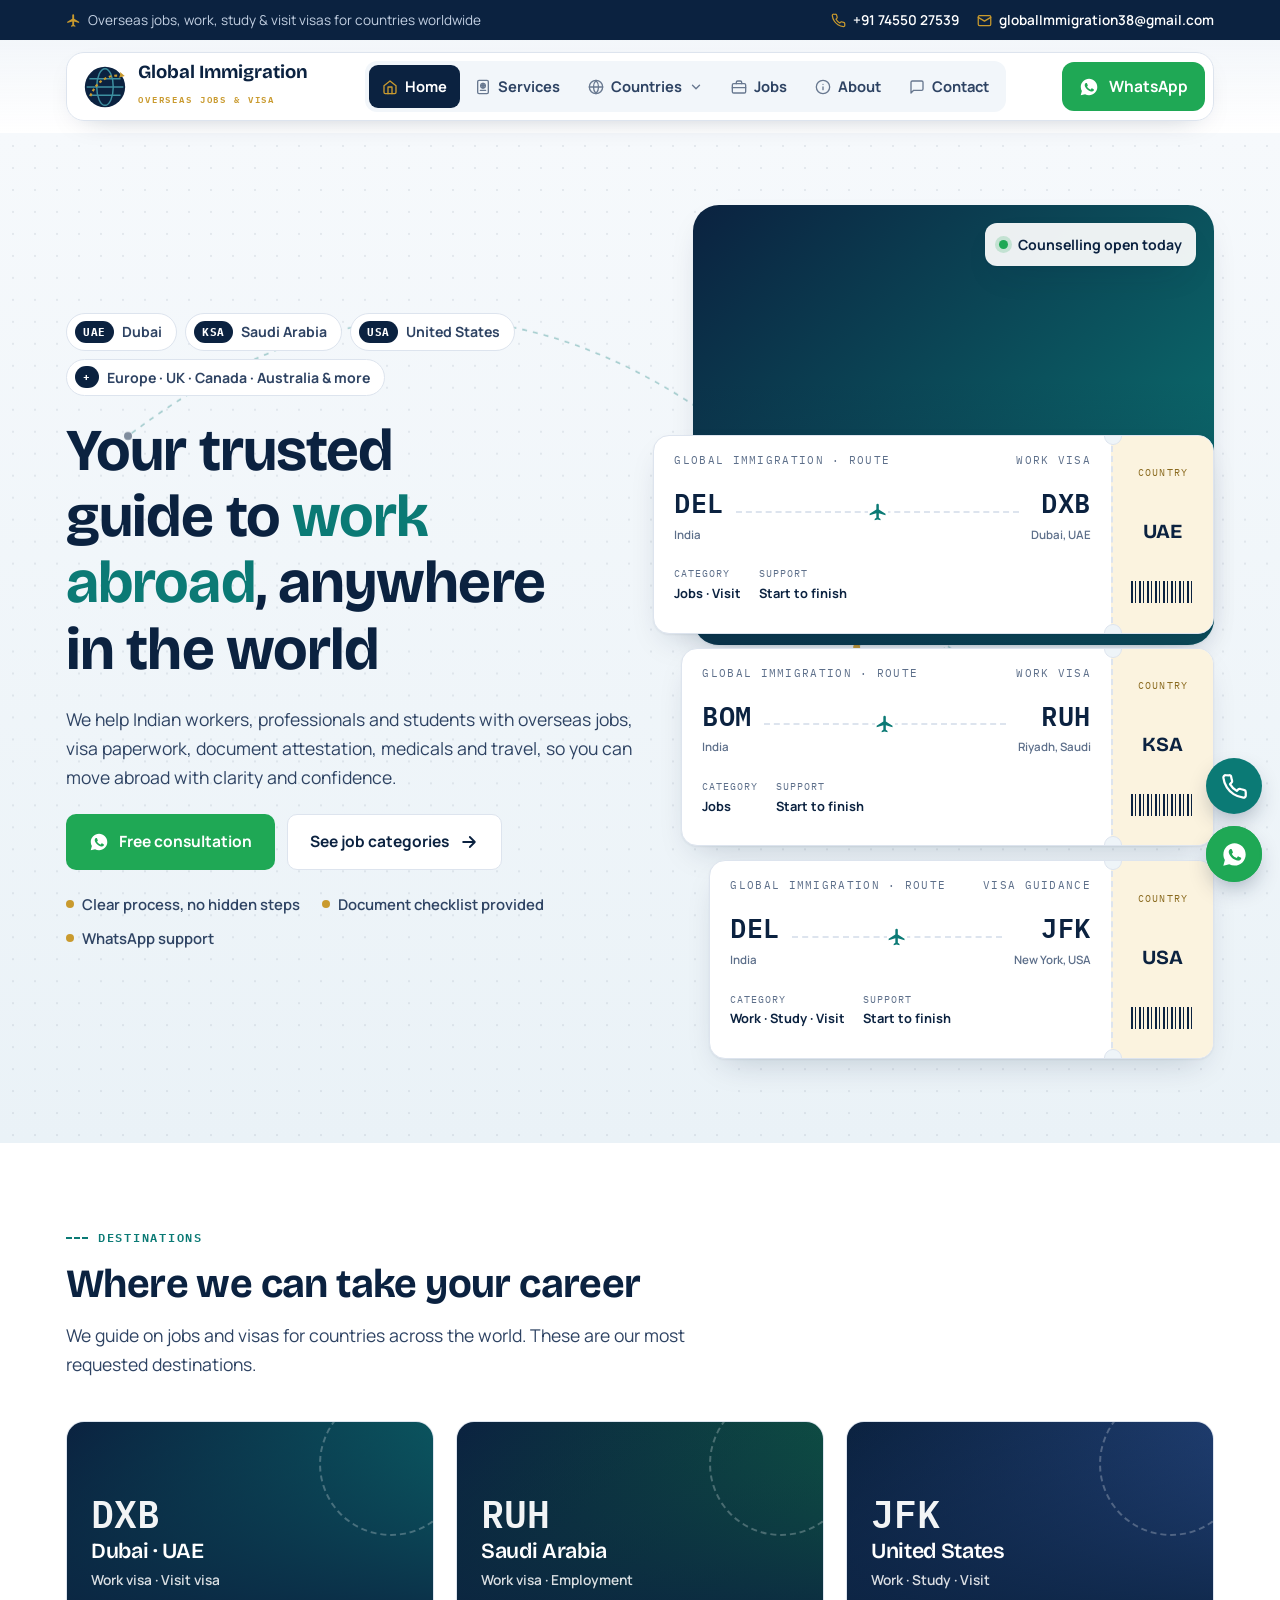
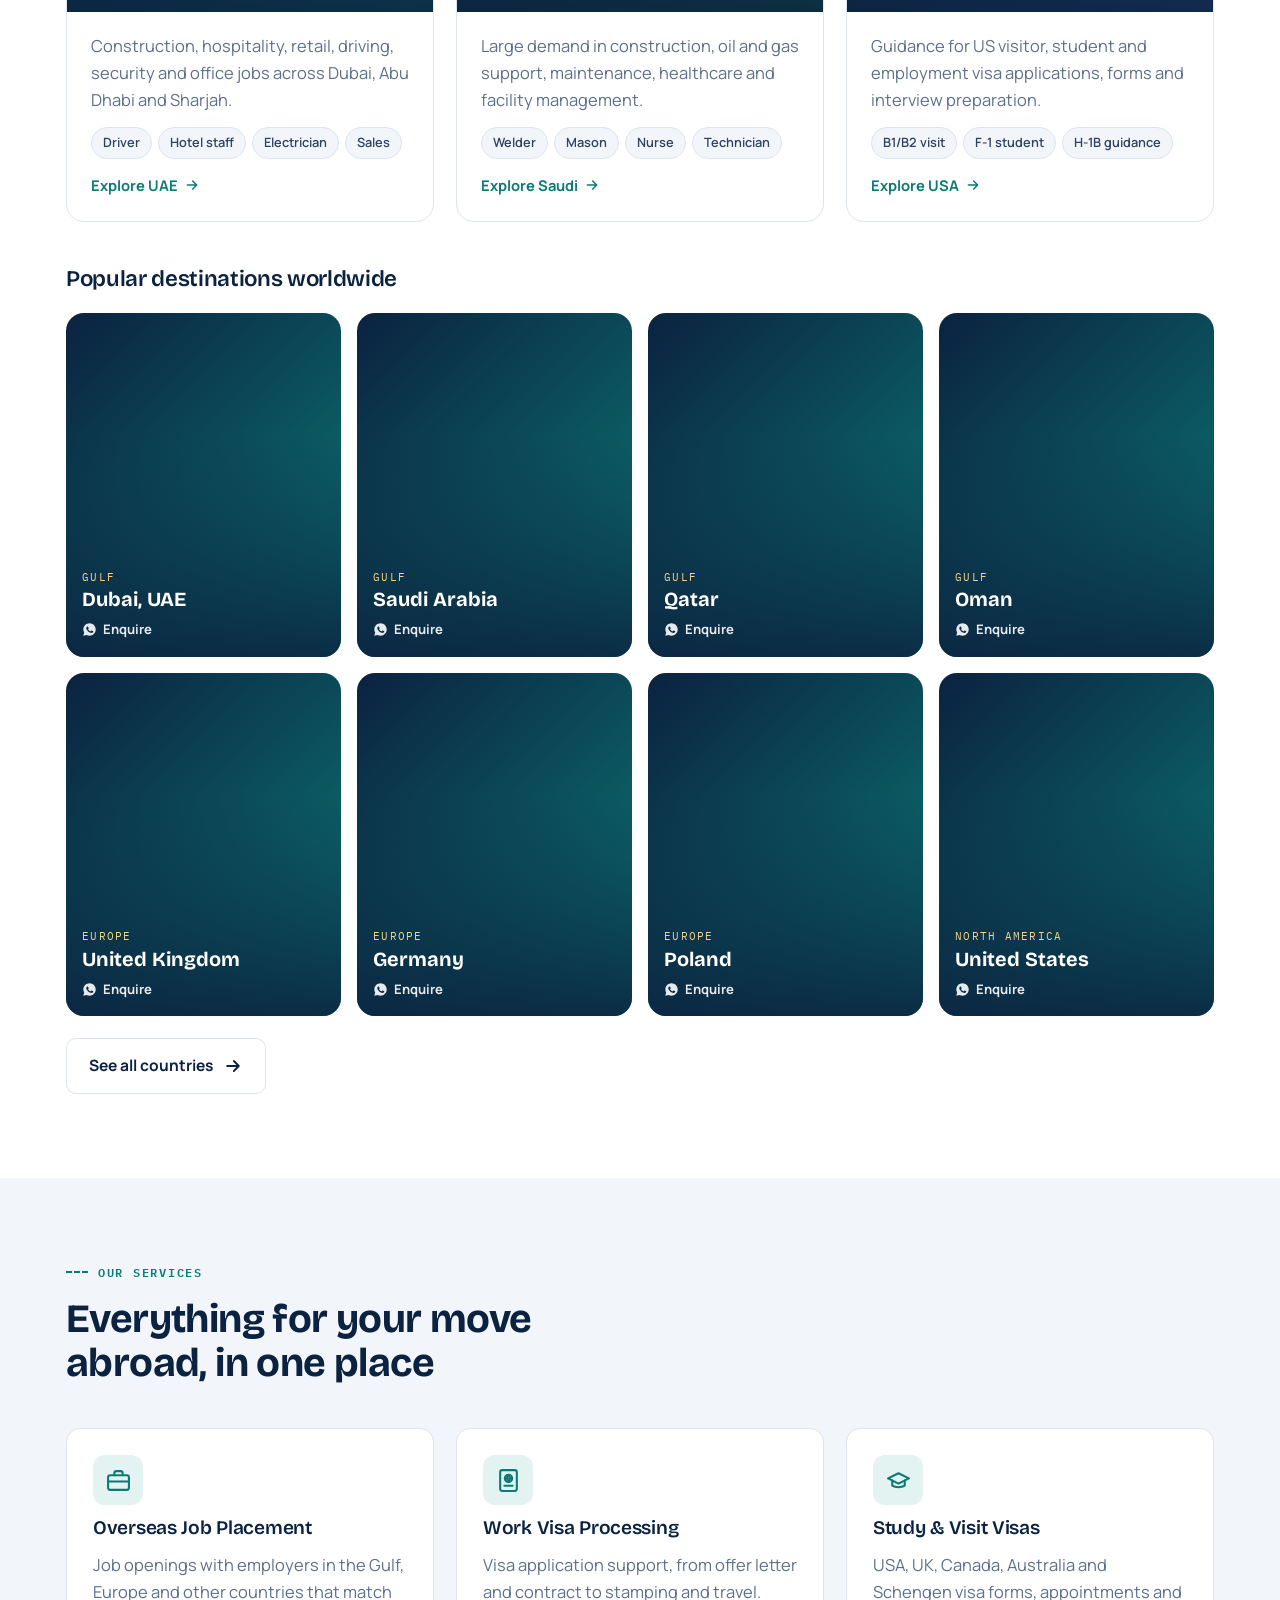
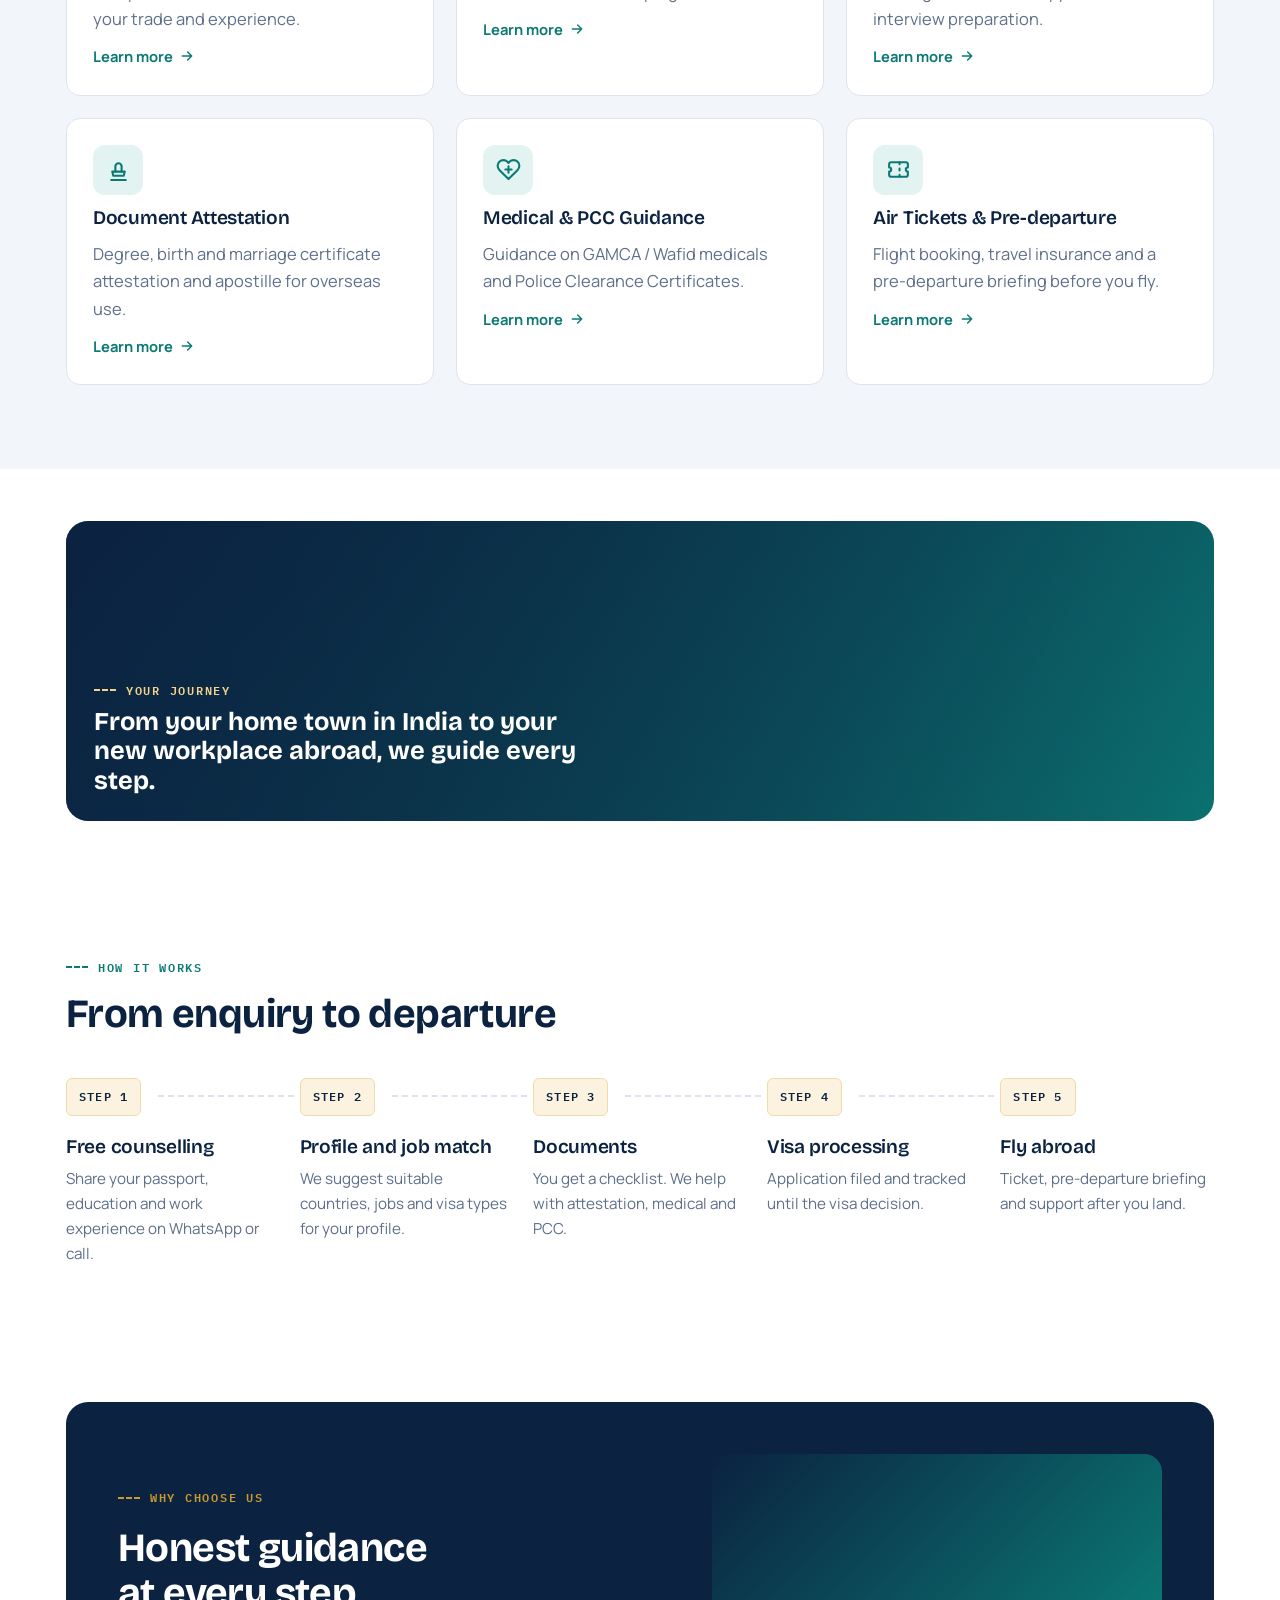
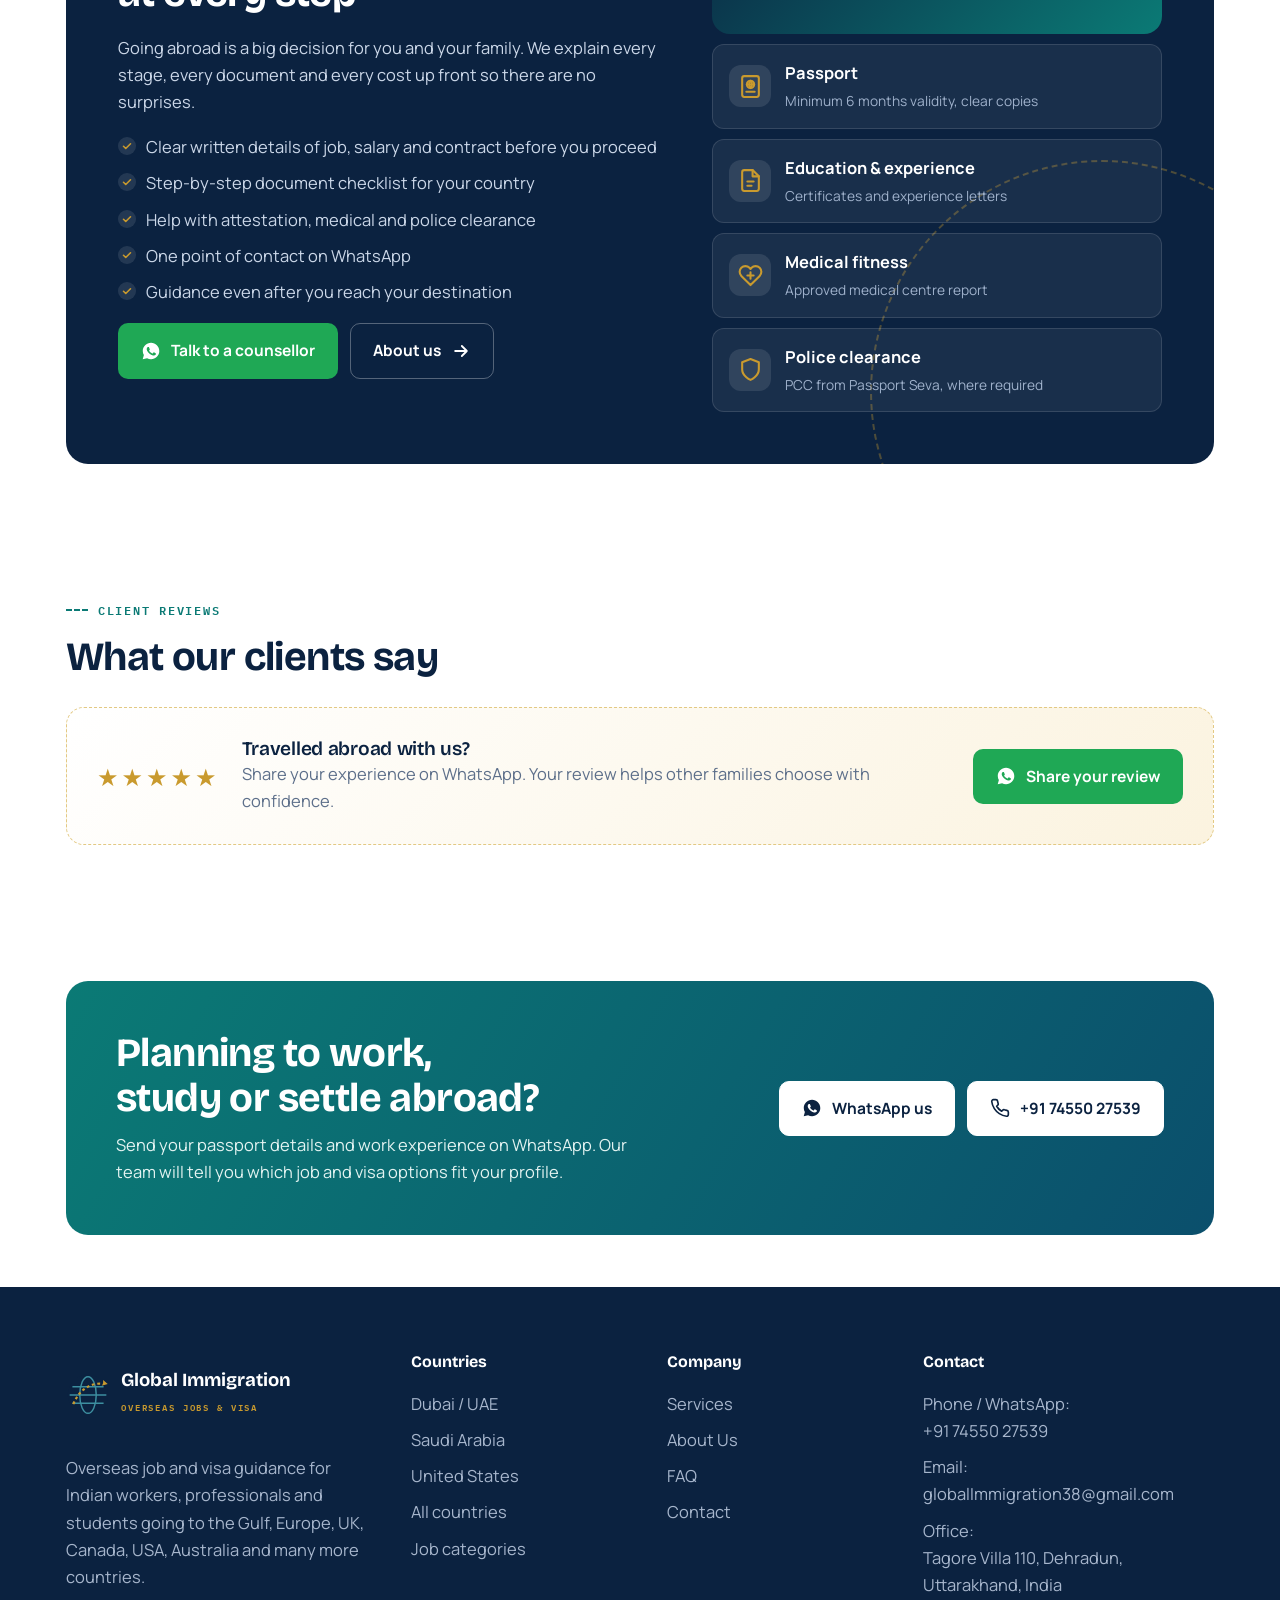
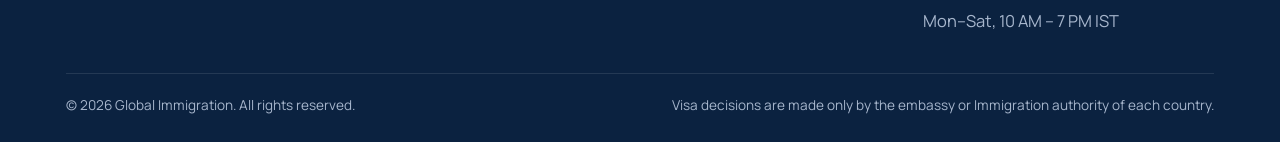
<file: index.html>
<!doctype html>
<html lang="en">
<head>
<meta charset="utf-8">
<meta name="viewport" content="width=device-width, initial-scale=1, viewport-fit=cover">
<title>Global Immigration</title>
<meta name="claude:viewport-fit-sides" content="cover">
<meta name="description" content="Overseas jobs, work, study and visit visa services for countries worldwide. Call +91 74550 27539.">
<link rel="icon" href="data:image/svg+xml,%3Csvg xmlns='http://www.w3.org/2000/svg' viewBox='0 0 48 48' %3E%3Ccircle cx='24' cy='24' r='22' fill='%230b2240'/%3E%3Cellipse cx='24' cy='24' rx='9' ry='20' fill='none' stroke='%233d8fa0' stroke-width='1.6'/%3E%3Cpath d='M4 24h40M7 15h34M7 33h34' stroke='%233d8fa0' stroke-width='1.6'/%3E%3Cpath d='M8 34C16 14 32 10 42 12' fill='none' stroke='%23c99a2e' stroke-width='2.4' stroke-dasharray='3 3'/%3E%3Cpath fill='%23c99a2e' d='m40.5 7.5 5 4.6-6.6 1.9 1.6-2.2Z'/%3E%3C/svg%3E">
<link rel="preconnect" href="https://fonts.googleapis.com"><link rel="preconnect" href="https://fonts.gstatic.com" crossorigin><link rel="stylesheet" href="https://fonts.googleapis.com/css2?family=Bricolage+Grotesque:opsz,wght@12..96,600;12..96,700&family=IBM+Plex+Mono:wght@500;600&family=Manrope:wght@400;500;600;700;800&display=swap">
<link rel="stylesheet" href="style.css">
</head>
<body>
<div class="topstrip"><div class="wrap"><span class="ti lt"><svg viewBox="0 0 24 24" fill="currentColor"><path d="M21 16v-2l-8-5V3.5a1.5 1.5 0 0 0-3 0V9l-8 5v2l8-2.5V19l-2 1.5V22l3.5-1 3.5 1v-1.5L13 19v-5.5l8 2.5Z"/></svg> Overseas jobs, work, study &amp; visit visas for countries worldwide</span><span class="c"><span class="ti"><svg viewBox="0 0 24 24" fill="none" stroke="currentColor" stroke-width="2" stroke-linecap="round" stroke-linejoin="round"><path d="M22 16.9v3a2 2 0 0 1-2.2 2 19.8 19.8 0 0 1-8.6-3.1 19.5 19.5 0 0 1-6-6A19.8 19.8 0 0 1 2.1 4.2 2 2 0 0 1 4.1 2h3a2 2 0 0 1 2 1.7c.1 1 .4 1.9.7 2.8a2 2 0 0 1-.5 2.1L8 9.9a16 16 0 0 0 6 6l1.3-1.3a2 2 0 0 1 2.1-.4c.9.3 1.8.6 2.8.7a2 2 0 0 1 1.7 2Z"/></svg><a href="tel:+917455027539">+91 74550 27539</a></span><span class="ti break"><svg viewBox="0 0 24 24" fill="none" stroke="currentColor" stroke-width="2" stroke-linecap="round" stroke-linejoin="round"><rect x="2" y="4" width="20" height="16" rx="2"/><path d="m22 7-10 6L2 7"/></svg><a href="mailto:globalImmigration38@gmail.com">globalImmigration38@gmail.com</a></span></span></div></div>
<header class="header"><div class="wrap"><div class="navbar">
<a class="brand" href="index.html"><svg class="mark" viewBox="0 0 48 48" aria-hidden="true"><circle cx="24" cy="24" r="22" fill="#0b2240"/><ellipse cx="24" cy="24" rx="9" ry="20" fill="none" stroke="#3d8fa0" stroke-width="1.6"/><path d="M4 24h40M7 15h34M7 33h34" stroke="#3d8fa0" stroke-width="1.6"/><path d="M8 34C16 14 32 10 42 12" fill="none" stroke="#c99a2e" stroke-width="2.4" stroke-dasharray="3 3"/><path fill="#c99a2e" d="m40.5 7.5 5 4.6-6.6 1.9 1.6-2.2Z"/></svg><span><b>Global Immigration</b><small>Overseas Jobs & Visa</small></span></a>
<nav class="nav" aria-label="Main">
<div class="drawer-only drawer-head"><a class="brand" href="index.html"><svg class="mark" viewBox="0 0 48 48" aria-hidden="true"><circle cx="24" cy="24" r="22" fill="#0b2240"/><ellipse cx="24" cy="24" rx="9" ry="20" fill="none" stroke="#3d8fa0" stroke-width="1.6"/><path d="M4 24h40M7 15h34M7 33h34" stroke="#3d8fa0" stroke-width="1.6"/><path d="M8 34C16 14 32 10 42 12" fill="none" stroke="#c99a2e" stroke-width="2.4" stroke-dasharray="3 3"/><path fill="#c99a2e" d="m40.5 7.5 5 4.6-6.6 1.9 1.6-2.2Z"/></svg><span><b>Global Immigration</b></span></a><button class="drawer-close" type="button" aria-label="Close menu"><svg viewBox="0 0 24 24" fill="none" stroke="currentColor" stroke-width="2.2" stroke-linecap="round"><path d="M6 6l12 12M18 6 6 18"/></svg></button></div>
<a href="index.html" class="active" aria-current="page"><svg viewBox="0 0 24 24" fill="none" stroke="currentColor" stroke-width="2" stroke-linecap="round" stroke-linejoin="round"><path d="m3 10 9-7 9 7v10a2 2 0 0 1-2 2H5a2 2 0 0 1-2-2Z"/><path d="M9 22V12h6v10"/></svg>Home</a><a href="services.html"><svg viewBox="0 0 24 24" fill="none" stroke="currentColor" stroke-width="2" stroke-linecap="round" stroke-linejoin="round"><rect x="4" y="2" width="16" height="20" rx="2"/><circle cx="12" cy="10" r="3.5"/><path d="M8.5 10h7M12 6.5c1 1 1.4 2.2 1.4 3.5S13 12.5 12 13.5M12 6.5c-1 1-1.4 2.2-1.4 3.5s.4 2.5 1.4 3.5M8 17h8"/></svg>Services</a><div class="dd"><button type="button" class="" aria-expanded="false" aria-haspopup="true"><svg viewBox="0 0 24 24" fill="none" stroke="currentColor" stroke-width="2" stroke-linecap="round" stroke-linejoin="round"><circle cx="12" cy="12" r="10"/><path d="M2 12h20M12 2a15 15 0 0 1 0 20M12 2a15 15 0 0 0 0 20"/></svg>Countries<svg class="chev" viewBox="0 0 24 24" fill="none" stroke="currentColor" stroke-width="2.4" stroke-linecap="round" stroke-linejoin="round"><path d="m6 9 6 6 6-6"/></svg></button>
<div class="dd-menu"><a href="countries.html#uae"><span class="code" style="background:#0b7a75">UAE</span><span><b>Dubai · UAE</b><small>Work visa · Visit visa</small></span></a>
<a href="countries.html#saudi"><span class="code" style="background:#106b45">KSA</span><span><b>Saudi Arabia</b><small>Work visa · Iqama</small></span></a>
<a href="countries.html#usa"><span class="code" style="background:#2c4f8f">USA</span><span><b>United States</b><small>Visit · Study · Work</small></span></a>
<a href="countries.html#all"><span class="code" style="background:#0b2240">ALL</span><span><b>All countries</b><small>Europe · UK · Canada · Australia · Asia</small></span></a></div></div><a href="jobs.html"><svg viewBox="0 0 24 24" fill="none" stroke="currentColor" stroke-width="2" stroke-linecap="round" stroke-linejoin="round"><rect x="2" y="7" width="20" height="14" rx="2"/><path d="M16 7V5a2 2 0 0 0-2-2h-4a2 2 0 0 0-2 2v2M2 13h20"/></svg>Jobs</a><a href="about.html"><svg viewBox="0 0 24 24" fill="none" stroke="currentColor" stroke-width="2" stroke-linecap="round"><circle cx="12" cy="12" r="10"/><path d="M12 16v-4M12 8h.01"/></svg>About</a><a href="contact.html"><svg viewBox="0 0 24 24" fill="none" stroke="currentColor" stroke-width="2" stroke-linecap="round" stroke-linejoin="round"><path d="M21 15a2 2 0 0 1-2 2H7l-4 4V5a2 2 0 0 1 2-2h14a2 2 0 0 1 2 2Z"/></svg>Contact</a>
<div class="drawer-only drawer-foot"><a class="btn btn-wa" href="https://wa.me/917455027539?text=Hello,%20I%20want%20to%20go%20abroad.%20Please%20guide%20me."><svg viewBox="0 0 24 24" fill="currentColor"><path d="M12.04 2C6.58 2 2.13 6.45 2.13 11.91c0 1.75.46 3.45 1.32 4.95L2.05 22l5.25-1.38a9.9 9.9 0 0 0 4.74 1.21c5.46 0 9.91-4.45 9.91-9.91C21.95 6.45 17.5 2 12.04 2Zm5.8 14.03c-.24.68-1.42 1.32-1.96 1.37-.5.05-.97.23-3.27-.68-2.76-1.09-4.5-3.92-4.64-4.1-.14-.18-1.1-1.47-1.1-2.81 0-1.34.7-2 .95-2.27.25-.27.54-.34.72-.34h.52c.17 0 .4-.06.62.47.24.56.8 1.94.87 2.08.07.14.12.3.02.48-.09.18-.14.3-.27.46-.14.16-.29.36-.41.48-.14.14-.28.29-.12.56.16.27.71 1.17 1.52 1.89 1.04.93 1.92 1.22 2.19 1.36.27.14.43.12.59-.07.16-.18.68-.79.86-1.07.18-.27.36-.23.61-.14.25.09 1.59.75 1.86.89.27.14.45.2.52.32.07.11.07.66-.17 1.34Z"/></svg> WhatsApp +91 74550 27539</a><a class="btn btn-ghost" href="tel:+917455027539"><svg viewBox="0 0 24 24" fill="none" stroke="currentColor" stroke-width="2" stroke-linecap="round" stroke-linejoin="round"><path d="M22 16.9v3a2 2 0 0 1-2.2 2 19.8 19.8 0 0 1-8.6-3.1 19.5 19.5 0 0 1-6-6A19.8 19.8 0 0 1 2.1 4.2 2 2 0 0 1 4.1 2h3a2 2 0 0 1 2 1.7c.1 1 .4 1.9.7 2.8a2 2 0 0 1-.5 2.1L8 9.9a16 16 0 0 0 6 6l1.3-1.3a2 2 0 0 1 2.1-.4c.9.3 1.8.6 2.8.7a2 2 0 0 1 1.7 2Z"/></svg> Call now</a><a class="btn btn-ghost" href="mailto:globalImmigration38@gmail.com"><svg viewBox="0 0 24 24" fill="none" stroke="currentColor" stroke-width="2" stroke-linecap="round" stroke-linejoin="round"><rect x="2" y="4" width="20" height="16" rx="2"/><path d="m22 7-10 6L2 7"/></svg> Email us</a></div>
</nav>
<div class="nav-cta"><a class="call-chip" href="tel:+917455027539"><span class="ci"><svg viewBox="0 0 24 24" fill="none" stroke="currentColor" stroke-width="2" stroke-linecap="round" stroke-linejoin="round"><path d="M22 16.9v3a2 2 0 0 1-2.2 2 19.8 19.8 0 0 1-8.6-3.1 19.5 19.5 0 0 1-6-6A19.8 19.8 0 0 1 2.1 4.2 2 2 0 0 1 4.1 2h3a2 2 0 0 1 2 1.7c.1 1 .4 1.9.7 2.8a2 2 0 0 1-.5 2.1L8 9.9a16 16 0 0 0 6 6l1.3-1.3a2 2 0 0 1 2.1-.4c.9.3 1.8.6 2.8.7a2 2 0 0 1 1.7 2Z"/></svg></span><span><small>Call us</small><b>+91 74550 27539</b></span></a><a class="btn btn-wa" href="https://wa.me/917455027539?text=Hello,%20I%20want%20to%20go%20abroad.%20Please%20guide%20me."><svg viewBox="0 0 24 24" fill="currentColor"><path d="M12.04 2C6.58 2 2.13 6.45 2.13 11.91c0 1.75.46 3.45 1.32 4.95L2.05 22l5.25-1.38a9.9 9.9 0 0 0 4.74 1.21c5.46 0 9.91-4.45 9.91-9.91C21.95 6.45 17.5 2 12.04 2Zm5.8 14.03c-.24.68-1.42 1.32-1.96 1.37-.5.05-.97.23-3.27-.68-2.76-1.09-4.5-3.92-4.64-4.1-.14-.18-1.1-1.47-1.1-2.81 0-1.34.7-2 .95-2.27.25-.27.54-.34.72-.34h.52c.17 0 .4-.06.62.47.24.56.8 1.94.87 2.08.07.14.12.3.02.48-.09.18-.14.3-.27.46-.14.16-.29.36-.41.48-.14.14-.28.29-.12.56.16.27.71 1.17 1.52 1.89 1.04.93 1.92 1.22 2.19 1.36.27.14.43.12.59-.07.16-.18.68-.79.86-1.07.18-.27.36-.23.61-.14.25.09 1.59.75 1.86.89.27.14.45.2.52.32.07.11.07.66-.17 1.34Z"/></svg> WhatsApp</a>
<button class="burger" type="button" aria-label="Open menu" aria-expanded="false"><svg viewBox="0 0 24 24" fill="none" stroke="currentColor" stroke-width="2" stroke-linecap="round"><path d="M4 7h16M4 12h16M4 17h16"/></svg></button></div>
</div></div></header>
<div class="scrim"></div>
<main>
<section class="hero"><canvas id="routes" aria-hidden="true"></canvas><div class="wrap">
<div class="hero-copy">
<div class="flags"><span class="flag"><i>UAE</i> Dubai</span><span class="flag"><i>KSA</i> Saudi Arabia</span><span class="flag"><i>USA</i> United States</span><span class="flag"><i>+</i> Europe · UK · Canada · Australia &amp; more</span></div>
<h1>Your trusted guide to <em>work abroad</em>, anywhere in the world</h1>
<p class="lead">We help Indian workers, professionals and students with overseas jobs, visa paperwork, document attestation, medicals and travel, so you can move abroad with clarity and confidence.</p>
<div class="btn-row"><a class="btn btn-wa" href="https://wa.me/917455027539?text=Hello,%20I%20want%20to%20work%20abroad.%20Please%20guide%20me."><svg viewBox="0 0 24 24" fill="currentColor"><path d="M12.04 2C6.58 2 2.13 6.45 2.13 11.91c0 1.75.46 3.45 1.32 4.95L2.05 22l5.25-1.38a9.9 9.9 0 0 0 4.74 1.21c5.46 0 9.91-4.45 9.91-9.91C21.95 6.45 17.5 2 12.04 2Zm5.8 14.03c-.24.68-1.42 1.32-1.96 1.37-.5.05-.97.23-3.27-.68-2.76-1.09-4.5-3.92-4.64-4.1-.14-.18-1.1-1.47-1.1-2.81 0-1.34.7-2 .95-2.27.25-.27.54-.34.72-.34h.52c.17 0 .4-.06.62.47.24.56.8 1.94.87 2.08.07.14.12.3.02.48-.09.18-.14.3-.27.46-.14.16-.29.36-.41.48-.14.14-.28.29-.12.56.16.27.71 1.17 1.52 1.89 1.04.93 1.92 1.22 2.19 1.36.27.14.43.12.59-.07.16-.18.68-.79.86-1.07.18-.27.36-.23.61-.14.25.09 1.59.75 1.86.89.27.14.45.2.52.32.07.11.07.66-.17 1.34Z"/></svg> Free consultation</a><a class="btn btn-ghost" href="jobs.html">See job categories <svg viewBox="0 0 24 24" width="16" height="16" fill="none" stroke="currentColor" stroke-width="2.2" stroke-linecap="round" stroke-linejoin="round"><path d="M5 12h14M13 6l6 6-6 6"/></svg></a></div>
<div class="hero-points"><span>Clear process, no hidden steps</span><span>Document checklist provided</span><span>WhatsApp support</span></div>
</div>
<div class="hero-visual"><div class="ph hero-photo"><img src="https://images.unsplash.com/photo-1436491865332-7a61a109cc05?auto=format&fit=crop&w=1200&q=70" alt="Passenger aircraft flying above the clouds" decoding="async" onerror="this.remove()"><span class="photo-badge"><i></i> Counselling open today</span></div><div class="passes" aria-label="Destinations we cover"><div class="pass"><div class="pass-main"><div class="pass-top"><span>Global Immigration · Route</span><span>Work visa</span></div>
<div class="route"><div><b>DEL</b><small>India</small></div><span class="line"><svg viewBox="0 0 24 24" fill="currentColor"><path d="M21 16v-2l-8-5V3.5a1.5 1.5 0 0 0-3 0V9l-8 5v2l8-2.5V19l-2 1.5V22l3.5-1 3.5 1v-1.5L13 19v-5.5l8 2.5Z"/></svg></span><div style="text-align:right"><b>DXB</b><small>Dubai, UAE</small></div></div>
<dl class="pass-meta"><div><dt>Category</dt><dd>Jobs · Visit</dd></div><div><dt>Support</dt><dd>Start to finish</dd></div></dl></div>
<div class="pass-stub"><span>Country</span><b>UAE</b><div class="barcode"></div></div></div><div class="pass"><div class="pass-main"><div class="pass-top"><span>Global Immigration · Route</span><span>Work visa</span></div>
<div class="route"><div><b>BOM</b><small>India</small></div><span class="line"><svg viewBox="0 0 24 24" fill="currentColor"><path d="M21 16v-2l-8-5V3.5a1.5 1.5 0 0 0-3 0V9l-8 5v2l8-2.5V19l-2 1.5V22l3.5-1 3.5 1v-1.5L13 19v-5.5l8 2.5Z"/></svg></span><div style="text-align:right"><b>RUH</b><small>Riyadh, Saudi</small></div></div>
<dl class="pass-meta"><div><dt>Category</dt><dd>Jobs</dd></div><div><dt>Support</dt><dd>Start to finish</dd></div></dl></div>
<div class="pass-stub"><span>Country</span><b>KSA</b><div class="barcode"></div></div></div><div class="pass"><div class="pass-main"><div class="pass-top"><span>Global Immigration · Route</span><span>Visa guidance</span></div>
<div class="route"><div><b>DEL</b><small>India</small></div><span class="line"><svg viewBox="0 0 24 24" fill="currentColor"><path d="M21 16v-2l-8-5V3.5a1.5 1.5 0 0 0-3 0V9l-8 5v2l8-2.5V19l-2 1.5V22l3.5-1 3.5 1v-1.5L13 19v-5.5l8 2.5Z"/></svg></span><div style="text-align:right"><b>JFK</b><small>New York, USA</small></div></div>
<dl class="pass-meta"><div><dt>Category</dt><dd>Work · Study · Visit</dd></div><div><dt>Support</dt><dd>Start to finish</dd></div></dl></div>
<div class="pass-stub"><span>Country</span><b>USA</b><div class="barcode"></div></div></div></div></div>
</div></section>

<section class="band"><div class="wrap">
<div class="sec-head"><span class="eyebrow">Destinations</span><h2>Where we can take your career</h2><p class="lead">We guide on jobs and visas for countries across the world. These are our most requested destinations.</p></div>
<div class="grid g3">
<a class="country" href="countries.html#uae"><div class="country-top ph c-uae"><img src="https://images.unsplash.com/photo-1661630802936-5ff15855cd1f?auto=format&fit=crop&w=900&q=70" alt="Dubai skyline at sunset" loading="lazy" decoding="async" onerror="this.remove()"><span class="code">DXB</span><h3>Dubai · UAE</h3><small>Work visa · Visit visa</small></div><div class="country-body"><p class="muted">Construction, hospitality, retail, driving, security and office jobs across Dubai, Abu Dhabi and Sharjah.</p><div class="chips"><span class="chip">Driver</span><span class="chip">Hotel staff</span><span class="chip">Electrician</span><span class="chip">Sales</span></div><span class="more">Explore UAE <svg viewBox="0 0 24 24" width="16" height="16" fill="none" stroke="currentColor" stroke-width="2.2" stroke-linecap="round" stroke-linejoin="round"><path d="M5 12h14M13 6l6 6-6 6"/></svg></span></div></a>
<a class="country" href="countries.html#saudi"><div class="country-top ph c-ksa"><img src="https://images.unsplash.com/photo-1506795213373-430e921fe2ed?auto=format&fit=crop&w=900&q=70" alt="Kingdom Centre tower in Riyadh" loading="lazy" decoding="async" onerror="this.remove()"><span class="code">RUH</span><h3>Saudi Arabia</h3><small>Work visa · Employment</small></div><div class="country-body"><p class="muted">Large demand in construction, oil and gas support, maintenance, healthcare and facility management.</p><div class="chips"><span class="chip">Welder</span><span class="chip">Mason</span><span class="chip">Nurse</span><span class="chip">Technician</span></div><span class="more">Explore Saudi <svg viewBox="0 0 24 24" width="16" height="16" fill="none" stroke="currentColor" stroke-width="2.2" stroke-linecap="round" stroke-linejoin="round"><path d="M5 12h14M13 6l6 6-6 6"/></svg></span></div></a>
<a class="country" href="countries.html#usa"><div class="country-top ph c-usa"><img src="https://images.unsplash.com/photo-1599683418126-ff992c715d41?auto=format&fit=crop&w=900&q=70" alt="New York City skyline" loading="lazy" decoding="async" onerror="this.remove()"><span class="code">JFK</span><h3>United States</h3><small>Work · Study · Visit</small></div><div class="country-body"><p class="muted">Guidance for US visitor, student and employment visa applications, forms and interview preparation.</p><div class="chips"><span class="chip">B1/B2 visit</span><span class="chip">F-1 student</span><span class="chip">H-1B guidance</span></div><span class="more">Explore USA <svg viewBox="0 0 24 24" width="16" height="16" fill="none" stroke="currentColor" stroke-width="2.2" stroke-linecap="round" stroke-linejoin="round"><path d="M5 12h14M13 6l6 6-6 6"/></svg></span></div></a>
</div>
<div style="margin-top:44px;display:grid;gap:22px"><h3 style="font-size:1.4rem">Popular destinations worldwide</h3><div class="dest-grid"><a class="dest ph" href="https://wa.me/917455027539?text=Hello,%20I%20want%20to%20go%20to%20Dubai,%20UAE"><img src="https://images.unsplash.com/photo-1661630802936-5ff15855cd1f?auto=format&fit=crop&w=700&q=70" alt="Burj Khalifa and Dubai skyline" loading="lazy" decoding="async" onerror="this.remove()"><span class="dest-txt"><small>Gulf</small><b>Dubai, UAE</b><em><svg viewBox="0 0 24 24" fill="currentColor"><path d="M12.04 2C6.58 2 2.13 6.45 2.13 11.91c0 1.75.46 3.45 1.32 4.95L2.05 22l5.25-1.38a9.9 9.9 0 0 0 4.74 1.21c5.46 0 9.91-4.45 9.91-9.91C21.95 6.45 17.5 2 12.04 2Zm5.8 14.03c-.24.68-1.42 1.32-1.96 1.37-.5.05-.97.23-3.27-.68-2.76-1.09-4.5-3.92-4.64-4.1-.14-.18-1.1-1.47-1.1-2.81 0-1.34.7-2 .95-2.27.25-.27.54-.34.72-.34h.52c.17 0 .4-.06.62.47.24.56.8 1.94.87 2.08.07.14.12.3.02.48-.09.18-.14.3-.27.46-.14.16-.29.36-.41.48-.14.14-.28.29-.12.56.16.27.71 1.17 1.52 1.89 1.04.93 1.92 1.22 2.19 1.36.27.14.43.12.59-.07.16-.18.68-.79.86-1.07.18-.27.36-.23.61-.14.25.09 1.59.75 1.86.89.27.14.45.2.52.32.07.11.07.66-.17 1.34Z"/></svg> Enquire</em></span></a><a class="dest ph" href="https://wa.me/917455027539?text=Hello,%20I%20want%20to%20go%20to%20Saudi%20Arabia"><img src="https://images.unsplash.com/photo-1506795213373-430e921fe2ed?auto=format&fit=crop&w=700&q=70" alt="Kingdom Centre tower in Riyadh" loading="lazy" decoding="async" onerror="this.remove()"><span class="dest-txt"><small>Gulf</small><b>Saudi Arabia</b><em><svg viewBox="0 0 24 24" fill="currentColor"><path d="M12.04 2C6.58 2 2.13 6.45 2.13 11.91c0 1.75.46 3.45 1.32 4.95L2.05 22l5.25-1.38a9.9 9.9 0 0 0 4.74 1.21c5.46 0 9.91-4.45 9.91-9.91C21.95 6.45 17.5 2 12.04 2Zm5.8 14.03c-.24.68-1.42 1.32-1.96 1.37-.5.05-.97.23-3.27-.68-2.76-1.09-4.5-3.92-4.64-4.1-.14-.18-1.1-1.47-1.1-2.81 0-1.34.7-2 .95-2.27.25-.27.54-.34.72-.34h.52c.17 0 .4-.06.62.47.24.56.8 1.94.87 2.08.07.14.12.3.02.48-.09.18-.14.3-.27.46-.14.16-.29.36-.41.48-.14.14-.28.29-.12.56.16.27.71 1.17 1.52 1.89 1.04.93 1.92 1.22 2.19 1.36.27.14.43.12.59-.07.16-.18.68-.79.86-1.07.18-.27.36-.23.61-.14.25.09 1.59.75 1.86.89.27.14.45.2.52.32.07.11.07.66-.17 1.34Z"/></svg> Enquire</em></span></a><a class="dest ph" href="https://wa.me/917455027539?text=Hello,%20I%20want%20to%20go%20to%20Qatar"><img src="https://images.unsplash.com/photo-1685113872064-de4180a0ea93?auto=format&fit=crop&w=700&q=70" alt="Doha skyline" loading="lazy" decoding="async" onerror="this.remove()"><span class="dest-txt"><small>Gulf</small><b>Qatar</b><em><svg viewBox="0 0 24 24" fill="currentColor"><path d="M12.04 2C6.58 2 2.13 6.45 2.13 11.91c0 1.75.46 3.45 1.32 4.95L2.05 22l5.25-1.38a9.9 9.9 0 0 0 4.74 1.21c5.46 0 9.91-4.45 9.91-9.91C21.95 6.45 17.5 2 12.04 2Zm5.8 14.03c-.24.68-1.42 1.32-1.96 1.37-.5.05-.97.23-3.27-.68-2.76-1.09-4.5-3.92-4.64-4.1-.14-.18-1.1-1.47-1.1-2.81 0-1.34.7-2 .95-2.27.25-.27.54-.34.72-.34h.52c.17 0 .4-.06.62.47.24.56.8 1.94.87 2.08.07.14.12.3.02.48-.09.18-.14.3-.27.46-.14.16-.29.36-.41.48-.14.14-.28.29-.12.56.16.27.71 1.17 1.52 1.89 1.04.93 1.92 1.22 2.19 1.36.27.14.43.12.59-.07.16-.18.68-.79.86-1.07.18-.27.36-.23.61-.14.25.09 1.59.75 1.86.89.27.14.45.2.52.32.07.11.07.66-.17 1.34Z"/></svg> Enquire</em></span></a><a class="dest ph" href="https://wa.me/917455027539?text=Hello,%20I%20want%20to%20go%20to%20Oman"><img src="https://images.unsplash.com/photo-1599743777555-e362a2feab39?auto=format&fit=crop&w=700&q=70" alt="Mosque with blue dome in Muscat" loading="lazy" decoding="async" onerror="this.remove()"><span class="dest-txt"><small>Gulf</small><b>Oman</b><em><svg viewBox="0 0 24 24" fill="currentColor"><path d="M12.04 2C6.58 2 2.13 6.45 2.13 11.91c0 1.75.46 3.45 1.32 4.95L2.05 22l5.25-1.38a9.9 9.9 0 0 0 4.74 1.21c5.46 0 9.91-4.45 9.91-9.91C21.95 6.45 17.5 2 12.04 2Zm5.8 14.03c-.24.68-1.42 1.32-1.96 1.37-.5.05-.97.23-3.27-.68-2.76-1.09-4.5-3.92-4.64-4.1-.14-.18-1.1-1.47-1.1-2.81 0-1.34.7-2 .95-2.27.25-.27.54-.34.72-.34h.52c.17 0 .4-.06.62.47.24.56.8 1.94.87 2.08.07.14.12.3.02.48-.09.18-.14.3-.27.46-.14.16-.29.36-.41.48-.14.14-.28.29-.12.56.16.27.71 1.17 1.52 1.89 1.04.93 1.92 1.22 2.19 1.36.27.14.43.12.59-.07.16-.18.68-.79.86-1.07.18-.27.36-.23.61-.14.25.09 1.59.75 1.86.89.27.14.45.2.52.32.07.11.07.66-.17 1.34Z"/></svg> Enquire</em></span></a><a class="dest ph" href="https://wa.me/917455027539?text=Hello,%20I%20want%20to%20go%20to%20United%20Kingdom"><img src="https://images.unsplash.com/photo-1486299267070-83823f5448dd?auto=format&fit=crop&w=700&q=70" alt="Big Ben in London" loading="lazy" decoding="async" onerror="this.remove()"><span class="dest-txt"><small>Europe</small><b>United Kingdom</b><em><svg viewBox="0 0 24 24" fill="currentColor"><path d="M12.04 2C6.58 2 2.13 6.45 2.13 11.91c0 1.75.46 3.45 1.32 4.95L2.05 22l5.25-1.38a9.9 9.9 0 0 0 4.74 1.21c5.46 0 9.91-4.45 9.91-9.91C21.95 6.45 17.5 2 12.04 2Zm5.8 14.03c-.24.68-1.42 1.32-1.96 1.37-.5.05-.97.23-3.27-.68-2.76-1.09-4.5-3.92-4.64-4.1-.14-.18-1.1-1.47-1.1-2.81 0-1.34.7-2 .95-2.27.25-.27.54-.34.72-.34h.52c.17 0 .4-.06.62.47.24.56.8 1.94.87 2.08.07.14.12.3.02.48-.09.18-.14.3-.27.46-.14.16-.29.36-.41.48-.14.14-.28.29-.12.56.16.27.71 1.17 1.52 1.89 1.04.93 1.92 1.22 2.19 1.36.27.14.43.12.59-.07.16-.18.68-.79.86-1.07.18-.27.36-.23.61-.14.25.09 1.59.75 1.86.89.27.14.45.2.52.32.07.11.07.66-.17 1.34Z"/></svg> Enquire</em></span></a><a class="dest ph" href="https://wa.me/917455027539?text=Hello,%20I%20want%20to%20go%20to%20Germany"><img src="https://images.unsplash.com/photo-1587330979470-3595ac045ab0?auto=format&fit=crop&w=700&q=70" alt="Brandenburg Gate in Berlin at night" loading="lazy" decoding="async" onerror="this.remove()"><span class="dest-txt"><small>Europe</small><b>Germany</b><em><svg viewBox="0 0 24 24" fill="currentColor"><path d="M12.04 2C6.58 2 2.13 6.45 2.13 11.91c0 1.75.46 3.45 1.32 4.95L2.05 22l5.25-1.38a9.9 9.9 0 0 0 4.74 1.21c5.46 0 9.91-4.45 9.91-9.91C21.95 6.45 17.5 2 12.04 2Zm5.8 14.03c-.24.68-1.42 1.32-1.96 1.37-.5.05-.97.23-3.27-.68-2.76-1.09-4.5-3.92-4.64-4.1-.14-.18-1.1-1.47-1.1-2.81 0-1.34.7-2 .95-2.27.25-.27.54-.34.72-.34h.52c.17 0 .4-.06.62.47.24.56.8 1.94.87 2.08.07.14.12.3.02.48-.09.18-.14.3-.27.46-.14.16-.29.36-.41.48-.14.14-.28.29-.12.56.16.27.71 1.17 1.52 1.89 1.04.93 1.92 1.22 2.19 1.36.27.14.43.12.59-.07.16-.18.68-.79.86-1.07.18-.27.36-.23.61-.14.25.09 1.59.75 1.86.89.27.14.45.2.52.32.07.11.07.66-.17 1.34Z"/></svg> Enquire</em></span></a><a class="dest ph" href="https://wa.me/917455027539?text=Hello,%20I%20want%20to%20go%20to%20Poland"><img src="https://images.unsplash.com/photo-1607078486875-a697a8a38e87?auto=format&fit=crop&w=700&q=70" alt="Warsaw city skyline" loading="lazy" decoding="async" onerror="this.remove()"><span class="dest-txt"><small>Europe</small><b>Poland</b><em><svg viewBox="0 0 24 24" fill="currentColor"><path d="M12.04 2C6.58 2 2.13 6.45 2.13 11.91c0 1.75.46 3.45 1.32 4.95L2.05 22l5.25-1.38a9.9 9.9 0 0 0 4.74 1.21c5.46 0 9.91-4.45 9.91-9.91C21.95 6.45 17.5 2 12.04 2Zm5.8 14.03c-.24.68-1.42 1.32-1.96 1.37-.5.05-.97.23-3.27-.68-2.76-1.09-4.5-3.92-4.64-4.1-.14-.18-1.1-1.47-1.1-2.81 0-1.34.7-2 .95-2.27.25-.27.54-.34.72-.34h.52c.17 0 .4-.06.62.47.24.56.8 1.94.87 2.08.07.14.12.3.02.48-.09.18-.14.3-.27.46-.14.16-.29.36-.41.48-.14.14-.28.29-.12.56.16.27.71 1.17 1.52 1.89 1.04.93 1.92 1.22 2.19 1.36.27.14.43.12.59-.07.16-.18.68-.79.86-1.07.18-.27.36-.23.61-.14.25.09 1.59.75 1.86.89.27.14.45.2.52.32.07.11.07.66-.17 1.34Z"/></svg> Enquire</em></span></a><a class="dest ph" href="https://wa.me/917455027539?text=Hello,%20I%20want%20to%20go%20to%20United%20States"><img src="https://images.unsplash.com/photo-1599683418126-ff992c715d41?auto=format&fit=crop&w=700&q=70" alt="New York City skyline" loading="lazy" decoding="async" onerror="this.remove()"><span class="dest-txt"><small>North America</small><b>United States</b><em><svg viewBox="0 0 24 24" fill="currentColor"><path d="M12.04 2C6.58 2 2.13 6.45 2.13 11.91c0 1.75.46 3.45 1.32 4.95L2.05 22l5.25-1.38a9.9 9.9 0 0 0 4.74 1.21c5.46 0 9.91-4.45 9.91-9.91C21.95 6.45 17.5 2 12.04 2Zm5.8 14.03c-.24.68-1.42 1.32-1.96 1.37-.5.05-.97.23-3.27-.68-2.76-1.09-4.5-3.92-4.64-4.1-.14-.18-1.1-1.47-1.1-2.81 0-1.34.7-2 .95-2.27.25-.27.54-.34.72-.34h.52c.17 0 .4-.06.62.47.24.56.8 1.94.87 2.08.07.14.12.3.02.48-.09.18-.14.3-.27.46-.14.16-.29.36-.41.48-.14.14-.28.29-.12.56.16.27.71 1.17 1.52 1.89 1.04.93 1.92 1.22 2.19 1.36.27.14.43.12.59-.07.16-.18.68-.79.86-1.07.18-.27.36-.23.61-.14.25.09 1.59.75 1.86.89.27.14.45.2.52.32.07.11.07.66-.17 1.34Z"/></svg> Enquire</em></span></a></div><div><a class="btn btn-ghost" href="countries.html#all">See all countries <svg viewBox="0 0 24 24" width="16" height="16" fill="none" stroke="currentColor" stroke-width="2.2" stroke-linecap="round" stroke-linejoin="round"><path d="M5 12h14M13 6l6 6-6 6"/></svg></a></div></div>
</div></section>

<section class="band mist"><div class="wrap">
<div class="sec-head"><span class="eyebrow">Our services</span><h2>Everything for your move abroad, in one place</h2></div>
<div class="grid g3">
<a class="card" href="services.html#jobs"><div class="ico"><svg viewBox="0 0 24 24" fill="none" stroke="currentColor" stroke-width="2" stroke-linecap="round" stroke-linejoin="round"><rect x="2" y="7" width="20" height="14" rx="2"/><path d="M16 7V5a2 2 0 0 0-2-2h-4a2 2 0 0 0-2 2v2M2 13h20"/></svg></div><h3>Overseas Job Placement</h3><p>Job openings with employers in the Gulf, Europe and other countries that match your trade and experience.</p><span class="more">Learn more <svg viewBox="0 0 24 24" width="16" height="16" fill="none" stroke="currentColor" stroke-width="2.2" stroke-linecap="round" stroke-linejoin="round"><path d="M5 12h14M13 6l6 6-6 6"/></svg></span></a>
<a class="card" href="services.html#visa"><div class="ico"><svg viewBox="0 0 24 24" fill="none" stroke="currentColor" stroke-width="2" stroke-linecap="round" stroke-linejoin="round"><rect x="4" y="2" width="16" height="20" rx="2"/><circle cx="12" cy="10" r="3.5"/><path d="M8.5 10h7M12 6.5c1 1 1.4 2.2 1.4 3.5S13 12.5 12 13.5M12 6.5c-1 1-1.4 2.2-1.4 3.5s.4 2.5 1.4 3.5M8 17h8"/></svg></div><h3>Work Visa Processing</h3><p>Visa application support, from offer letter and contract to stamping and travel.</p><span class="more">Learn more <svg viewBox="0 0 24 24" width="16" height="16" fill="none" stroke="currentColor" stroke-width="2.2" stroke-linecap="round" stroke-linejoin="round"><path d="M5 12h14M13 6l6 6-6 6"/></svg></span></a>
<a class="card" href="services.html#usa"><div class="ico"><svg viewBox="0 0 24 24" fill="none" stroke="currentColor" stroke-width="2" stroke-linecap="round" stroke-linejoin="round"><path d="M22 10 12 5 2 10l10 5 10-5Z"/><path d="M6 12v5c3 2 9 2 12 0v-5"/></svg></div><h3>Study &amp; Visit Visas</h3><p>USA, UK, Canada, Australia and Schengen visa forms, appointments and interview preparation.</p><span class="more">Learn more <svg viewBox="0 0 24 24" width="16" height="16" fill="none" stroke="currentColor" stroke-width="2.2" stroke-linecap="round" stroke-linejoin="round"><path d="M5 12h14M13 6l6 6-6 6"/></svg></span></a>
<a class="card" href="services.html#attest"><div class="ico"><svg viewBox="0 0 24 24" fill="none" stroke="currentColor" stroke-width="2" stroke-linecap="round" stroke-linejoin="round"><path d="M5 22h14M7 18h10l1-4H6Z"/><path d="M9 14V9a3 3 0 1 1 6 0v5"/></svg></div><h3>Document Attestation</h3><p>Degree, birth and marriage certificate attestation and apostille for overseas use.</p><span class="more">Learn more <svg viewBox="0 0 24 24" width="16" height="16" fill="none" stroke="currentColor" stroke-width="2.2" stroke-linecap="round" stroke-linejoin="round"><path d="M5 12h14M13 6l6 6-6 6"/></svg></span></a>
<a class="card" href="services.html#medical"><div class="ico"><svg viewBox="0 0 24 24" fill="none" stroke="currentColor" stroke-width="2" stroke-linecap="round" stroke-linejoin="round"><path d="M20.8 4.6a5.5 5.5 0 0 0-7.8 0L12 5.7l-1-1.1a5.5 5.5 0 0 0-7.8 7.8L12 21.2l8.8-8.8a5.5 5.5 0 0 0 0-7.8Z"/><path d="M12 9v6M9 12h6"/></svg></div><h3>Medical &amp; PCC Guidance</h3><p>Guidance on GAMCA / Wafid medicals and Police Clearance Certificates.</p><span class="more">Learn more <svg viewBox="0 0 24 24" width="16" height="16" fill="none" stroke="currentColor" stroke-width="2.2" stroke-linecap="round" stroke-linejoin="round"><path d="M5 12h14M13 6l6 6-6 6"/></svg></span></a>
<a class="card" href="services.html#travel"><div class="ico"><svg viewBox="0 0 24 24" fill="none" stroke="currentColor" stroke-width="2" stroke-linecap="round" stroke-linejoin="round"><path d="M3 7a2 2 0 0 1 2-2h14a2 2 0 0 1 2 2v3a2 2 0 0 0 0 4v3a2 2 0 0 1-2 2H5a2 2 0 0 1-2-2v-3a2 2 0 0 0 0-4Z"/><path d="M13 5v2M13 17v2M13 11v2"/></svg></div><h3>Air Tickets &amp; Pre-departure</h3><p>Flight booking, travel insurance and a pre-departure briefing before you fly.</p><span class="more">Learn more <svg viewBox="0 0 24 24" width="16" height="16" fill="none" stroke="currentColor" stroke-width="2.2" stroke-linecap="round" stroke-linejoin="round"><path d="M5 12h14M13 6l6 6-6 6"/></svg></span></a>
</div></div></section>

<section class="band tight"><div class="wrap"><div class="ph banner"><img src="https://images.unsplash.com/photo-1507812984078-917a274065be?auto=format&fit=crop&w=1400&q=70" alt="View from an aeroplane window at golden hour" loading="lazy" decoding="async" onerror="this.remove()"><div class="cap"><span class="eyebrow" style="color:#f1d38a">Your journey</span><b>From your home town in India to your new workplace abroad, we guide every step.</b></div></div></div></section>

<section class="band"><div class="wrap">
<div class="sec-head"><span class="eyebrow">How it works</span><h2>From enquiry to departure</h2></div>
<div class="steps">
<div class="step"><h3>Free counselling</h3><p>Share your passport, education and work experience on WhatsApp or call.</p></div>
<div class="step"><h3>Profile and job match</h3><p>We suggest suitable countries, jobs and visa types for your profile.</p></div>
<div class="step"><h3>Documents</h3><p>You get a checklist. We help with attestation, medical and PCC.</p></div>
<div class="step"><h3>Visa processing</h3><p>Application filed and tracked until the visa decision.</p></div>
<div class="step"><h3>Fly abroad</h3><p>Ticket, pre-departure briefing and support after you land.</p></div>
</div></div></section>

<section class="band tight"><div class="wrap"><div class="feature">
<div style="display:grid;gap:18px"><span class="eyebrow">Why choose us</span><h2>Honest guidance at every step</h2>
<p>Going abroad is a big decision for you and your family. We explain every stage, every document and every cost up front so there are no surprises.</p>
<ul class="ticks"><li>Clear written details of job, salary and contract before you proceed</li><li>Step-by-step document checklist for your country</li><li>Help with attestation, medical and police clearance</li><li>One point of contact on WhatsApp</li><li>Guidance even after you reach your destination</li></ul>
<div class="btn-row"><a class="btn btn-wa" href="https://wa.me/917455027539?text=Hello,%20I%20want%20free%20counselling%20for%20going%20abroad"><svg viewBox="0 0 24 24" fill="currentColor"><path d="M12.04 2C6.58 2 2.13 6.45 2.13 11.91c0 1.75.46 3.45 1.32 4.95L2.05 22l5.25-1.38a9.9 9.9 0 0 0 4.74 1.21c5.46 0 9.91-4.45 9.91-9.91C21.95 6.45 17.5 2 12.04 2Zm5.8 14.03c-.24.68-1.42 1.32-1.96 1.37-.5.05-.97.23-3.27-.68-2.76-1.09-4.5-3.92-4.64-4.1-.14-.18-1.1-1.47-1.1-2.81 0-1.34.7-2 .95-2.27.25-.27.54-.34.72-.34h.52c.17 0 .4-.06.62.47.24.56.8 1.94.87 2.08.07.14.12.3.02.48-.09.18-.14.3-.27.46-.14.16-.29.36-.41.48-.14.14-.28.29-.12.56.16.27.71 1.17 1.52 1.89 1.04.93 1.92 1.22 2.19 1.36.27.14.43.12.59-.07.16-.18.68-.79.86-1.07.18-.27.36-.23.61-.14.25.09 1.59.75 1.86.89.27.14.45.2.52.32.07.11.07.66-.17 1.34Z"/></svg> Talk to a counsellor</a><a class="btn btn-ghost" href="about.html">About us <svg viewBox="0 0 24 24" width="16" height="16" fill="none" stroke="currentColor" stroke-width="2.2" stroke-linecap="round" stroke-linejoin="round"><path d="M5 12h14M13 6l6 6-6 6"/></svg></a></div></div>
<div class="docs"><div class="ph feature-photo" style="min-height:180px"><img src="https://images.unsplash.com/photo-1567748534085-467f8a8a475d?auto=format&fit=crop&w=900&q=70" alt="Traveller holding a passport and boarding pass" loading="lazy" decoding="async" onerror="this.remove()"></div>
<div class="doc"><span class="ico"><svg viewBox="0 0 24 24" fill="none" stroke="currentColor" stroke-width="2" stroke-linecap="round" stroke-linejoin="round"><rect x="4" y="2" width="16" height="20" rx="2"/><circle cx="12" cy="10" r="3.5"/><path d="M8.5 10h7M12 6.5c1 1 1.4 2.2 1.4 3.5S13 12.5 12 13.5M12 6.5c-1 1-1.4 2.2-1.4 3.5s.4 2.5 1.4 3.5M8 17h8"/></svg></span><div><b>Passport</b><small>Minimum 6 months validity, clear copies</small></div></div>
<div class="doc"><span class="ico"><svg viewBox="0 0 24 24" fill="none" stroke="currentColor" stroke-width="2" stroke-linecap="round" stroke-linejoin="round"><path d="M14 2H6a2 2 0 0 0-2 2v16a2 2 0 0 0 2 2h12a2 2 0 0 0 2-2V8Z"/><path d="M14 2v6h6M9 13h6M9 17h4"/></svg></span><div><b>Education &amp; experience</b><small>Certificates and experience letters</small></div></div>
<div class="doc" hidden><span class="ico"><svg viewBox="0 0 24 24" fill="none" stroke="currentColor" stroke-width="2" stroke-linecap="round" stroke-linejoin="round"><path d="M20.8 4.6a5.5 5.5 0 0 0-7.8 0L12 5.7l-1-1.1a5.5 5.5 0 0 0-7.8 7.8L12 21.2l8.8-8.8a5.5 5.5 0 0 0 0-7.8Z"/><path d="M12 9v6M9 12h6"/></svg></span><div><b>Medical fitness</b><small>Approved medical centre report</small></div></div>
<div class="doc"><span class="ico"><svg viewBox="0 0 24 24" fill="none" stroke="currentColor" stroke-width="2" stroke-linecap="round" stroke-linejoin="round"><path d="M12 22s8-3.5 8-10V5l-8-3-8 3v7c0 6.5 8 10 8 10Z"/></svg></span><div><b>Police clearance</b><small>PCC from Passport Seva, where required</small></div></div>
</div></div></div></section>
<section class="band" id="reviews"><div class="wrap" style="display:grid;gap:28px">
<div class="sec-head" style="margin-bottom:0"><span class="eyebrow">Client reviews</span><h2>What our clients say</h2></div>

<div class="review-invite"><div class="stars">★★★★★</div><div><h3>Travelled abroad with us?</h3><p class="muted">Share your experience on WhatsApp. Your review helps other families choose with confidence.</p></div><a class="btn btn-wa" href="https://wa.me/917455027539?text=Hello,%20I%20want%20to%20share%20my%20review:"><svg viewBox="0 0 24 24" fill="currentColor"><path d="M12.04 2C6.58 2 2.13 6.45 2.13 11.91c0 1.75.46 3.45 1.32 4.95L2.05 22l5.25-1.38a9.9 9.9 0 0 0 4.74 1.21c5.46 0 9.91-4.45 9.91-9.91C21.95 6.45 17.5 2 12.04 2Zm5.8 14.03c-.24.68-1.42 1.32-1.96 1.37-.5.05-.97.23-3.27-.68-2.76-1.09-4.5-3.92-4.64-4.1-.14-.18-1.1-1.47-1.1-2.81 0-1.34.7-2 .95-2.27.25-.27.54-.34.72-.34h.52c.17 0 .4-.06.62.47.24.56.8 1.94.87 2.08.07.14.12.3.02.48-.09.18-.14.3-.27.46-.14.16-.29.36-.41.48-.14.14-.28.29-.12.56.16.27.71 1.17 1.52 1.89 1.04.93 1.92 1.22 2.19 1.36.27.14.43.12.59-.07.16-.18.68-.79.86-1.07.18-.27.36-.23.61-.14.25.09 1.59.75 1.86.89.27.14.45.2.52.32.07.11.07.66-.17 1.34Z"/></svg> Share your review</a></div>
</div></section>
</main>
<section class="band tight"><div class="wrap"><div class="cta">
<div><h2>Planning to work, study or settle abroad?</h2><p>Send your passport details and work experience on WhatsApp. Our team will tell you which job and visa options fit your profile.</p></div>
<div class="btn-row"><a class="btn btn-ghost" href="https://wa.me/917455027539?text=Hello,%20I%20want%20to%20work%20abroad.%20My%20details:"><svg viewBox="0 0 24 24" fill="currentColor"><path d="M12.04 2C6.58 2 2.13 6.45 2.13 11.91c0 1.75.46 3.45 1.32 4.95L2.05 22l5.25-1.38a9.9 9.9 0 0 0 4.74 1.21c5.46 0 9.91-4.45 9.91-9.91C21.95 6.45 17.5 2 12.04 2Zm5.8 14.03c-.24.68-1.42 1.32-1.96 1.37-.5.05-.97.23-3.27-.68-2.76-1.09-4.5-3.92-4.64-4.1-.14-.18-1.1-1.47-1.1-2.81 0-1.34.7-2 .95-2.27.25-.27.54-.34.72-.34h.52c.17 0 .4-.06.62.47.24.56.8 1.94.87 2.08.07.14.12.3.02.48-.09.18-.14.3-.27.46-.14.16-.29.36-.41.48-.14.14-.28.29-.12.56.16.27.71 1.17 1.52 1.89 1.04.93 1.92 1.22 2.19 1.36.27.14.43.12.59-.07.16-.18.68-.79.86-1.07.18-.27.36-.23.61-.14.25.09 1.59.75 1.86.89.27.14.45.2.52.32.07.11.07.66-.17 1.34Z"/></svg> WhatsApp us</a><a class="btn btn-ghost" href="tel:+917455027539"><svg viewBox="0 0 24 24" fill="none" stroke="currentColor" stroke-width="2" stroke-linecap="round" stroke-linejoin="round"><path d="M22 16.9v3a2 2 0 0 1-2.2 2 19.8 19.8 0 0 1-8.6-3.1 19.5 19.5 0 0 1-6-6A19.8 19.8 0 0 1 2.1 4.2 2 2 0 0 1 4.1 2h3a2 2 0 0 1 2 1.7c.1 1 .4 1.9.7 2.8a2 2 0 0 1-.5 2.1L8 9.9a16 16 0 0 0 6 6l1.3-1.3a2 2 0 0 1 2.1-.4c.9.3 1.8.6 2.8.7a2 2 0 0 1 1.7 2Z"/></svg> +91 74550 27539</a></div>
</div></div></section>
<footer class="footer"><div class="wrap">
<div class="fgrid">
<div class="fbrand"><a class="brand" href="index.html"><svg class="mark" viewBox="0 0 48 48" aria-hidden="true"><circle cx="24" cy="24" r="22" fill="#0b2240"/><ellipse cx="24" cy="24" rx="9" ry="20" fill="none" stroke="#3d8fa0" stroke-width="1.6"/><path d="M4 24h40M7 15h34M7 33h34" stroke="#3d8fa0" stroke-width="1.6"/><path d="M8 34C16 14 32 10 42 12" fill="none" stroke="#c99a2e" stroke-width="2.4" stroke-dasharray="3 3"/><path fill="#c99a2e" d="m40.5 7.5 5 4.6-6.6 1.9 1.6-2.2Z"/></svg><span><b>Global Immigration</b><small>Overseas Jobs & Visa</small></span></a>
<p>Overseas job and visa guidance for Indian workers, professionals and students going to the Gulf, Europe, UK, Canada, USA, Australia and many more countries.</p></div>
<div><h4>Countries</h4><ul><li><a href="countries.html#uae">Dubai / UAE</a></li><li><a href="countries.html#saudi">Saudi Arabia</a></li><li><a href="countries.html#usa">United States</a></li><li><a href="countries.html#all">All countries</a></li><li><a href="jobs.html">Job categories</a></li></ul></div>
<div><h4>Company</h4><ul><li><a href="services.html">Services</a></li><li><a href="about.html">About Us</a></li><li><a href="contact.html#faq">FAQ</a></li><li><a href="contact.html">Contact</a></li></ul></div>
<div><h4>Contact</h4><ul><li>Phone / WhatsApp:<br><a href="tel:+917455027539">+91 74550 27539</a></li><li>Email:<br><a class="break" href="mailto:globalImmigration38@gmail.com">globalImmigration38@gmail.com</a></li><li>Office:<br><a href="https://www.google.com/maps/search/?api=1&query=Tagore+Villa+110+Dehradun" target="_blank" rel="noopener">Tagore Villa 110, Dehradun, Uttarakhand, India</a></li><li>Mon–Sat, 10 AM – 7 PM IST</li></ul></div>
</div>
<div class="fbottom"><span>© <span data-year>2026</span> Global Immigration. All rights reserved.</span><span>Visa decisions are made only by the embassy or Immigration authority of each country.</span></div>
</div></footer>
<div class="float"><a class="f-call" href="tel:+917455027539" aria-label="Call +91 74550 27539"><svg viewBox="0 0 24 24" fill="none" stroke="currentColor" stroke-width="2" stroke-linecap="round" stroke-linejoin="round"><path d="M22 16.9v3a2 2 0 0 1-2.2 2 19.8 19.8 0 0 1-8.6-3.1 19.5 19.5 0 0 1-6-6A19.8 19.8 0 0 1 2.1 4.2 2 2 0 0 1 4.1 2h3a2 2 0 0 1 2 1.7c.1 1 .4 1.9.7 2.8a2 2 0 0 1-.5 2.1L8 9.9a16 16 0 0 0 6 6l1.3-1.3a2 2 0 0 1 2.1-.4c.9.3 1.8.6 2.8.7a2 2 0 0 1 1.7 2Z"/></svg></a><a class="f-wa" href="https://wa.me/917455027539?text=Hello,%20I%20want%20to%20go%20abroad.%20Please%20guide%20me." aria-label="WhatsApp +91 74550 27539"><svg viewBox="0 0 24 24" fill="currentColor"><path d="M12.04 2C6.58 2 2.13 6.45 2.13 11.91c0 1.75.46 3.45 1.32 4.95L2.05 22l5.25-1.38a9.9 9.9 0 0 0 4.74 1.21c5.46 0 9.91-4.45 9.91-9.91C21.95 6.45 17.5 2 12.04 2Zm5.8 14.03c-.24.68-1.42 1.32-1.96 1.37-.5.05-.97.23-3.27-.68-2.76-1.09-4.5-3.92-4.64-4.1-.14-.18-1.1-1.47-1.1-2.81 0-1.34.7-2 .95-2.27.25-.27.54-.34.72-.34h.52c.17 0 .4-.06.62.47.24.56.8 1.94.87 2.08.07.14.12.3.02.48-.09.18-.14.3-.27.46-.14.16-.29.36-.41.48-.14.14-.28.29-.12.56.16.27.71 1.17 1.52 1.89 1.04.93 1.92 1.22 2.19 1.36.27.14.43.12.59-.07.16-.18.68-.79.86-1.07.18-.27.36-.23.61-.14.25.09 1.59.75 1.86.89.27.14.45.2.52.32.07.11.07.66-.17 1.34Z"/></svg></a></div>
<script src="app.js"></script>
</body>
</html>
</file>
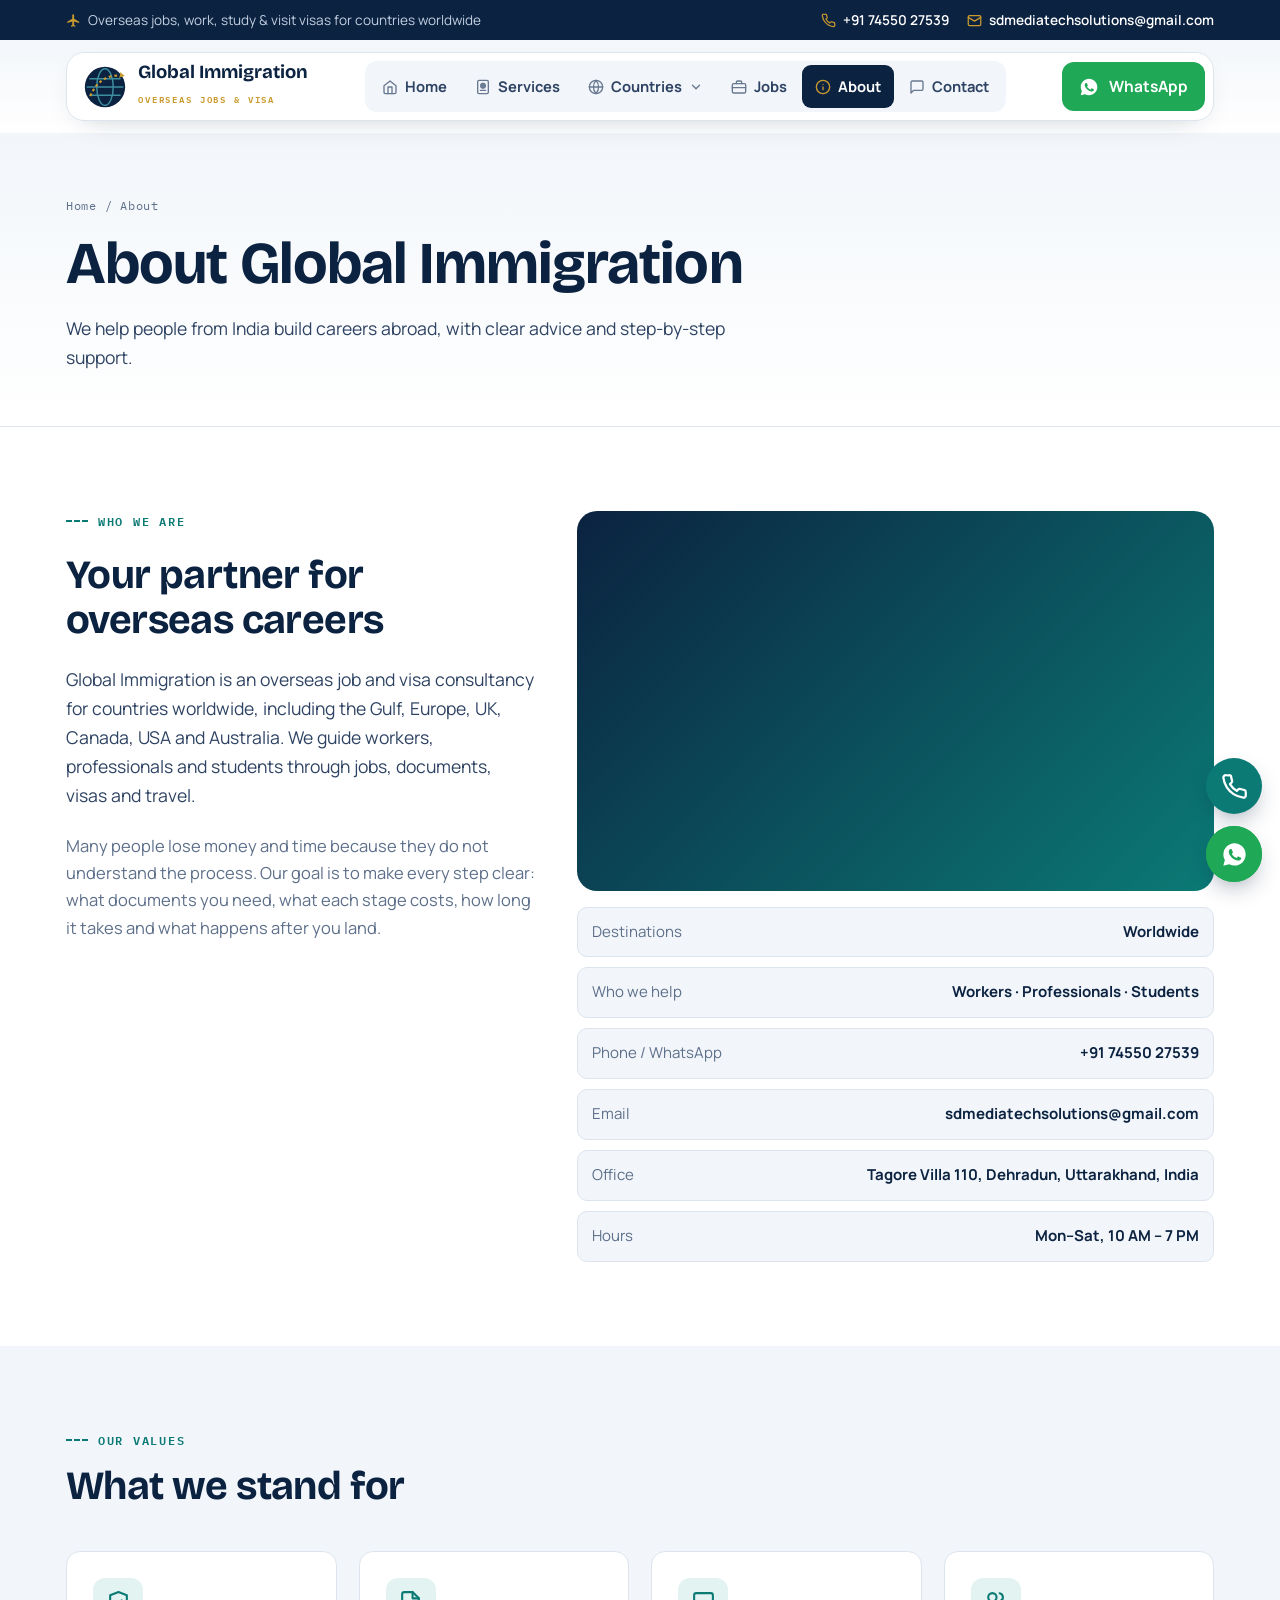
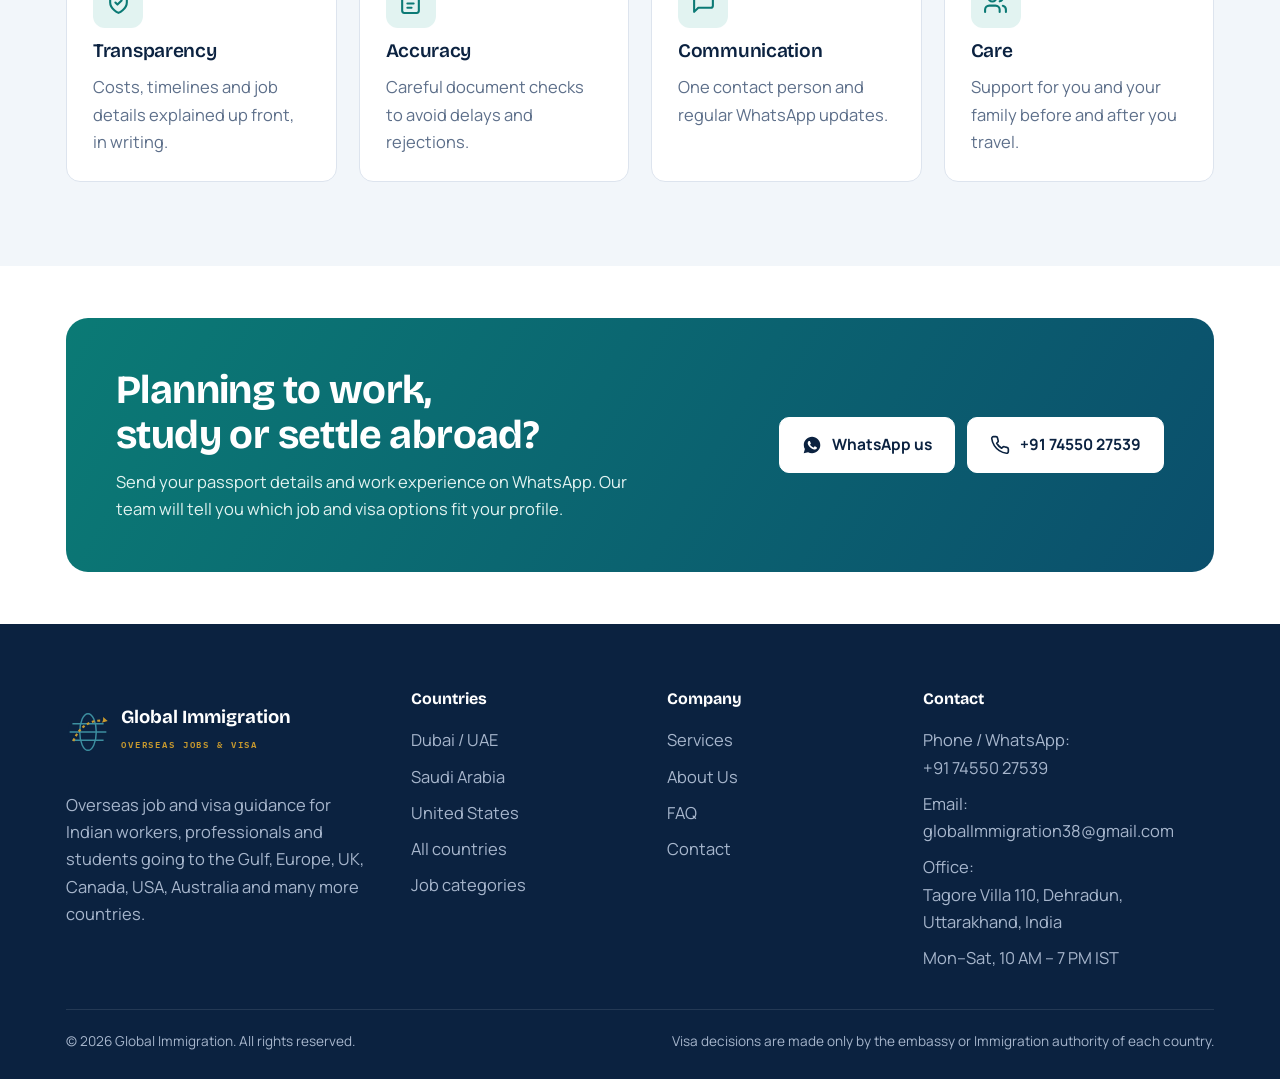
<file: about.html>
<!doctype html>
<html lang="en">
<head>
<meta charset="utf-8">
<meta name="viewport" content="width=device-width, initial-scale=1, viewport-fit=cover">
<title>About | Global Immigration</title>
<meta name="claude:viewport-fit-sides" content="cover">
<meta name="description" content="About Global Immigration, overseas job and visa consultancy.">
<link rel="icon" href="data:image/svg+xml,%3Csvg xmlns='http://www.w3.org/2000/svg' viewBox='0 0 48 48' %3E%3Ccircle cx='24' cy='24' r='22' fill='%230b2240'/%3E%3Cellipse cx='24' cy='24' rx='9' ry='20' fill='none' stroke='%233d8fa0' stroke-width='1.6'/%3E%3Cpath d='M4 24h40M7 15h34M7 33h34' stroke='%233d8fa0' stroke-width='1.6'/%3E%3Cpath d='M8 34C16 14 32 10 42 12' fill='none' stroke='%23c99a2e' stroke-width='2.4' stroke-dasharray='3 3'/%3E%3Cpath fill='%23c99a2e' d='m40.5 7.5 5 4.6-6.6 1.9 1.6-2.2Z'/%3E%3C/svg%3E">
<link rel="preconnect" href="https://fonts.googleapis.com"><link rel="preconnect" href="https://fonts.gstatic.com" crossorigin><link rel="stylesheet" href="https://fonts.googleapis.com/css2?family=Bricolage+Grotesque:opsz,wght@12..96,600;12..96,700&family=IBM+Plex+Mono:wght@500;600&family=Manrope:wght@400;500;600;700;800&display=swap">
<link rel="stylesheet" href="style.css">
</head>
<body>
<div class="topstrip"><div class="wrap"><span class="ti lt"><svg viewBox="0 0 24 24" fill="currentColor"><path d="M21 16v-2l-8-5V3.5a1.5 1.5 0 0 0-3 0V9l-8 5v2l8-2.5V19l-2 1.5V22l3.5-1 3.5 1v-1.5L13 19v-5.5l8 2.5Z"/></svg> Overseas jobs, work, study &amp; visit visas for countries worldwide</span><span class="c"><span class="ti"><svg viewBox="0 0 24 24" fill="none" stroke="currentColor" stroke-width="2" stroke-linecap="round" stroke-linejoin="round"><path d="M22 16.9v3a2 2 0 0 1-2.2 2 19.8 19.8 0 0 1-8.6-3.1 19.5 19.5 0 0 1-6-6A19.8 19.8 0 0 1 2.1 4.2 2 2 0 0 1 4.1 2h3a2 2 0 0 1 2 1.7c.1 1 .4 1.9.7 2.8a2 2 0 0 1-.5 2.1L8 9.9a16 16 0 0 0 6 6l1.3-1.3a2 2 0 0 1 2.1-.4c.9.3 1.8.6 2.8.7a2 2 0 0 1 1.7 2Z"/></svg><a href="tel:+917455027539">+91 74550 27539</a></span><span class="ti break"><svg viewBox="0 0 24 24" fill="none" stroke="currentColor" stroke-width="2" stroke-linecap="round" stroke-linejoin="round"><rect x="2" y="4" width="20" height="16" rx="2"/><path d="m22 7-10 6L2 7"/></svg><a href="mailto:sdmediatechsolutions@gmail.com">sdmediatechsolutions@gmail.com</a></span></span></div></div>
<header class="header"><div class="wrap"><div class="navbar">
<a class="brand" href="index.html"><svg class="mark" viewBox="0 0 48 48" aria-hidden="true"><circle cx="24" cy="24" r="22" fill="#0b2240"/><ellipse cx="24" cy="24" rx="9" ry="20" fill="none" stroke="#3d8fa0" stroke-width="1.6"/><path d="M4 24h40M7 15h34M7 33h34" stroke="#3d8fa0" stroke-width="1.6"/><path d="M8 34C16 14 32 10 42 12" fill="none" stroke="#c99a2e" stroke-width="2.4" stroke-dasharray="3 3"/><path fill="#c99a2e" d="m40.5 7.5 5 4.6-6.6 1.9 1.6-2.2Z"/></svg><span><b>Global Immigration</b><small>Overseas Jobs & Visa</small></span></a>
<nav class="nav" aria-label="Main">
<div class="drawer-only drawer-head"><a class="brand" href="index.html"><svg class="mark" viewBox="0 0 48 48" aria-hidden="true"><circle cx="24" cy="24" r="22" fill="#0b2240"/><ellipse cx="24" cy="24" rx="9" ry="20" fill="none" stroke="#3d8fa0" stroke-width="1.6"/><path d="M4 24h40M7 15h34M7 33h34" stroke="#3d8fa0" stroke-width="1.6"/><path d="M8 34C16 14 32 10 42 12" fill="none" stroke="#c99a2e" stroke-width="2.4" stroke-dasharray="3 3"/><path fill="#c99a2e" d="m40.5 7.5 5 4.6-6.6 1.9 1.6-2.2Z"/></svg><span><b>Global Immigration</b></span></a><button class="drawer-close" type="button" aria-label="Close menu"><svg viewBox="0 0 24 24" fill="none" stroke="currentColor" stroke-width="2.2" stroke-linecap="round"><path d="M6 6l12 12M18 6 6 18"/></svg></button></div>
<a href="index.html"><svg viewBox="0 0 24 24" fill="none" stroke="currentColor" stroke-width="2" stroke-linecap="round" stroke-linejoin="round"><path d="m3 10 9-7 9 7v10a2 2 0 0 1-2 2H5a2 2 0 0 1-2-2Z"/><path d="M9 22V12h6v10"/></svg>Home</a><a href="services.html"><svg viewBox="0 0 24 24" fill="none" stroke="currentColor" stroke-width="2" stroke-linecap="round" stroke-linejoin="round"><rect x="4" y="2" width="16" height="20" rx="2"/><circle cx="12" cy="10" r="3.5"/><path d="M8.5 10h7M12 6.5c1 1 1.4 2.2 1.4 3.5S13 12.5 12 13.5M12 6.5c-1 1-1.4 2.2-1.4 3.5s.4 2.5 1.4 3.5M8 17h8"/></svg>Services</a><div class="dd"><button type="button" class="" aria-expanded="false" aria-haspopup="true"><svg viewBox="0 0 24 24" fill="none" stroke="currentColor" stroke-width="2" stroke-linecap="round" stroke-linejoin="round"><circle cx="12" cy="12" r="10"/><path d="M2 12h20M12 2a15 15 0 0 1 0 20M12 2a15 15 0 0 0 0 20"/></svg>Countries<svg class="chev" viewBox="0 0 24 24" fill="none" stroke="currentColor" stroke-width="2.4" stroke-linecap="round" stroke-linejoin="round"><path d="m6 9 6 6 6-6"/></svg></button>
<div class="dd-menu"><a href="countries.html#uae"><span class="code" style="background:#0b7a75">UAE</span><span><b>Dubai · UAE</b><small>Work visa · Visit visa</small></span></a>
<a href="countries.html#saudi"><span class="code" style="background:#106b45">KSA</span><span><b>Saudi Arabia</b><small>Work visa · Iqama</small></span></a>
<a href="countries.html#usa"><span class="code" style="background:#2c4f8f">USA</span><span><b>United States</b><small>Visit · Study · Work</small></span></a>
<a href="countries.html#all"><span class="code" style="background:#0b2240">ALL</span><span><b>All countries</b><small>Europe · UK · Canada · Australia · Asia</small></span></a></div></div><a href="jobs.html"><svg viewBox="0 0 24 24" fill="none" stroke="currentColor" stroke-width="2" stroke-linecap="round" stroke-linejoin="round"><rect x="2" y="7" width="20" height="14" rx="2"/><path d="M16 7V5a2 2 0 0 0-2-2h-4a2 2 0 0 0-2 2v2M2 13h20"/></svg>Jobs</a><a href="about.html" class="active" aria-current="page"><svg viewBox="0 0 24 24" fill="none" stroke="currentColor" stroke-width="2" stroke-linecap="round"><circle cx="12" cy="12" r="10"/><path d="M12 16v-4M12 8h.01"/></svg>About</a><a href="contact.html"><svg viewBox="0 0 24 24" fill="none" stroke="currentColor" stroke-width="2" stroke-linecap="round" stroke-linejoin="round"><path d="M21 15a2 2 0 0 1-2 2H7l-4 4V5a2 2 0 0 1 2-2h14a2 2 0 0 1 2 2Z"/></svg>Contact</a>
<div class="drawer-only drawer-foot"><a class="btn btn-wa" href="https://wa.me/917455027539?text=Hello,%20I%20want%20to%20go%20abroad.%20Please%20guide%20me."><svg viewBox="0 0 24 24" fill="currentColor"><path d="M12.04 2C6.58 2 2.13 6.45 2.13 11.91c0 1.75.46 3.45 1.32 4.95L2.05 22l5.25-1.38a9.9 9.9 0 0 0 4.74 1.21c5.46 0 9.91-4.45 9.91-9.91C21.95 6.45 17.5 2 12.04 2Zm5.8 14.03c-.24.68-1.42 1.32-1.96 1.37-.5.05-.97.23-3.27-.68-2.76-1.09-4.5-3.92-4.64-4.1-.14-.18-1.1-1.47-1.1-2.81 0-1.34.7-2 .95-2.27.25-.27.54-.34.72-.34h.52c.17 0 .4-.06.62.47.24.56.8 1.94.87 2.08.07.14.12.3.02.48-.09.18-.14.3-.27.46-.14.16-.29.36-.41.48-.14.14-.28.29-.12.56.16.27.71 1.17 1.52 1.89 1.04.93 1.92 1.22 2.19 1.36.27.14.43.12.59-.07.16-.18.68-.79.86-1.07.18-.27.36-.23.61-.14.25.09 1.59.75 1.86.89.27.14.45.2.52.32.07.11.07.66-.17 1.34Z"/></svg> WhatsApp +91 74550 27539</a><a class="btn btn-ghost" href="tel:+917455027539"><svg viewBox="0 0 24 24" fill="none" stroke="currentColor" stroke-width="2" stroke-linecap="round" stroke-linejoin="round"><path d="M22 16.9v3a2 2 0 0 1-2.2 2 19.8 19.8 0 0 1-8.6-3.1 19.5 19.5 0 0 1-6-6A19.8 19.8 0 0 1 2.1 4.2 2 2 0 0 1 4.1 2h3a2 2 0 0 1 2 1.7c.1 1 .4 1.9.7 2.8a2 2 0 0 1-.5 2.1L8 9.9a16 16 0 0 0 6 6l1.3-1.3a2 2 0 0 1 2.1-.4c.9.3 1.8.6 2.8.7a2 2 0 0 1 1.7 2Z"/></svg> Call now</a><a class="btn btn-ghost" href="mailto:sdmediatechsolutions@gmail.com"><svg viewBox="0 0 24 24" fill="none" stroke="currentColor" stroke-width="2" stroke-linecap="round" stroke-linejoin="round"><rect x="2" y="4" width="20" height="16" rx="2"/><path d="m22 7-10 6L2 7"/></svg> Email us</a></div>
</nav>
<div class="nav-cta"><a class="call-chip" href="tel:+917455027539"><span class="ci"><svg viewBox="0 0 24 24" fill="none" stroke="currentColor" stroke-width="2" stroke-linecap="round" stroke-linejoin="round"><path d="M22 16.9v3a2 2 0 0 1-2.2 2 19.8 19.8 0 0 1-8.6-3.1 19.5 19.5 0 0 1-6-6A19.8 19.8 0 0 1 2.1 4.2 2 2 0 0 1 4.1 2h3a2 2 0 0 1 2 1.7c.1 1 .4 1.9.7 2.8a2 2 0 0 1-.5 2.1L8 9.9a16 16 0 0 0 6 6l1.3-1.3a2 2 0 0 1 2.1-.4c.9.3 1.8.6 2.8.7a2 2 0 0 1 1.7 2Z"/></svg></span><span><small>Call us</small><b>+91 74550 27539</b></span></a><a class="btn btn-wa" href="https://wa.me/917455027539?text=Hello,%20I%20want%20to%20go%20abroad.%20Please%20guide%20me."><svg viewBox="0 0 24 24" fill="currentColor"><path d="M12.04 2C6.58 2 2.13 6.45 2.13 11.91c0 1.75.46 3.45 1.32 4.95L2.05 22l5.25-1.38a9.9 9.9 0 0 0 4.74 1.21c5.46 0 9.91-4.45 9.91-9.91C21.95 6.45 17.5 2 12.04 2Zm5.8 14.03c-.24.68-1.42 1.32-1.96 1.37-.5.05-.97.23-3.27-.68-2.76-1.09-4.5-3.92-4.64-4.1-.14-.18-1.1-1.47-1.1-2.81 0-1.34.7-2 .95-2.27.25-.27.54-.34.72-.34h.52c.17 0 .4-.06.62.47.24.56.8 1.94.87 2.08.07.14.12.3.02.48-.09.18-.14.3-.27.46-.14.16-.29.36-.41.48-.14.14-.28.29-.12.56.16.27.71 1.17 1.52 1.89 1.04.93 1.92 1.22 2.19 1.36.27.14.43.12.59-.07.16-.18.68-.79.86-1.07.18-.27.36-.23.61-.14.25.09 1.59.75 1.86.89.27.14.45.2.52.32.07.11.07.66-.17 1.34Z"/></svg> WhatsApp</a>
<button class="burger" type="button" aria-label="Open menu" aria-expanded="false"><svg viewBox="0 0 24 24" fill="none" stroke="currentColor" stroke-width="2" stroke-linecap="round"><path d="M4 7h16M4 12h16M4 17h16"/></svg></button></div>
</div></div></header>
<div class="scrim"></div>
<main>
<section class="phero"><div class="wrap"><span class="crumb"><a href="index.html">Home</a> / About</span><h1>About Global Immigration</h1><p class="lead">We help people from India build careers abroad, with clear advice and step-by-step support.</p></div></section>
<section class="band"><div class="wrap"><div class="cdetail" style="padding-block:0;border:0">
<div class="main"><span class="eyebrow">Who we are</span><h2>Your partner for overseas careers</h2>
<p class="lead">Global Immigration is an overseas job and visa consultancy for countries worldwide, including the Gulf, Europe, UK, Canada, USA and Australia. We guide workers, professionals and students through jobs, documents, visas and travel.</p>
<p class="muted">Many people lose money and time because they do not understand the process. Our goal is to make every step clear: what documents you need, what each stage costs, how long it takes and what happens after you land.</p></div>
<div class="side"><div class="ph about-photo"><img src="https://images.unsplash.com/photo-1541888946425-d81bb19240f5?auto=format&fit=crop&w=1000&q=70" alt="Team of construction workers in safety helmets" loading="lazy" decoding="async" onerror="this.remove()"></div><div class="facts"><div class="row"><span>Destinations</span><b>Worldwide</b></div><div class="row"><span>Who we help</span><b>Workers · Professionals · Students</b></div><div class="row"><span>Phone / WhatsApp</span><b>+91 74550 27539</b></div><div class="row"><span>Email</span><b class="break">sdmediatechsolutions@gmail.com</b></div><div class="row"><span>Office</span><b>Tagore Villa 110, Dehradun, Uttarakhand, India</b></div><div class="row"><span>Hours</span><b>Mon–Sat, 10 AM – 7 PM</b></div></div></div>
</div></div></section>
<section class="band mist"><div class="wrap">
<div class="sec-head"><span class="eyebrow">Our values</span><h2>What we stand for</h2></div>
<div class="grid g4">
<div class="card"><div class="ico"><svg viewBox="0 0 24 24" fill="none" stroke="currentColor" stroke-width="2" stroke-linecap="round" stroke-linejoin="round"><path d="M12 22s8-3.5 8-10V5l-8-3-8 3v7c0 6.5 8 10 8 10Z"/><path d="m9 12 2 2 4-4"/></svg></div><h3>Transparency</h3><p>Costs, timelines and job details explained up front, in writing.</p></div>
<div class="card"><div class="ico"><svg viewBox="0 0 24 24" fill="none" stroke="currentColor" stroke-width="2" stroke-linecap="round" stroke-linejoin="round"><path d="M14 2H6a2 2 0 0 0-2 2v16a2 2 0 0 0 2 2h12a2 2 0 0 0 2-2V8Z"/><path d="M14 2v6h6M9 13h6M9 17h4"/></svg></div><h3>Accuracy</h3><p>Careful document checks to avoid delays and rejections.</p></div>
<div class="card"><div class="ico"><svg viewBox="0 0 24 24" fill="none" stroke="currentColor" stroke-width="2" stroke-linecap="round" stroke-linejoin="round"><path d="M21 15a2 2 0 0 1-2 2H7l-4 4V5a2 2 0 0 1 2-2h14a2 2 0 0 1 2 2Z"/></svg></div><h3>Communication</h3><p>One contact person and regular WhatsApp updates.</p></div>
<div class="card"><div class="ico"><svg viewBox="0 0 24 24" fill="none" stroke="currentColor" stroke-width="2" stroke-linecap="round" stroke-linejoin="round"><path d="M16 21v-2a4 4 0 0 0-4-4H6a4 4 0 0 0-4 4v2"/><circle cx="9" cy="7" r="4"/><path d="M22 21v-2a4 4 0 0 0-3-3.9M16 3.1a4 4 0 0 1 0 7.8"/></svg></div><h3>Care</h3><p>Support for you and your family before and after you travel.</p></div>
</div></div></section>
</main>
<section class="band tight"><div class="wrap"><div class="cta">
<div><h2>Planning to work, study or settle abroad?</h2><p>Send your passport details and work experience on WhatsApp. Our team will tell you which job and visa options fit your profile.</p></div>
<div class="btn-row"><a class="btn btn-ghost" href="https://wa.me/917455027539?text=Hello,%20I%20want%20to%20work%20abroad.%20My%20details:"><svg viewBox="0 0 24 24" fill="currentColor"><path d="M12.04 2C6.58 2 2.13 6.45 2.13 11.91c0 1.75.46 3.45 1.32 4.95L2.05 22l5.25-1.38a9.9 9.9 0 0 0 4.74 1.21c5.46 0 9.91-4.45 9.91-9.91C21.95 6.45 17.5 2 12.04 2Zm5.8 14.03c-.24.68-1.42 1.32-1.96 1.37-.5.05-.97.23-3.27-.68-2.76-1.09-4.5-3.92-4.64-4.1-.14-.18-1.1-1.47-1.1-2.81 0-1.34.7-2 .95-2.27.25-.27.54-.34.72-.34h.52c.17 0 .4-.06.62.47.24.56.8 1.94.87 2.08.07.14.12.3.02.48-.09.18-.14.3-.27.46-.14.16-.29.36-.41.48-.14.14-.28.29-.12.56.16.27.71 1.17 1.52 1.89 1.04.93 1.92 1.22 2.19 1.36.27.14.43.12.59-.07.16-.18.68-.79.86-1.07.18-.27.36-.23.61-.14.25.09 1.59.75 1.86.89.27.14.45.2.52.32.07.11.07.66-.17 1.34Z"/></svg> WhatsApp us</a><a class="btn btn-ghost" href="tel:+917455027539"><svg viewBox="0 0 24 24" fill="none" stroke="currentColor" stroke-width="2" stroke-linecap="round" stroke-linejoin="round"><path d="M22 16.9v3a2 2 0 0 1-2.2 2 19.8 19.8 0 0 1-8.6-3.1 19.5 19.5 0 0 1-6-6A19.8 19.8 0 0 1 2.1 4.2 2 2 0 0 1 4.1 2h3a2 2 0 0 1 2 1.7c.1 1 .4 1.9.7 2.8a2 2 0 0 1-.5 2.1L8 9.9a16 16 0 0 0 6 6l1.3-1.3a2 2 0 0 1 2.1-.4c.9.3 1.8.6 2.8.7a2 2 0 0 1 1.7 2Z"/></svg> +91 74550 27539</a></div>
</div></div></section>
<footer class="footer"><div class="wrap">
<div class="fgrid">
<div class="fbrand"><a class="brand" href="index.html"><svg class="mark" viewBox="0 0 48 48" aria-hidden="true"><circle cx="24" cy="24" r="22" fill="#0b2240"/><ellipse cx="24" cy="24" rx="9" ry="20" fill="none" stroke="#3d8fa0" stroke-width="1.6"/><path d="M4 24h40M7 15h34M7 33h34" stroke="#3d8fa0" stroke-width="1.6"/><path d="M8 34C16 14 32 10 42 12" fill="none" stroke="#c99a2e" stroke-width="2.4" stroke-dasharray="3 3"/><path fill="#c99a2e" d="m40.5 7.5 5 4.6-6.6 1.9 1.6-2.2Z"/></svg><span><b>Global Immigration</b><small>Overseas Jobs & Visa</small></span></a>
<p>Overseas job and visa guidance for Indian workers, professionals and students going to the Gulf, Europe, UK, Canada, USA, Australia and many more countries.</p></div>
<div><h4>Countries</h4><ul><li><a href="countries.html#uae">Dubai / UAE</a></li><li><a href="countries.html#saudi">Saudi Arabia</a></li><li><a href="countries.html#usa">United States</a></li><li><a href="countries.html#all">All countries</a></li><li><a href="jobs.html">Job categories</a></li></ul></div>
<div><h4>Company</h4><ul><li><a href="services.html">Services</a></li><li><a href="about.html">About Us</a></li><li><a href="contact.html#faq">FAQ</a></li><li><a href="contact.html">Contact</a></li></ul></div>
<div><h4>Contact</h4><ul><li>Phone / WhatsApp:<br><a href="tel:+917455027539">+91 74550 27539</a></li><li>Email:<br><a class="break" href="mailto:globalImmigration38@gmail.com">globalImmigration38@gmail.com</a></li><li>Office:<br><a href="https://www.google.com/maps/search/?api=1&query=Tagore+Villa+110+Dehradun" target="_blank" rel="noopener">Tagore Villa 110, Dehradun, Uttarakhand, India</a></li><li>Mon–Sat, 10 AM – 7 PM IST</li></ul></div>
</div>
<div class="fbottom"><span>© <span data-year>2026</span> Global Immigration. All rights reserved.</span><span>Visa decisions are made only by the embassy or Immigration authority of each country.</span></div>
</div></footer>
<div class="float"><a class="f-call" href="tel:+917455027539" aria-label="Call +91 74550 27539"><svg viewBox="0 0 24 24" fill="none" stroke="currentColor" stroke-width="2" stroke-linecap="round" stroke-linejoin="round"><path d="M22 16.9v3a2 2 0 0 1-2.2 2 19.8 19.8 0 0 1-8.6-3.1 19.5 19.5 0 0 1-6-6A19.8 19.8 0 0 1 2.1 4.2 2 2 0 0 1 4.1 2h3a2 2 0 0 1 2 1.7c.1 1 .4 1.9.7 2.8a2 2 0 0 1-.5 2.1L8 9.9a16 16 0 0 0 6 6l1.3-1.3a2 2 0 0 1 2.1-.4c.9.3 1.8.6 2.8.7a2 2 0 0 1 1.7 2Z"/></svg></a><a class="f-wa" href="https://wa.me/917455027539?text=Hello,%20I%20want%20to%20go%20abroad.%20Please%20guide%20me." aria-label="WhatsApp +91 74550 27539"><svg viewBox="0 0 24 24" fill="currentColor"><path d="M12.04 2C6.58 2 2.13 6.45 2.13 11.91c0 1.75.46 3.45 1.32 4.95L2.05 22l5.25-1.38a9.9 9.9 0 0 0 4.74 1.21c5.46 0 9.91-4.45 9.91-9.91C21.95 6.45 17.5 2 12.04 2Zm5.8 14.03c-.24.68-1.42 1.32-1.96 1.37-.5.05-.97.23-3.27-.68-2.76-1.09-4.5-3.92-4.64-4.1-.14-.18-1.1-1.47-1.1-2.81 0-1.34.7-2 .95-2.27.25-.27.54-.34.72-.34h.52c.17 0 .4-.06.62.47.24.56.8 1.94.87 2.08.07.14.12.3.02.48-.09.18-.14.3-.27.46-.14.16-.29.36-.41.48-.14.14-.28.29-.12.56.16.27.71 1.17 1.52 1.89 1.04.93 1.92 1.22 2.19 1.36.27.14.43.12.59-.07.16-.18.68-.79.86-1.07.18-.27.36-.23.61-.14.25.09 1.59.75 1.86.89.27.14.45.2.52.32.07.11.07.66-.17 1.34Z"/></svg></a></div>
<script src="app.js"></script>
</body>
</html>
</file>
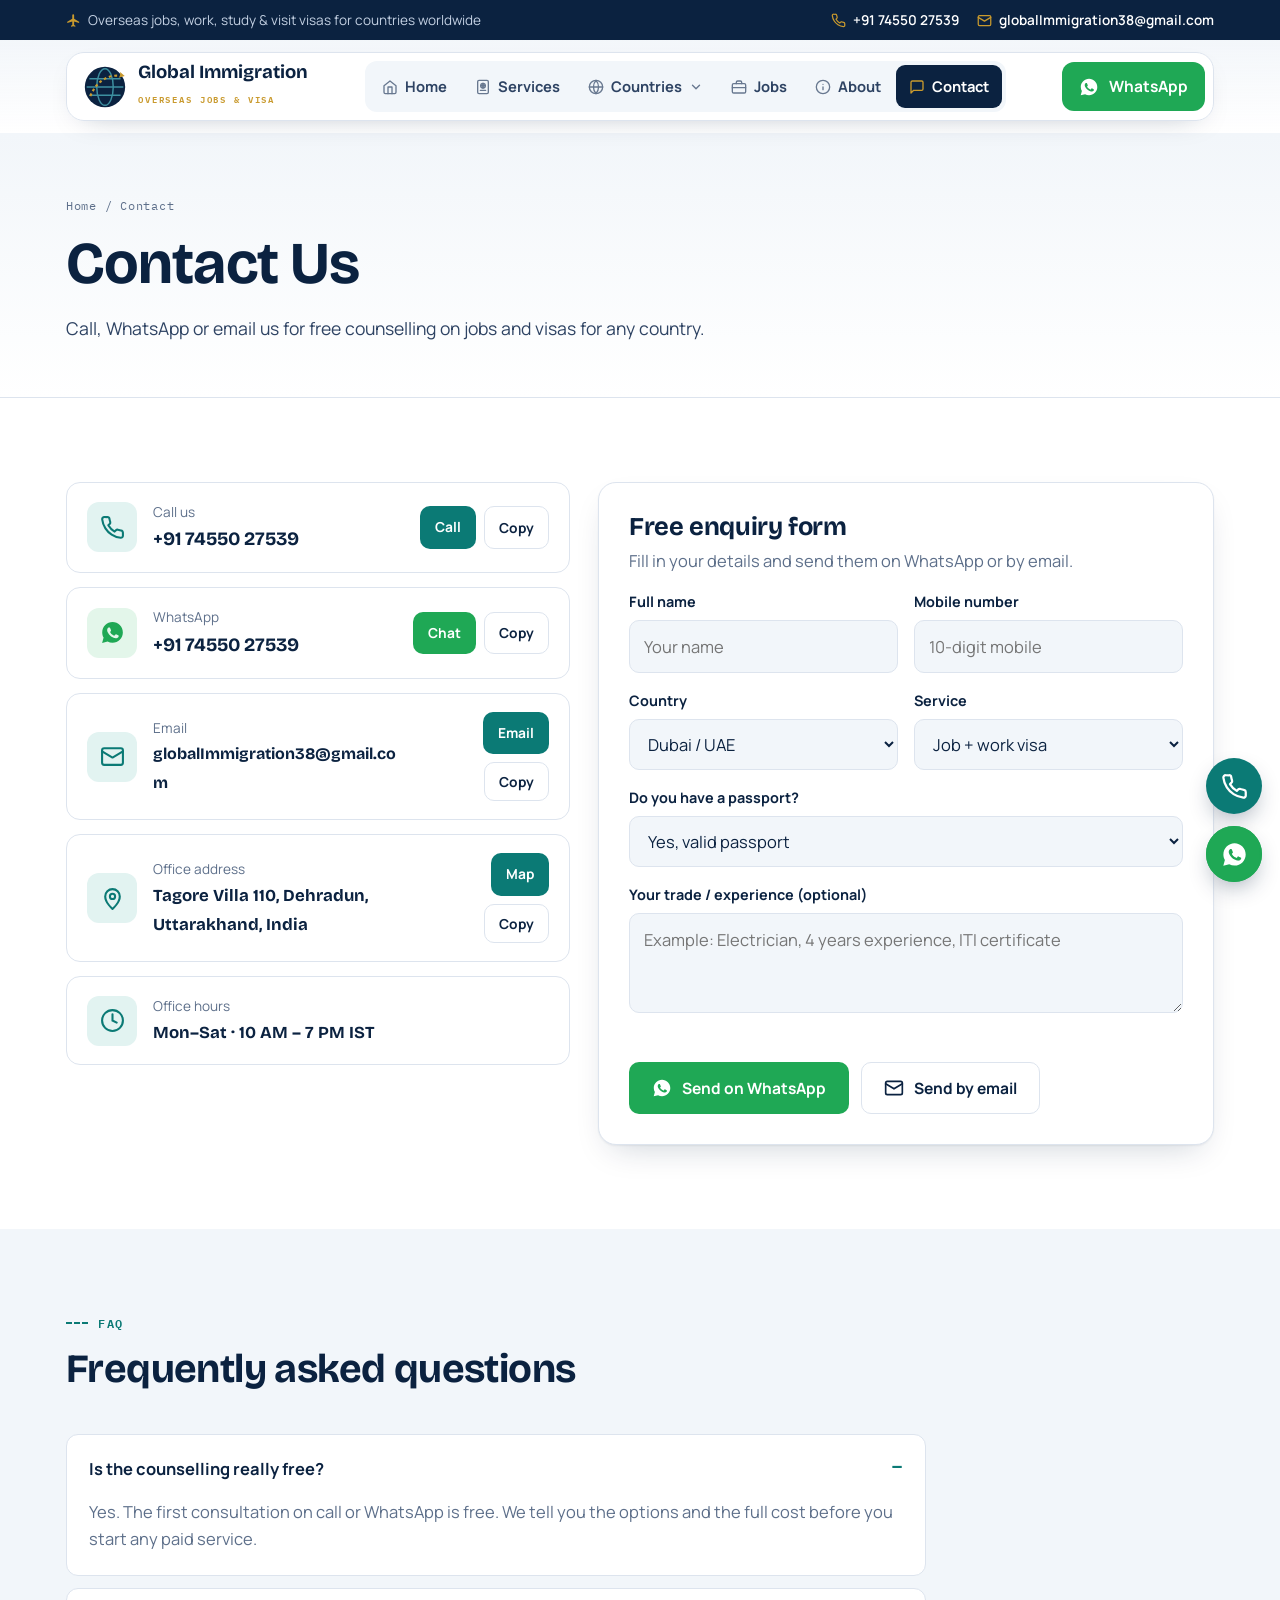
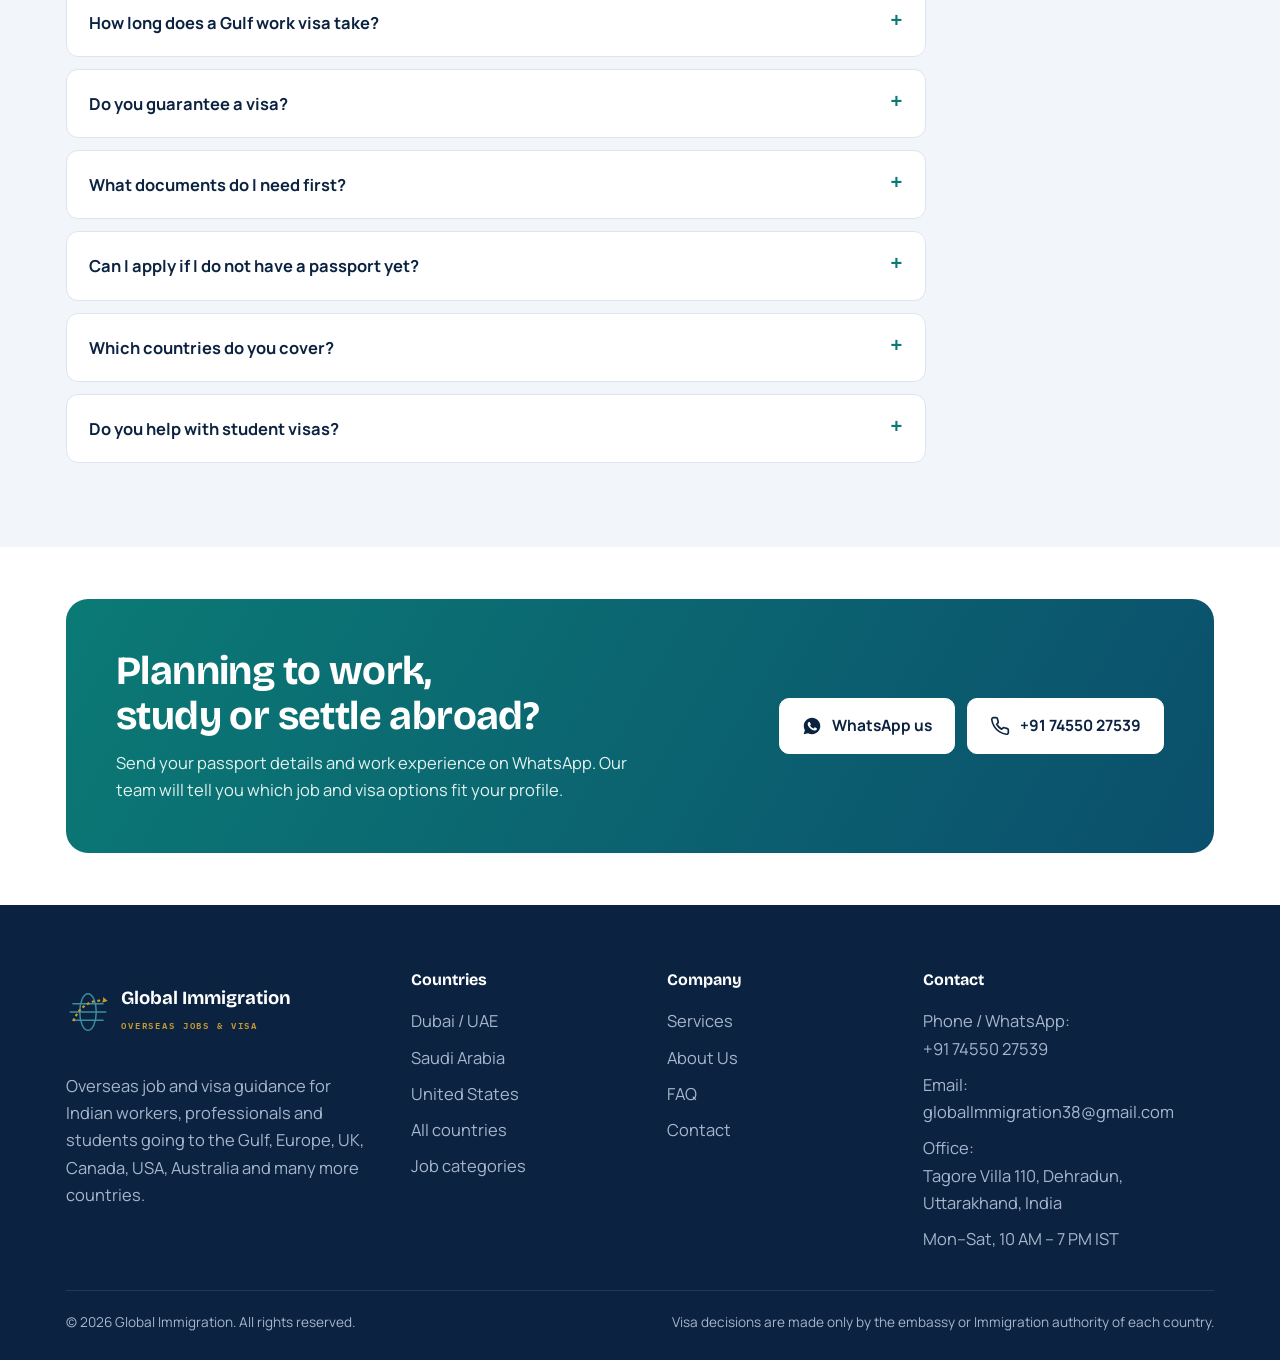
<file: contact.html>
<!doctype html>
<html lang="en">
<head>
<meta charset="utf-8">
<meta name="viewport" content="width=device-width, initial-scale=1, viewport-fit=cover">
<title>Contact | Global Immigration</title>
<meta name="claude:viewport-fit-sides" content="cover">
<meta name="description" content="Call or WhatsApp +91 74550 27539 or email globalImmigration38@gmail.com.">
<link rel="icon" href="data:image/svg+xml,%3Csvg xmlns='http://www.w3.org/2000/svg' viewBox='0 0 48 48' %3E%3Ccircle cx='24' cy='24' r='22' fill='%230b2240'/%3E%3Cellipse cx='24' cy='24' rx='9' ry='20' fill='none' stroke='%233d8fa0' stroke-width='1.6'/%3E%3Cpath d='M4 24h40M7 15h34M7 33h34' stroke='%233d8fa0' stroke-width='1.6'/%3E%3Cpath d='M8 34C16 14 32 10 42 12' fill='none' stroke='%23c99a2e' stroke-width='2.4' stroke-dasharray='3 3'/%3E%3Cpath fill='%23c99a2e' d='m40.5 7.5 5 4.6-6.6 1.9 1.6-2.2Z'/%3E%3C/svg%3E">
<link rel="preconnect" href="https://fonts.googleapis.com"><link rel="preconnect" href="https://fonts.gstatic.com" crossorigin><link rel="stylesheet" href="https://fonts.googleapis.com/css2?family=Bricolage+Grotesque:opsz,wght@12..96,600;12..96,700&family=IBM+Plex+Mono:wght@500;600&family=Manrope:wght@400;500;600;700;800&display=swap">
<link rel="stylesheet" href="style.css">
</head>
<body>
<div class="topstrip"><div class="wrap"><span class="ti lt"><svg viewBox="0 0 24 24" fill="currentColor"><path d="M21 16v-2l-8-5V3.5a1.5 1.5 0 0 0-3 0V9l-8 5v2l8-2.5V19l-2 1.5V22l3.5-1 3.5 1v-1.5L13 19v-5.5l8 2.5Z"/></svg> Overseas jobs, work, study &amp; visit visas for countries worldwide</span><span class="c"><span class="ti"><svg viewBox="0 0 24 24" fill="none" stroke="currentColor" stroke-width="2" stroke-linecap="round" stroke-linejoin="round"><path d="M22 16.9v3a2 2 0 0 1-2.2 2 19.8 19.8 0 0 1-8.6-3.1 19.5 19.5 0 0 1-6-6A19.8 19.8 0 0 1 2.1 4.2 2 2 0 0 1 4.1 2h3a2 2 0 0 1 2 1.7c.1 1 .4 1.9.7 2.8a2 2 0 0 1-.5 2.1L8 9.9a16 16 0 0 0 6 6l1.3-1.3a2 2 0 0 1 2.1-.4c.9.3 1.8.6 2.8.7a2 2 0 0 1 1.7 2Z"/></svg><a href="tel:+917455027539">+91 74550 27539</a></span><span class="ti break"><svg viewBox="0 0 24 24" fill="none" stroke="currentColor" stroke-width="2" stroke-linecap="round" stroke-linejoin="round"><rect x="2" y="4" width="20" height="16" rx="2"/><path d="m22 7-10 6L2 7"/></svg><a href="mailto:globalImmigration38@gmail.com">globalImmigration38@gmail.com</a></span></span></div></div>
<header class="header"><div class="wrap"><div class="navbar">
<a class="brand" href="index.html"><svg class="mark" viewBox="0 0 48 48" aria-hidden="true"><circle cx="24" cy="24" r="22" fill="#0b2240"/><ellipse cx="24" cy="24" rx="9" ry="20" fill="none" stroke="#3d8fa0" stroke-width="1.6"/><path d="M4 24h40M7 15h34M7 33h34" stroke="#3d8fa0" stroke-width="1.6"/><path d="M8 34C16 14 32 10 42 12" fill="none" stroke="#c99a2e" stroke-width="2.4" stroke-dasharray="3 3"/><path fill="#c99a2e" d="m40.5 7.5 5 4.6-6.6 1.9 1.6-2.2Z"/></svg><span><b>Global Immigration</b><small>Overseas Jobs & Visa</small></span></a>
<nav class="nav" aria-label="Main">
<div class="drawer-only drawer-head"><a class="brand" href="index.html"><svg class="mark" viewBox="0 0 48 48" aria-hidden="true"><circle cx="24" cy="24" r="22" fill="#0b2240"/><ellipse cx="24" cy="24" rx="9" ry="20" fill="none" stroke="#3d8fa0" stroke-width="1.6"/><path d="M4 24h40M7 15h34M7 33h34" stroke="#3d8fa0" stroke-width="1.6"/><path d="M8 34C16 14 32 10 42 12" fill="none" stroke="#c99a2e" stroke-width="2.4" stroke-dasharray="3 3"/><path fill="#c99a2e" d="m40.5 7.5 5 4.6-6.6 1.9 1.6-2.2Z"/></svg><span><b>Global Immigration</b></span></a><button class="drawer-close" type="button" aria-label="Close menu"><svg viewBox="0 0 24 24" fill="none" stroke="currentColor" stroke-width="2.2" stroke-linecap="round"><path d="M6 6l12 12M18 6 6 18"/></svg></button></div>
<a href="index.html"><svg viewBox="0 0 24 24" fill="none" stroke="currentColor" stroke-width="2" stroke-linecap="round" stroke-linejoin="round"><path d="m3 10 9-7 9 7v10a2 2 0 0 1-2 2H5a2 2 0 0 1-2-2Z"/><path d="M9 22V12h6v10"/></svg>Home</a><a href="services.html"><svg viewBox="0 0 24 24" fill="none" stroke="currentColor" stroke-width="2" stroke-linecap="round" stroke-linejoin="round"><rect x="4" y="2" width="16" height="20" rx="2"/><circle cx="12" cy="10" r="3.5"/><path d="M8.5 10h7M12 6.5c1 1 1.4 2.2 1.4 3.5S13 12.5 12 13.5M12 6.5c-1 1-1.4 2.2-1.4 3.5s.4 2.5 1.4 3.5M8 17h8"/></svg>Services</a><div class="dd"><button type="button" class="" aria-expanded="false" aria-haspopup="true"><svg viewBox="0 0 24 24" fill="none" stroke="currentColor" stroke-width="2" stroke-linecap="round" stroke-linejoin="round"><circle cx="12" cy="12" r="10"/><path d="M2 12h20M12 2a15 15 0 0 1 0 20M12 2a15 15 0 0 0 0 20"/></svg>Countries<svg class="chev" viewBox="0 0 24 24" fill="none" stroke="currentColor" stroke-width="2.4" stroke-linecap="round" stroke-linejoin="round"><path d="m6 9 6 6 6-6"/></svg></button>
<div class="dd-menu"><a href="countries.html#uae"><span class="code" style="background:#0b7a75">UAE</span><span><b>Dubai · UAE</b><small>Work visa · Visit visa</small></span></a>
<a href="countries.html#saudi"><span class="code" style="background:#106b45">KSA</span><span><b>Saudi Arabia</b><small>Work visa · Iqama</small></span></a>
<a href="countries.html#usa"><span class="code" style="background:#2c4f8f">USA</span><span><b>United States</b><small>Visit · Study · Work</small></span></a>
<a href="countries.html#all"><span class="code" style="background:#0b2240">ALL</span><span><b>All countries</b><small>Europe · UK · Canada · Australia · Asia</small></span></a></div></div><a href="jobs.html"><svg viewBox="0 0 24 24" fill="none" stroke="currentColor" stroke-width="2" stroke-linecap="round" stroke-linejoin="round"><rect x="2" y="7" width="20" height="14" rx="2"/><path d="M16 7V5a2 2 0 0 0-2-2h-4a2 2 0 0 0-2 2v2M2 13h20"/></svg>Jobs</a><a href="about.html"><svg viewBox="0 0 24 24" fill="none" stroke="currentColor" stroke-width="2" stroke-linecap="round"><circle cx="12" cy="12" r="10"/><path d="M12 16v-4M12 8h.01"/></svg>About</a><a href="contact.html" class="active" aria-current="page"><svg viewBox="0 0 24 24" fill="none" stroke="currentColor" stroke-width="2" stroke-linecap="round" stroke-linejoin="round"><path d="M21 15a2 2 0 0 1-2 2H7l-4 4V5a2 2 0 0 1 2-2h14a2 2 0 0 1 2 2Z"/></svg>Contact</a>
<div class="drawer-only drawer-foot"><a class="btn btn-wa" href="https://wa.me/917455027539?text=Hello,%20I%20want%20to%20go%20abroad.%20Please%20guide%20me."><svg viewBox="0 0 24 24" fill="currentColor"><path d="M12.04 2C6.58 2 2.13 6.45 2.13 11.91c0 1.75.46 3.45 1.32 4.95L2.05 22l5.25-1.38a9.9 9.9 0 0 0 4.74 1.21c5.46 0 9.91-4.45 9.91-9.91C21.95 6.45 17.5 2 12.04 2Zm5.8 14.03c-.24.68-1.42 1.32-1.96 1.37-.5.05-.97.23-3.27-.68-2.76-1.09-4.5-3.92-4.64-4.1-.14-.18-1.1-1.47-1.1-2.81 0-1.34.7-2 .95-2.27.25-.27.54-.34.72-.34h.52c.17 0 .4-.06.62.47.24.56.8 1.94.87 2.08.07.14.12.3.02.48-.09.18-.14.3-.27.46-.14.16-.29.36-.41.48-.14.14-.28.29-.12.56.16.27.71 1.17 1.52 1.89 1.04.93 1.92 1.22 2.19 1.36.27.14.43.12.59-.07.16-.18.68-.79.86-1.07.18-.27.36-.23.61-.14.25.09 1.59.75 1.86.89.27.14.45.2.52.32.07.11.07.66-.17 1.34Z"/></svg> WhatsApp +91 74550 27539</a><a class="btn btn-ghost" href="tel:+917455027539"><svg viewBox="0 0 24 24" fill="none" stroke="currentColor" stroke-width="2" stroke-linecap="round" stroke-linejoin="round"><path d="M22 16.9v3a2 2 0 0 1-2.2 2 19.8 19.8 0 0 1-8.6-3.1 19.5 19.5 0 0 1-6-6A19.8 19.8 0 0 1 2.1 4.2 2 2 0 0 1 4.1 2h3a2 2 0 0 1 2 1.7c.1 1 .4 1.9.7 2.8a2 2 0 0 1-.5 2.1L8 9.9a16 16 0 0 0 6 6l1.3-1.3a2 2 0 0 1 2.1-.4c.9.3 1.8.6 2.8.7a2 2 0 0 1 1.7 2Z"/></svg> Call now</a><a class="btn btn-ghost" href="mailto:globalImmigration38@gmail.com"><svg viewBox="0 0 24 24" fill="none" stroke="currentColor" stroke-width="2" stroke-linecap="round" stroke-linejoin="round"><rect x="2" y="4" width="20" height="16" rx="2"/><path d="m22 7-10 6L2 7"/></svg> Email us</a></div>
</nav>
<div class="nav-cta"><a class="call-chip" href="tel:+917455027539"><span class="ci"><svg viewBox="0 0 24 24" fill="none" stroke="currentColor" stroke-width="2" stroke-linecap="round" stroke-linejoin="round"><path d="M22 16.9v3a2 2 0 0 1-2.2 2 19.8 19.8 0 0 1-8.6-3.1 19.5 19.5 0 0 1-6-6A19.8 19.8 0 0 1 2.1 4.2 2 2 0 0 1 4.1 2h3a2 2 0 0 1 2 1.7c.1 1 .4 1.9.7 2.8a2 2 0 0 1-.5 2.1L8 9.9a16 16 0 0 0 6 6l1.3-1.3a2 2 0 0 1 2.1-.4c.9.3 1.8.6 2.8.7a2 2 0 0 1 1.7 2Z"/></svg></span><span><small>Call us</small><b>+91 74550 27539</b></span></a><a class="btn btn-wa" href="https://wa.me/917455027539?text=Hello,%20I%20want%20to%20go%20abroad.%20Please%20guide%20me."><svg viewBox="0 0 24 24" fill="currentColor"><path d="M12.04 2C6.58 2 2.13 6.45 2.13 11.91c0 1.75.46 3.45 1.32 4.95L2.05 22l5.25-1.38a9.9 9.9 0 0 0 4.74 1.21c5.46 0 9.91-4.45 9.91-9.91C21.95 6.45 17.5 2 12.04 2Zm5.8 14.03c-.24.68-1.42 1.32-1.96 1.37-.5.05-.97.23-3.27-.68-2.76-1.09-4.5-3.92-4.64-4.1-.14-.18-1.1-1.47-1.1-2.81 0-1.34.7-2 .95-2.27.25-.27.54-.34.72-.34h.52c.17 0 .4-.06.62.47.24.56.8 1.94.87 2.08.07.14.12.3.02.48-.09.18-.14.3-.27.46-.14.16-.29.36-.41.48-.14.14-.28.29-.12.56.16.27.71 1.17 1.52 1.89 1.04.93 1.92 1.22 2.19 1.36.27.14.43.12.59-.07.16-.18.68-.79.86-1.07.18-.27.36-.23.61-.14.25.09 1.59.75 1.86.89.27.14.45.2.52.32.07.11.07.66-.17 1.34Z"/></svg> WhatsApp</a>
<button class="burger" type="button" aria-label="Open menu" aria-expanded="false"><svg viewBox="0 0 24 24" fill="none" stroke="currentColor" stroke-width="2" stroke-linecap="round"><path d="M4 7h16M4 12h16M4 17h16"/></svg></button></div>
</div></div></header>
<div class="scrim"></div>
<main>
<section class="phero"><div class="wrap"><span class="crumb"><a href="index.html">Home</a> / Contact</span><h1>Contact Us</h1><p class="lead">Call, WhatsApp or email us for free counselling on jobs and visas for any country.</p></div></section>
<section class="band"><div class="wrap"><div class="contact-grid">
<div class="cbox">
<div class="cline"><span class="ico"><svg viewBox="0 0 24 24" fill="none" stroke="currentColor" stroke-width="2" stroke-linecap="round" stroke-linejoin="round"><path d="M22 16.9v3a2 2 0 0 1-2.2 2 19.8 19.8 0 0 1-8.6-3.1 19.5 19.5 0 0 1-6-6A19.8 19.8 0 0 1 2.1 4.2 2 2 0 0 1 4.1 2h3a2 2 0 0 1 2 1.7c.1 1 .4 1.9.7 2.8a2 2 0 0 1-.5 2.1L8 9.9a16 16 0 0 0 6 6l1.3-1.3a2 2 0 0 1 2.1-.4c.9.3 1.8.6 2.8.7a2 2 0 0 1 1.7 2Z"/></svg></span><div><small>Call us</small><b>+91 74550 27539</b></div><div class="acts"><a class="btn btn-primary" href="tel:+917455027539">Call</a><button class="btn btn-ghost" data-copy="+917455027539">Copy</button></div></div>
<div class="cline"><span class="ico wa"><svg viewBox="0 0 24 24" fill="currentColor"><path d="M12.04 2C6.58 2 2.13 6.45 2.13 11.91c0 1.75.46 3.45 1.32 4.95L2.05 22l5.25-1.38a9.9 9.9 0 0 0 4.74 1.21c5.46 0 9.91-4.45 9.91-9.91C21.95 6.45 17.5 2 12.04 2Zm5.8 14.03c-.24.68-1.42 1.32-1.96 1.37-.5.05-.97.23-3.27-.68-2.76-1.09-4.5-3.92-4.64-4.1-.14-.18-1.1-1.47-1.1-2.81 0-1.34.7-2 .95-2.27.25-.27.54-.34.72-.34h.52c.17 0 .4-.06.62.47.24.56.8 1.94.87 2.08.07.14.12.3.02.48-.09.18-.14.3-.27.46-.14.16-.29.36-.41.48-.14.14-.28.29-.12.56.16.27.71 1.17 1.52 1.89 1.04.93 1.92 1.22 2.19 1.36.27.14.43.12.59-.07.16-.18.68-.79.86-1.07.18-.27.36-.23.61-.14.25.09 1.59.75 1.86.89.27.14.45.2.52.32.07.11.07.66-.17 1.34Z"/></svg></span><div><small>WhatsApp</small><b>+91 74550 27539</b></div><div class="acts"><a class="btn btn-wa" href="https://wa.me/917455027539?text=Hello,%20I%20want%20to%20go%20abroad.%20Please%20guide%20me.">Chat</a><button class="btn btn-ghost" data-copy="+917455027539">Copy</button></div></div>
<div class="cline"><span class="ico"><svg viewBox="0 0 24 24" fill="none" stroke="currentColor" stroke-width="2" stroke-linecap="round" stroke-linejoin="round"><rect x="2" y="4" width="20" height="16" rx="2"/><path d="m22 7-10 6L2 7"/></svg></span><div><small>Email</small><b style="font-size:1rem">globalImmigration38@gmail.com</b></div><div class="acts"><a class="btn btn-primary" href="mailto:globalImmigration38@gmail.com">Email</a><button class="btn btn-ghost" data-copy="globalImmigration38@gmail.com">Copy</button></div></div>
<div class="cline"><span class="ico"><svg viewBox="0 0 24 24" fill="none" stroke="currentColor" stroke-width="2" stroke-linecap="round" stroke-linejoin="round"><path d="M12 22s7-6.1 7-12a7 7 0 0 0-14 0c0 5.9 7 12 7 12Z"/><circle cx="12" cy="10" r="2.5"/></svg></span><div><small>Office address</small><b style="font-size:1.05rem">Tagore Villa 110, Dehradun, Uttarakhand, India</b></div><div class="acts"><a class="btn btn-primary" href="https://www.google.com/maps/search/?api=1&query=Tagore+Villa+110+Dehradun" target="_blank" rel="noopener">Map</a><button class="btn btn-ghost" data-copy="Tagore Villa 110, Dehradun, Uttarakhand, India">Copy</button></div></div>
<div class="cline"><span class="ico"><svg viewBox="0 0 24 24" fill="none" stroke="currentColor" stroke-width="2" stroke-linecap="round"><circle cx="12" cy="12" r="10"/><path d="M12 6v6l4 2"/></svg></span><div><small>Office hours</small><b style="font-size:1.05rem">Mon–Sat · 10 AM – 7 PM IST</b></div></div>
</div>
<form class="form" id="enquiry" novalidate>
<div><h2 style="font-size:1.6rem">Free enquiry form</h2><p class="muted" style="margin-top:6px">Fill in your details and send them on WhatsApp or by email.</p></div>
<div class="two"><div class="field"><label for="f-name">Full name</label><input id="f-name" autocomplete="name" placeholder="Your name"></div>
<div class="field"><label for="f-phone">Mobile number</label><input id="f-phone" inputmode="tel" autocomplete="tel" placeholder="10-digit mobile"></div></div>
<div class="two"><div class="field"><label for="f-country">Country</label><select id="f-country"><option>Dubai / UAE</option><option>Saudi Arabia</option><option>Qatar</option><option>Kuwait</option><option>Oman</option><option>Bahrain</option><option>USA</option><option>Canada</option><option>United Kingdom</option><option>Germany</option><option>Poland</option><option>Other Europe</option><option>Australia</option><option>New Zealand</option><option>Singapore / Malaysia</option><option>Japan</option><option>Other country</option><option>Not decided</option></select></div>
<div class="field"><label for="f-service">Service</label><select id="f-service"><option>Job + work visa</option><option>Visit visa</option><option>Student visa</option><option>Work permit (Europe)</option><option>Document attestation</option><option>Medical / PCC guidance</option><option>Air ticket</option></select></div></div>
<div class="field"><label for="f-passport">Do you have a passport?</label><select id="f-passport"><option>Yes, valid passport</option><option>Passport expiring soon</option><option>No passport yet</option></select></div>
<div class="field"><label for="f-msg">Your trade / experience (optional)</label><textarea id="f-msg" placeholder="Example: Electrician, 4 years experience, ITI certificate"></textarea></div>
<p class="err" role="alert"></p>
<div class="btn-row"><button class="btn btn-wa" type="submit"><svg viewBox="0 0 24 24" fill="currentColor"><path d="M12.04 2C6.58 2 2.13 6.45 2.13 11.91c0 1.75.46 3.45 1.32 4.95L2.05 22l5.25-1.38a9.9 9.9 0 0 0 4.74 1.21c5.46 0 9.91-4.45 9.91-9.91C21.95 6.45 17.5 2 12.04 2Zm5.8 14.03c-.24.68-1.42 1.32-1.96 1.37-.5.05-.97.23-3.27-.68-2.76-1.09-4.5-3.92-4.64-4.1-.14-.18-1.1-1.47-1.1-2.81 0-1.34.7-2 .95-2.27.25-.27.54-.34.72-.34h.52c.17 0 .4-.06.62.47.24.56.8 1.94.87 2.08.07.14.12.3.02.48-.09.18-.14.3-.27.46-.14.16-.29.36-.41.48-.14.14-.28.29-.12.56.16.27.71 1.17 1.52 1.89 1.04.93 1.92 1.22 2.19 1.36.27.14.43.12.59-.07.16-.18.68-.79.86-1.07.18-.27.36-.23.61-.14.25.09 1.59.75 1.86.89.27.14.45.2.52.32.07.11.07.66-.17 1.34Z"/></svg> Send on WhatsApp</button><button class="btn btn-ghost" type="button" id="send-mail"><svg viewBox="0 0 24 24" fill="none" stroke="currentColor" stroke-width="2" stroke-linecap="round" stroke-linejoin="round"><rect x="2" y="4" width="20" height="16" rx="2"/><path d="m22 7-10 6L2 7"/></svg> Send by email</button></div>
</form>
</div></div></section>
<section class="band mist" id="faq"><div class="wrap">
<div class="sec-head"><span class="eyebrow">FAQ</span><h2>Frequently asked questions</h2></div>
<div class="faq">
<details open><summary>Is the counselling really free?</summary><p>Yes. The first consultation on call or WhatsApp is free. We tell you the options and the full cost before you start any paid service.</p></details>
<details><summary>How long does a Gulf work visa take?</summary><p>It depends on the employer and country. Many UAE and Saudi work visas take a few weeks after the offer and documents are complete. We give you a realistic timeline for your case.</p></details>
<details><summary>Do you guarantee a visa?</summary><p>No one can honestly guarantee a visa. Decisions are made only by the embassy or Immigration authority. We make sure your application is complete and correct to give it the best chance.</p></details>
<details><summary>What documents do I need first?</summary><p>A passport with at least 6 months validity, passport photos, education and experience certificates. We share a full checklist for your country and job.</p></details>
<details><summary>Can I apply if I do not have a passport yet?</summary><p>Yes. Apply for your passport first through Passport Seva. We can guide you on the process while you wait.</p></details>
<details><summary>Which countries do you cover?</summary><p>We guide on jobs and visas worldwide, including the Gulf, Europe, UK, Canada, USA, Australia, New Zealand and Asia. If your country is not listed, message us and we will check.</p></details>
<details><summary>Do you help with student visas?</summary><p>Yes. We guide you on university options, admission letters, visa forms, financial documents and interview preparation for the USA, UK, Canada, Australia and Europe.</p></details>
</div></div></section>
</main>
<section class="band tight"><div class="wrap"><div class="cta">
<div><h2>Planning to work, study or settle abroad?</h2><p>Send your passport details and work experience on WhatsApp. Our team will tell you which job and visa options fit your profile.</p></div>
<div class="btn-row"><a class="btn btn-ghost" href="https://wa.me/917455027539?text=Hello,%20I%20want%20to%20work%20abroad.%20My%20details:"><svg viewBox="0 0 24 24" fill="currentColor"><path d="M12.04 2C6.58 2 2.13 6.45 2.13 11.91c0 1.75.46 3.45 1.32 4.95L2.05 22l5.25-1.38a9.9 9.9 0 0 0 4.74 1.21c5.46 0 9.91-4.45 9.91-9.91C21.95 6.45 17.5 2 12.04 2Zm5.8 14.03c-.24.68-1.42 1.32-1.96 1.37-.5.05-.97.23-3.27-.68-2.76-1.09-4.5-3.92-4.64-4.1-.14-.18-1.1-1.47-1.1-2.81 0-1.34.7-2 .95-2.27.25-.27.54-.34.72-.34h.52c.17 0 .4-.06.62.47.24.56.8 1.94.87 2.08.07.14.12.3.02.48-.09.18-.14.3-.27.46-.14.16-.29.36-.41.48-.14.14-.28.29-.12.56.16.27.71 1.17 1.52 1.89 1.04.93 1.92 1.22 2.19 1.36.27.14.43.12.59-.07.16-.18.68-.79.86-1.07.18-.27.36-.23.61-.14.25.09 1.59.75 1.86.89.27.14.45.2.52.32.07.11.07.66-.17 1.34Z"/></svg> WhatsApp us</a><a class="btn btn-ghost" href="tel:+917455027539"><svg viewBox="0 0 24 24" fill="none" stroke="currentColor" stroke-width="2" stroke-linecap="round" stroke-linejoin="round"><path d="M22 16.9v3a2 2 0 0 1-2.2 2 19.8 19.8 0 0 1-8.6-3.1 19.5 19.5 0 0 1-6-6A19.8 19.8 0 0 1 2.1 4.2 2 2 0 0 1 4.1 2h3a2 2 0 0 1 2 1.7c.1 1 .4 1.9.7 2.8a2 2 0 0 1-.5 2.1L8 9.9a16 16 0 0 0 6 6l1.3-1.3a2 2 0 0 1 2.1-.4c.9.3 1.8.6 2.8.7a2 2 0 0 1 1.7 2Z"/></svg> +91 74550 27539</a></div>
</div></div></section>
<footer class="footer"><div class="wrap">
<div class="fgrid">
<div class="fbrand"><a class="brand" href="index.html"><svg class="mark" viewBox="0 0 48 48" aria-hidden="true"><circle cx="24" cy="24" r="22" fill="#0b2240"/><ellipse cx="24" cy="24" rx="9" ry="20" fill="none" stroke="#3d8fa0" stroke-width="1.6"/><path d="M4 24h40M7 15h34M7 33h34" stroke="#3d8fa0" stroke-width="1.6"/><path d="M8 34C16 14 32 10 42 12" fill="none" stroke="#c99a2e" stroke-width="2.4" stroke-dasharray="3 3"/><path fill="#c99a2e" d="m40.5 7.5 5 4.6-6.6 1.9 1.6-2.2Z"/></svg><span><b>Global Immigration</b><small>Overseas Jobs & Visa</small></span></a>
<p>Overseas job and visa guidance for Indian workers, professionals and students going to the Gulf, Europe, UK, Canada, USA, Australia and many more countries.</p></div>
<div><h4>Countries</h4><ul><li><a href="countries.html#uae">Dubai / UAE</a></li><li><a href="countries.html#saudi">Saudi Arabia</a></li><li><a href="countries.html#usa">United States</a></li><li><a href="countries.html#all">All countries</a></li><li><a href="jobs.html">Job categories</a></li></ul></div>
<div><h4>Company</h4><ul><li><a href="services.html">Services</a></li><li><a href="about.html">About Us</a></li><li><a href="contact.html#faq">FAQ</a></li><li><a href="contact.html">Contact</a></li></ul></div>
<div><h4>Contact</h4><ul><li>Phone / WhatsApp:<br><a href="tel:+917455027539">+91 74550 27539</a></li><li>Email:<br><a class="break" href="mailto:globalImmigration38@gmail.com">globalImmigration38@gmail.com</a></li><li>Office:<br><a href="https://www.google.com/maps/search/?api=1&query=Tagore+Villa+110+Dehradun" target="_blank" rel="noopener">Tagore Villa 110, Dehradun, Uttarakhand, India</a></li><li>Mon–Sat, 10 AM – 7 PM IST</li></ul></div>
</div>
<div class="fbottom"><span>© <span data-year>2026</span> Global Immigration. All rights reserved.</span><span>Visa decisions are made only by the embassy or Immigration authority of each country.</span></div>
</div></footer>
<div class="float"><a class="f-call" href="tel:+917455027539" aria-label="Call +91 74550 27539"><svg viewBox="0 0 24 24" fill="none" stroke="currentColor" stroke-width="2" stroke-linecap="round" stroke-linejoin="round"><path d="M22 16.9v3a2 2 0 0 1-2.2 2 19.8 19.8 0 0 1-8.6-3.1 19.5 19.5 0 0 1-6-6A19.8 19.8 0 0 1 2.1 4.2 2 2 0 0 1 4.1 2h3a2 2 0 0 1 2 1.7c.1 1 .4 1.9.7 2.8a2 2 0 0 1-.5 2.1L8 9.9a16 16 0 0 0 6 6l1.3-1.3a2 2 0 0 1 2.1-.4c.9.3 1.8.6 2.8.7a2 2 0 0 1 1.7 2Z"/></svg></a><a class="f-wa" href="https://wa.me/917455027539?text=Hello,%20I%20want%20to%20go%20abroad.%20Please%20guide%20me." aria-label="WhatsApp +91 74550 27539"><svg viewBox="0 0 24 24" fill="currentColor"><path d="M12.04 2C6.58 2 2.13 6.45 2.13 11.91c0 1.75.46 3.45 1.32 4.95L2.05 22l5.25-1.38a9.9 9.9 0 0 0 4.74 1.21c5.46 0 9.91-4.45 9.91-9.91C21.95 6.45 17.5 2 12.04 2Zm5.8 14.03c-.24.68-1.42 1.32-1.96 1.37-.5.05-.97.23-3.27-.68-2.76-1.09-4.5-3.92-4.64-4.1-.14-.18-1.1-1.47-1.1-2.81 0-1.34.7-2 .95-2.27.25-.27.54-.34.72-.34h.52c.17 0 .4-.06.62.47.24.56.8 1.94.87 2.08.07.14.12.3.02.48-.09.18-.14.3-.27.46-.14.16-.29.36-.41.48-.14.14-.28.29-.12.56.16.27.71 1.17 1.52 1.89 1.04.93 1.92 1.22 2.19 1.36.27.14.43.12.59-.07.16-.18.68-.79.86-1.07.18-.27.36-.23.61-.14.25.09 1.59.75 1.86.89.27.14.45.2.52.32.07.11.07.66-.17 1.34Z"/></svg></a></div>
<script src="app.js"></script>
</body>
</html>
</file>
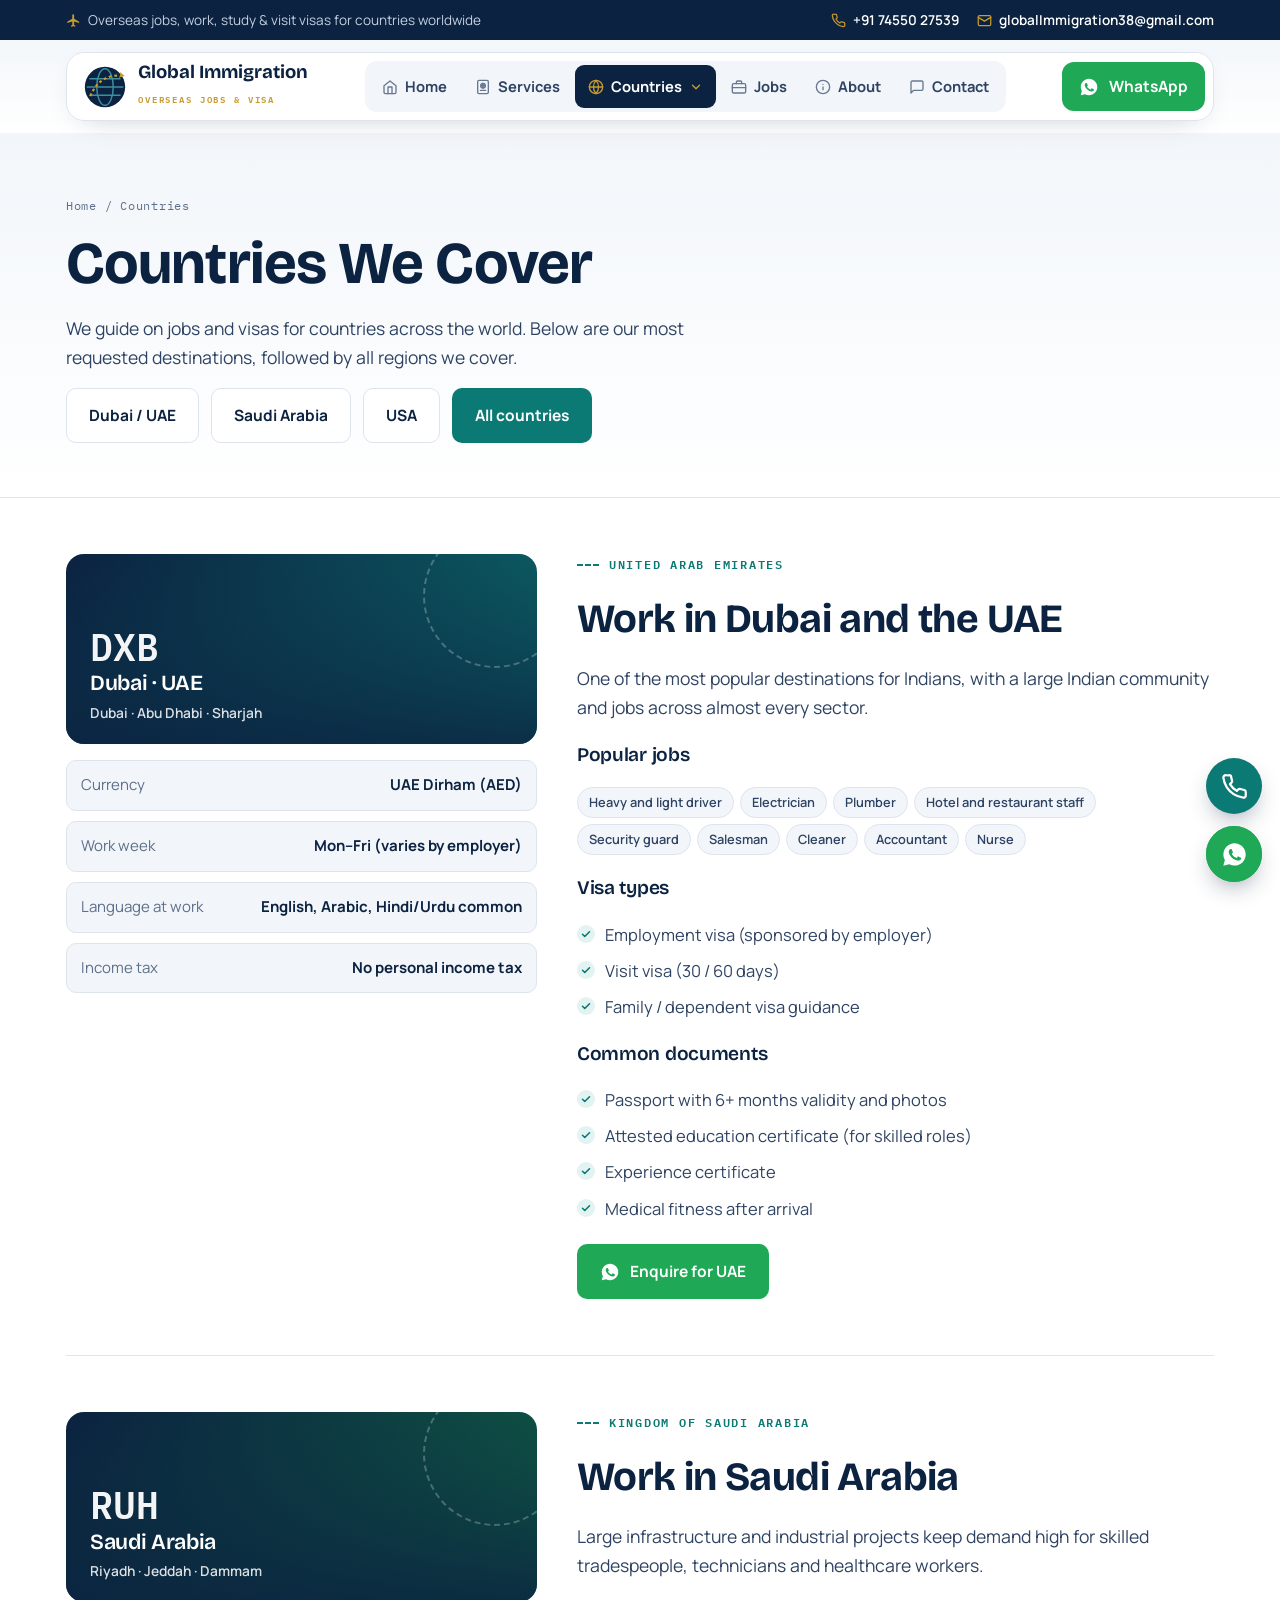
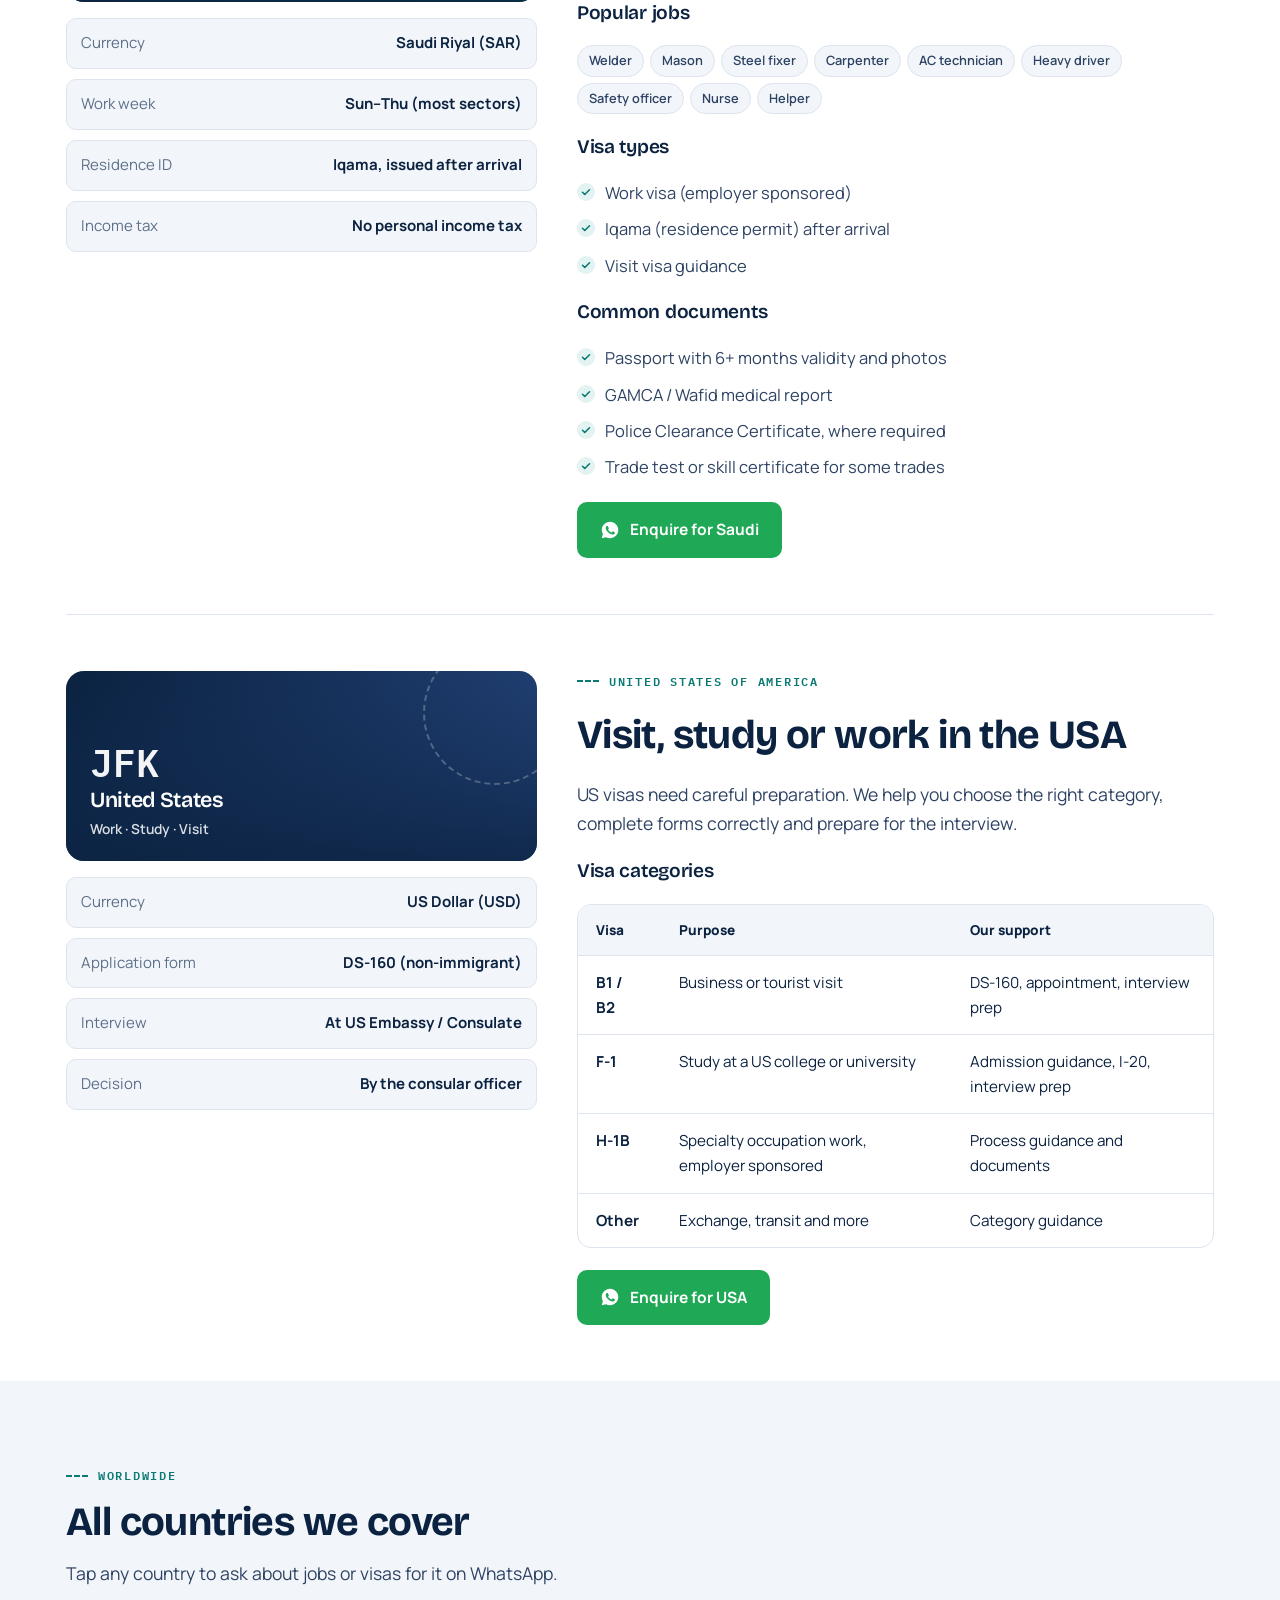
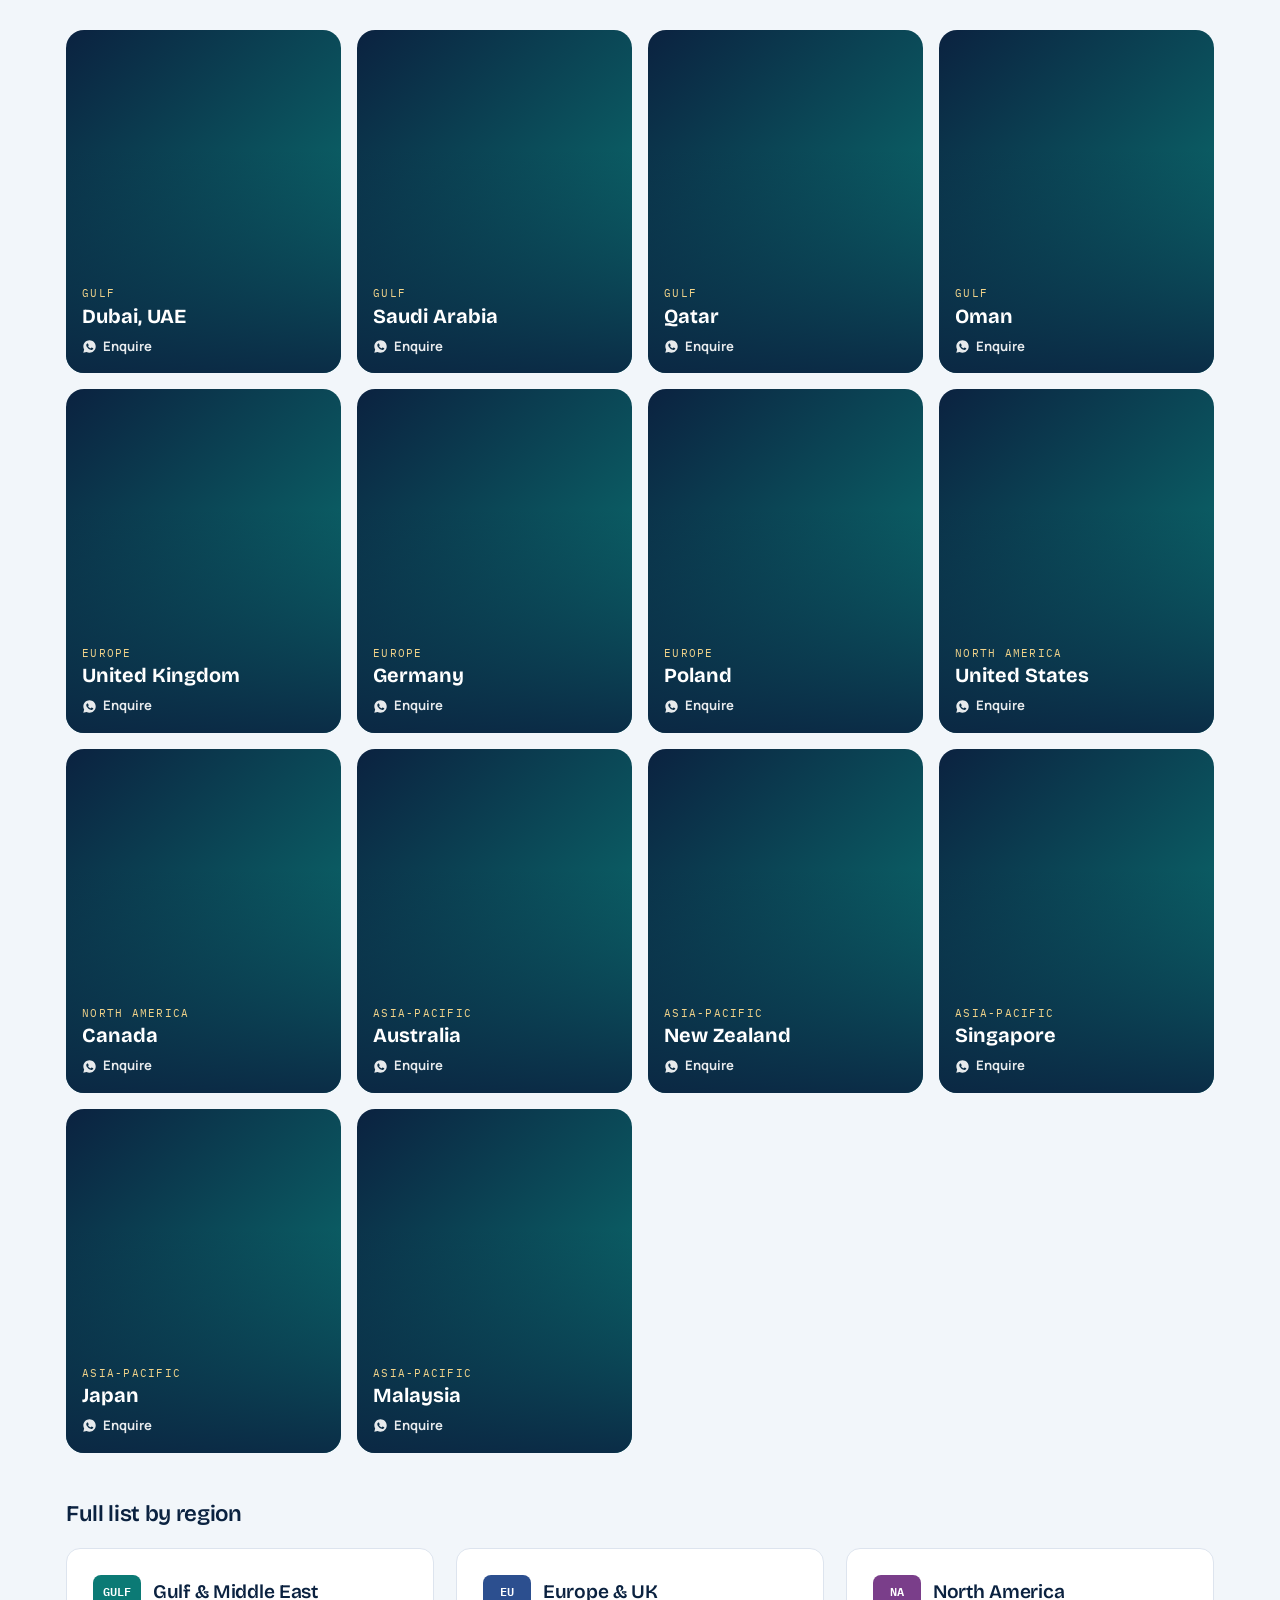
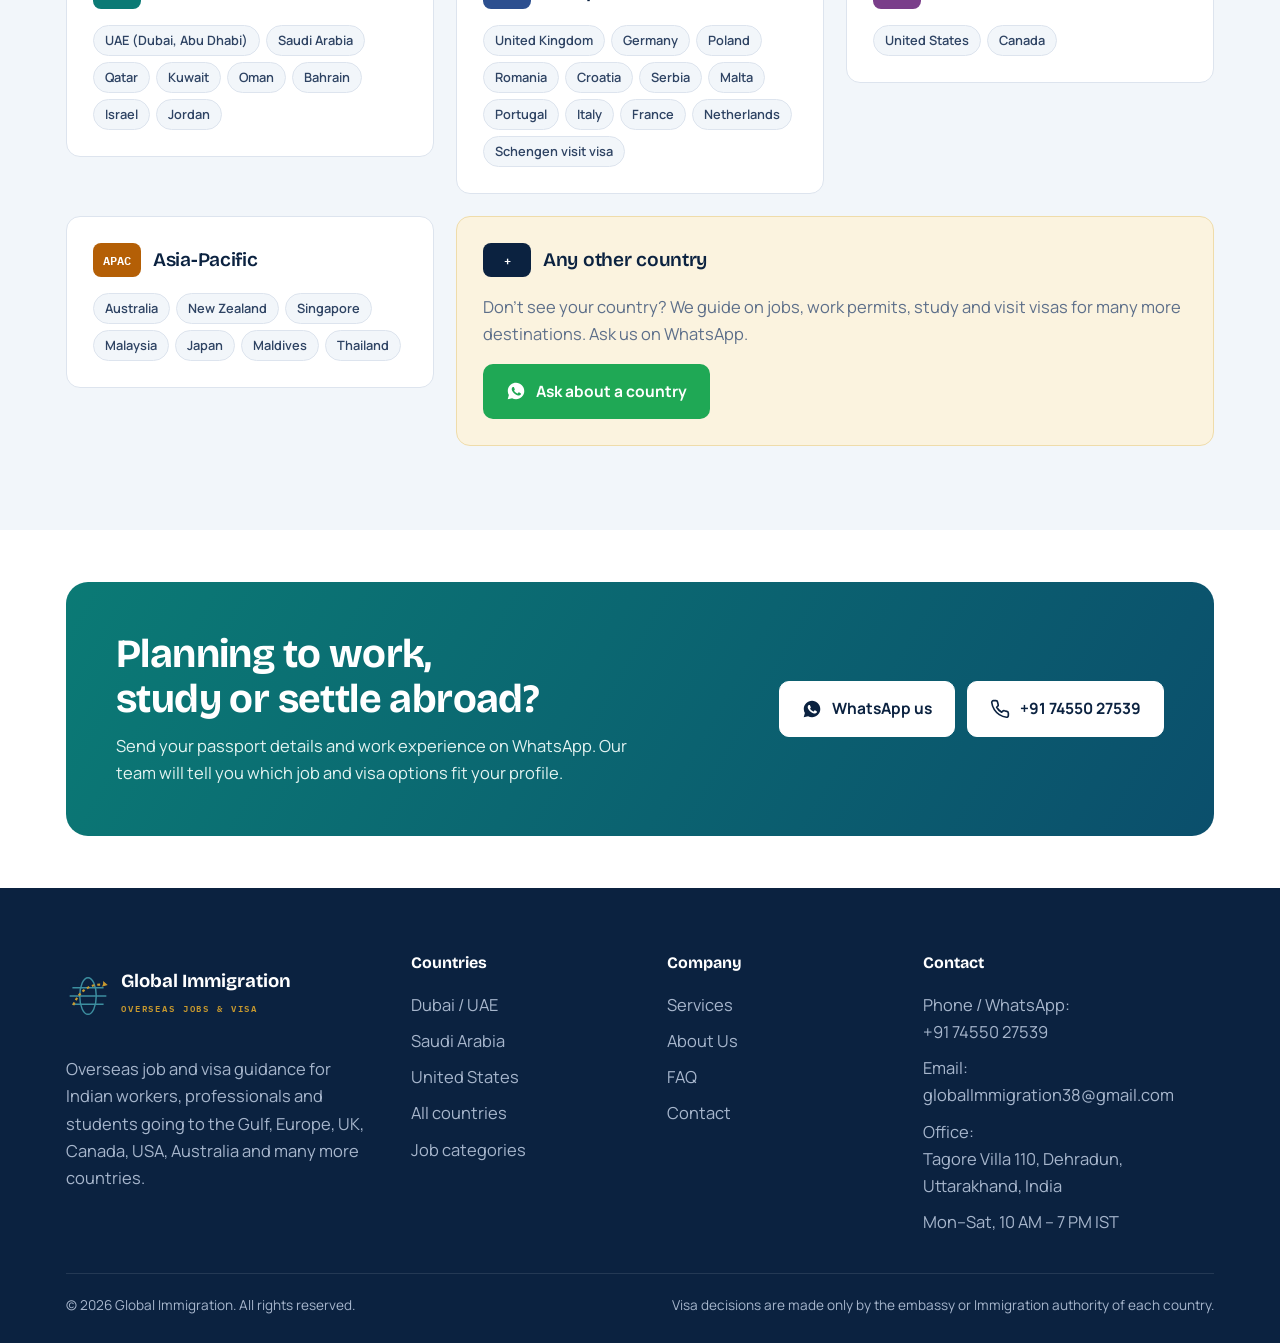
<file: countries.html>
<!doctype html>
<html lang="en">
<head>
<meta charset="utf-8">
<meta name="viewport" content="width=device-width, initial-scale=1, viewport-fit=cover">
<title>Countries | Global Immigration</title>
<meta name="claude:viewport-fit-sides" content="cover">
<meta name="description" content="Jobs and visas for the Gulf, Europe, UK, Canada, USA, Australia and more.">
<link rel="icon" href="data:image/svg+xml,%3Csvg xmlns='http://www.w3.org/2000/svg' viewBox='0 0 48 48' %3E%3Ccircle cx='24' cy='24' r='22' fill='%230b2240'/%3E%3Cellipse cx='24' cy='24' rx='9' ry='20' fill='none' stroke='%233d8fa0' stroke-width='1.6'/%3E%3Cpath d='M4 24h40M7 15h34M7 33h34' stroke='%233d8fa0' stroke-width='1.6'/%3E%3Cpath d='M8 34C16 14 32 10 42 12' fill='none' stroke='%23c99a2e' stroke-width='2.4' stroke-dasharray='3 3'/%3E%3Cpath fill='%23c99a2e' d='m40.5 7.5 5 4.6-6.6 1.9 1.6-2.2Z'/%3E%3C/svg%3E">
<link rel="preconnect" href="https://fonts.googleapis.com"><link rel="preconnect" href="https://fonts.gstatic.com" crossorigin><link rel="stylesheet" href="https://fonts.googleapis.com/css2?family=Bricolage+Grotesque:opsz,wght@12..96,600;12..96,700&family=IBM+Plex+Mono:wght@500;600&family=Manrope:wght@400;500;600;700;800&display=swap">
<link rel="stylesheet" href="style.css">
</head>
<body>
<div class="topstrip"><div class="wrap"><span class="ti lt"><svg viewBox="0 0 24 24" fill="currentColor"><path d="M21 16v-2l-8-5V3.5a1.5 1.5 0 0 0-3 0V9l-8 5v2l8-2.5V19l-2 1.5V22l3.5-1 3.5 1v-1.5L13 19v-5.5l8 2.5Z"/></svg> Overseas jobs, work, study &amp; visit visas for countries worldwide</span><span class="c"><span class="ti"><svg viewBox="0 0 24 24" fill="none" stroke="currentColor" stroke-width="2" stroke-linecap="round" stroke-linejoin="round"><path d="M22 16.9v3a2 2 0 0 1-2.2 2 19.8 19.8 0 0 1-8.6-3.1 19.5 19.5 0 0 1-6-6A19.8 19.8 0 0 1 2.1 4.2 2 2 0 0 1 4.1 2h3a2 2 0 0 1 2 1.7c.1 1 .4 1.9.7 2.8a2 2 0 0 1-.5 2.1L8 9.9a16 16 0 0 0 6 6l1.3-1.3a2 2 0 0 1 2.1-.4c.9.3 1.8.6 2.8.7a2 2 0 0 1 1.7 2Z"/></svg><a href="tel:+917455027539">+91 74550 27539</a></span><span class="ti break"><svg viewBox="0 0 24 24" fill="none" stroke="currentColor" stroke-width="2" stroke-linecap="round" stroke-linejoin="round"><rect x="2" y="4" width="20" height="16" rx="2"/><path d="m22 7-10 6L2 7"/></svg><a href="mailto:globalImmigration38@gmail.com">globalImmigration38@gmail.com</a></span></span></div></div>
<header class="header"><div class="wrap"><div class="navbar">
<a class="brand" href="index.html"><svg class="mark" viewBox="0 0 48 48" aria-hidden="true"><circle cx="24" cy="24" r="22" fill="#0b2240"/><ellipse cx="24" cy="24" rx="9" ry="20" fill="none" stroke="#3d8fa0" stroke-width="1.6"/><path d="M4 24h40M7 15h34M7 33h34" stroke="#3d8fa0" stroke-width="1.6"/><path d="M8 34C16 14 32 10 42 12" fill="none" stroke="#c99a2e" stroke-width="2.4" stroke-dasharray="3 3"/><path fill="#c99a2e" d="m40.5 7.5 5 4.6-6.6 1.9 1.6-2.2Z"/></svg><span><b>Global Immigration</b><small>Overseas Jobs & Visa</small></span></a>
<nav class="nav" aria-label="Main">
<div class="drawer-only drawer-head"><a class="brand" href="index.html"><svg class="mark" viewBox="0 0 48 48" aria-hidden="true"><circle cx="24" cy="24" r="22" fill="#0b2240"/><ellipse cx="24" cy="24" rx="9" ry="20" fill="none" stroke="#3d8fa0" stroke-width="1.6"/><path d="M4 24h40M7 15h34M7 33h34" stroke="#3d8fa0" stroke-width="1.6"/><path d="M8 34C16 14 32 10 42 12" fill="none" stroke="#c99a2e" stroke-width="2.4" stroke-dasharray="3 3"/><path fill="#c99a2e" d="m40.5 7.5 5 4.6-6.6 1.9 1.6-2.2Z"/></svg><span><b>Global Immigration</b></span></a><button class="drawer-close" type="button" aria-label="Close menu"><svg viewBox="0 0 24 24" fill="none" stroke="currentColor" stroke-width="2.2" stroke-linecap="round"><path d="M6 6l12 12M18 6 6 18"/></svg></button></div>
<a href="index.html"><svg viewBox="0 0 24 24" fill="none" stroke="currentColor" stroke-width="2" stroke-linecap="round" stroke-linejoin="round"><path d="m3 10 9-7 9 7v10a2 2 0 0 1-2 2H5a2 2 0 0 1-2-2Z"/><path d="M9 22V12h6v10"/></svg>Home</a><a href="services.html"><svg viewBox="0 0 24 24" fill="none" stroke="currentColor" stroke-width="2" stroke-linecap="round" stroke-linejoin="round"><rect x="4" y="2" width="16" height="20" rx="2"/><circle cx="12" cy="10" r="3.5"/><path d="M8.5 10h7M12 6.5c1 1 1.4 2.2 1.4 3.5S13 12.5 12 13.5M12 6.5c-1 1-1.4 2.2-1.4 3.5s.4 2.5 1.4 3.5M8 17h8"/></svg>Services</a><div class="dd"><button type="button" class="active" aria-expanded="false" aria-haspopup="true"><svg viewBox="0 0 24 24" fill="none" stroke="currentColor" stroke-width="2" stroke-linecap="round" stroke-linejoin="round"><circle cx="12" cy="12" r="10"/><path d="M2 12h20M12 2a15 15 0 0 1 0 20M12 2a15 15 0 0 0 0 20"/></svg>Countries<svg class="chev" viewBox="0 0 24 24" fill="none" stroke="currentColor" stroke-width="2.4" stroke-linecap="round" stroke-linejoin="round"><path d="m6 9 6 6 6-6"/></svg></button>
<div class="dd-menu"><a href="countries.html#uae"><span class="code" style="background:#0b7a75">UAE</span><span><b>Dubai · UAE</b><small>Work visa · Visit visa</small></span></a>
<a href="countries.html#saudi"><span class="code" style="background:#106b45">KSA</span><span><b>Saudi Arabia</b><small>Work visa · Iqama</small></span></a>
<a href="countries.html#usa"><span class="code" style="background:#2c4f8f">USA</span><span><b>United States</b><small>Visit · Study · Work</small></span></a>
<a href="countries.html#all"><span class="code" style="background:#0b2240">ALL</span><span><b>All countries</b><small>Europe · UK · Canada · Australia · Asia</small></span></a></div></div><a href="jobs.html"><svg viewBox="0 0 24 24" fill="none" stroke="currentColor" stroke-width="2" stroke-linecap="round" stroke-linejoin="round"><rect x="2" y="7" width="20" height="14" rx="2"/><path d="M16 7V5a2 2 0 0 0-2-2h-4a2 2 0 0 0-2 2v2M2 13h20"/></svg>Jobs</a><a href="about.html"><svg viewBox="0 0 24 24" fill="none" stroke="currentColor" stroke-width="2" stroke-linecap="round"><circle cx="12" cy="12" r="10"/><path d="M12 16v-4M12 8h.01"/></svg>About</a><a href="contact.html"><svg viewBox="0 0 24 24" fill="none" stroke="currentColor" stroke-width="2" stroke-linecap="round" stroke-linejoin="round"><path d="M21 15a2 2 0 0 1-2 2H7l-4 4V5a2 2 0 0 1 2-2h14a2 2 0 0 1 2 2Z"/></svg>Contact</a>
<div class="drawer-only drawer-foot"><a class="btn btn-wa" href="https://wa.me/917455027539?text=Hello,%20I%20want%20to%20go%20abroad.%20Please%20guide%20me."><svg viewBox="0 0 24 24" fill="currentColor"><path d="M12.04 2C6.58 2 2.13 6.45 2.13 11.91c0 1.75.46 3.45 1.32 4.95L2.05 22l5.25-1.38a9.9 9.9 0 0 0 4.74 1.21c5.46 0 9.91-4.45 9.91-9.91C21.95 6.45 17.5 2 12.04 2Zm5.8 14.03c-.24.68-1.42 1.32-1.96 1.37-.5.05-.97.23-3.27-.68-2.76-1.09-4.5-3.92-4.64-4.1-.14-.18-1.1-1.47-1.1-2.81 0-1.34.7-2 .95-2.27.25-.27.54-.34.72-.34h.52c.17 0 .4-.06.62.47.24.56.8 1.94.87 2.08.07.14.12.3.02.48-.09.18-.14.3-.27.46-.14.16-.29.36-.41.48-.14.14-.28.29-.12.56.16.27.71 1.17 1.52 1.89 1.04.93 1.92 1.22 2.19 1.36.27.14.43.12.59-.07.16-.18.68-.79.86-1.07.18-.27.36-.23.61-.14.25.09 1.59.75 1.86.89.27.14.45.2.52.32.07.11.07.66-.17 1.34Z"/></svg> WhatsApp +91 74550 27539</a><a class="btn btn-ghost" href="tel:+917455027539"><svg viewBox="0 0 24 24" fill="none" stroke="currentColor" stroke-width="2" stroke-linecap="round" stroke-linejoin="round"><path d="M22 16.9v3a2 2 0 0 1-2.2 2 19.8 19.8 0 0 1-8.6-3.1 19.5 19.5 0 0 1-6-6A19.8 19.8 0 0 1 2.1 4.2 2 2 0 0 1 4.1 2h3a2 2 0 0 1 2 1.7c.1 1 .4 1.9.7 2.8a2 2 0 0 1-.5 2.1L8 9.9a16 16 0 0 0 6 6l1.3-1.3a2 2 0 0 1 2.1-.4c.9.3 1.8.6 2.8.7a2 2 0 0 1 1.7 2Z"/></svg> Call now</a><a class="btn btn-ghost" href="mailto:globalImmigration38@gmail.com"><svg viewBox="0 0 24 24" fill="none" stroke="currentColor" stroke-width="2" stroke-linecap="round" stroke-linejoin="round"><rect x="2" y="4" width="20" height="16" rx="2"/><path d="m22 7-10 6L2 7"/></svg> Email us</a></div>
</nav>
<div class="nav-cta"><a class="call-chip" href="tel:+917455027539"><span class="ci"><svg viewBox="0 0 24 24" fill="none" stroke="currentColor" stroke-width="2" stroke-linecap="round" stroke-linejoin="round"><path d="M22 16.9v3a2 2 0 0 1-2.2 2 19.8 19.8 0 0 1-8.6-3.1 19.5 19.5 0 0 1-6-6A19.8 19.8 0 0 1 2.1 4.2 2 2 0 0 1 4.1 2h3a2 2 0 0 1 2 1.7c.1 1 .4 1.9.7 2.8a2 2 0 0 1-.5 2.1L8 9.9a16 16 0 0 0 6 6l1.3-1.3a2 2 0 0 1 2.1-.4c.9.3 1.8.6 2.8.7a2 2 0 0 1 1.7 2Z"/></svg></span><span><small>Call us</small><b>+91 74550 27539</b></span></a><a class="btn btn-wa" href="https://wa.me/917455027539?text=Hello,%20I%20want%20to%20go%20abroad.%20Please%20guide%20me."><svg viewBox="0 0 24 24" fill="currentColor"><path d="M12.04 2C6.58 2 2.13 6.45 2.13 11.91c0 1.75.46 3.45 1.32 4.95L2.05 22l5.25-1.38a9.9 9.9 0 0 0 4.74 1.21c5.46 0 9.91-4.45 9.91-9.91C21.95 6.45 17.5 2 12.04 2Zm5.8 14.03c-.24.68-1.42 1.32-1.96 1.37-.5.05-.97.23-3.27-.68-2.76-1.09-4.5-3.92-4.64-4.1-.14-.18-1.1-1.47-1.1-2.81 0-1.34.7-2 .95-2.27.25-.27.54-.34.72-.34h.52c.17 0 .4-.06.62.47.24.56.8 1.94.87 2.08.07.14.12.3.02.48-.09.18-.14.3-.27.46-.14.16-.29.36-.41.48-.14.14-.28.29-.12.56.16.27.71 1.17 1.52 1.89 1.04.93 1.92 1.22 2.19 1.36.27.14.43.12.59-.07.16-.18.68-.79.86-1.07.18-.27.36-.23.61-.14.25.09 1.59.75 1.86.89.27.14.45.2.52.32.07.11.07.66-.17 1.34Z"/></svg> WhatsApp</a>
<button class="burger" type="button" aria-label="Open menu" aria-expanded="false"><svg viewBox="0 0 24 24" fill="none" stroke="currentColor" stroke-width="2" stroke-linecap="round"><path d="M4 7h16M4 12h16M4 17h16"/></svg></button></div>
</div></div></header>
<div class="scrim"></div>
<main>
<section class="phero"><div class="wrap"><span class="crumb"><a href="index.html">Home</a> / Countries</span><h1>Countries We Cover</h1><p class="lead">We guide on jobs and visas for countries across the world. Below are our most requested destinations, followed by all regions we cover.</p>
<div class="btn-row"><a class="btn btn-ghost" href="#uae">Dubai / UAE</a><a class="btn btn-ghost" href="#saudi">Saudi Arabia</a><a class="btn btn-ghost" href="#usa">USA</a><a class="btn btn-primary" href="#all">All countries</a></div></div></section>
<section><div class="wrap">

<div class="cdetail" id="uae"><div class="side"><div class="country-top ph c-uae"><img src="https://images.unsplash.com/photo-1661630802936-5ff15855cd1f?auto=format&fit=crop&w=900&q=70" alt="Dubai skyline at sunset" loading="lazy" decoding="async" onerror="this.remove()"><span class="code">DXB</span><h3>Dubai · UAE</h3><small>Dubai · Abu Dhabi · Sharjah</small></div>
<div class="facts"><div class="row"><span>Currency</span><b>UAE Dirham (AED)</b></div><div class="row"><span>Work week</span><b>Mon–Fri (varies by employer)</b></div><div class="row"><span>Language at work</span><b>English, Arabic, Hindi/Urdu common</b></div><div class="row"><span>Income tax</span><b>No personal income tax</b></div></div></div>
<div class="main"><span class="eyebrow">United Arab Emirates</span><h2>Work in Dubai and the UAE</h2><p class="lead">One of the most popular destinations for Indians, with a large Indian community and jobs across almost every sector.</p>
<h3>Popular jobs</h3><div class="chips"><span class="chip">Heavy and light driver</span><span class="chip">Electrician</span><span class="chip">Plumber</span><span class="chip">Hotel and restaurant staff</span><span class="chip">Security guard</span><span class="chip">Salesman</span><span class="chip">Cleaner</span><span class="chip">Accountant</span><span class="chip">Nurse</span></div>
<h3>Visa types</h3><ul class="ticks"><li>Employment visa (sponsored by employer)</li><li>Visit visa (30 / 60 days)</li><li>Family / dependent visa guidance</li></ul>
<h3>Common documents</h3><ul class="ticks"><li>Passport with 6+ months validity and photos</li><li>Attested education certificate (for skilled roles)</li><li>Experience certificate</li><li>Medical fitness after arrival</li></ul>
<div class="btn-row"><a class="btn btn-wa" href="https://wa.me/917455027539?text=Hello,%20I%20want%20to%20go%20to%20Dubai%20/%20UAE"><svg viewBox="0 0 24 24" fill="currentColor"><path d="M12.04 2C6.58 2 2.13 6.45 2.13 11.91c0 1.75.46 3.45 1.32 4.95L2.05 22l5.25-1.38a9.9 9.9 0 0 0 4.74 1.21c5.46 0 9.91-4.45 9.91-9.91C21.95 6.45 17.5 2 12.04 2Zm5.8 14.03c-.24.68-1.42 1.32-1.96 1.37-.5.05-.97.23-3.27-.68-2.76-1.09-4.5-3.92-4.64-4.1-.14-.18-1.1-1.47-1.1-2.81 0-1.34.7-2 .95-2.27.25-.27.54-.34.72-.34h.52c.17 0 .4-.06.62.47.24.56.8 1.94.87 2.08.07.14.12.3.02.48-.09.18-.14.3-.27.46-.14.16-.29.36-.41.48-.14.14-.28.29-.12.56.16.27.71 1.17 1.52 1.89 1.04.93 1.92 1.22 2.19 1.36.27.14.43.12.59-.07.16-.18.68-.79.86-1.07.18-.27.36-.23.61-.14.25.09 1.59.75 1.86.89.27.14.45.2.52.32.07.11.07.66-.17 1.34Z"/></svg> Enquire for UAE</a></div></div></div>

<div class="cdetail" id="saudi"><div class="side"><div class="country-top ph c-ksa"><img src="https://images.unsplash.com/photo-1506795213373-430e921fe2ed?auto=format&fit=crop&w=900&q=70" alt="Kingdom Centre tower in Riyadh" loading="lazy" decoding="async" onerror="this.remove()"><span class="code">RUH</span><h3>Saudi Arabia</h3><small>Riyadh · Jeddah · Dammam</small></div>
<div class="facts"><div class="row"><span>Currency</span><b>Saudi Riyal (SAR)</b></div><div class="row"><span>Work week</span><b>Sun–Thu (most sectors)</b></div><div class="row"><span>Residence ID</span><b>Iqama, issued after arrival</b></div><div class="row"><span>Income tax</span><b>No personal income tax</b></div></div></div>
<div class="main"><span class="eyebrow">Kingdom of Saudi Arabia</span><h2>Work in Saudi Arabia</h2><p class="lead">Large infrastructure and industrial projects keep demand high for skilled tradespeople, technicians and healthcare workers.</p>
<h3>Popular jobs</h3><div class="chips"><span class="chip">Welder</span><span class="chip">Mason</span><span class="chip">Steel fixer</span><span class="chip">Carpenter</span><span class="chip">AC technician</span><span class="chip">Heavy driver</span><span class="chip">Safety officer</span><span class="chip">Nurse</span><span class="chip">Helper</span></div>
<h3>Visa types</h3><ul class="ticks"><li>Work visa (employer sponsored)</li><li>Iqama (residence permit) after arrival</li><li>Visit visa guidance</li></ul>
<h3>Common documents</h3><ul class="ticks"><li>Passport with 6+ months validity and photos</li><li>GAMCA / Wafid medical report</li><li>Police Clearance Certificate, where required</li><li>Trade test or skill certificate for some trades</li></ul>
<div class="btn-row"><a class="btn btn-wa" href="https://wa.me/917455027539?text=Hello,%20I%20want%20to%20go%20to%20Saudi%20Arabia"><svg viewBox="0 0 24 24" fill="currentColor"><path d="M12.04 2C6.58 2 2.13 6.45 2.13 11.91c0 1.75.46 3.45 1.32 4.95L2.05 22l5.25-1.38a9.9 9.9 0 0 0 4.74 1.21c5.46 0 9.91-4.45 9.91-9.91C21.95 6.45 17.5 2 12.04 2Zm5.8 14.03c-.24.68-1.42 1.32-1.96 1.37-.5.05-.97.23-3.27-.68-2.76-1.09-4.5-3.92-4.64-4.1-.14-.18-1.1-1.47-1.1-2.81 0-1.34.7-2 .95-2.27.25-.27.54-.34.72-.34h.52c.17 0 .4-.06.62.47.24.56.8 1.94.87 2.08.07.14.12.3.02.48-.09.18-.14.3-.27.46-.14.16-.29.36-.41.48-.14.14-.28.29-.12.56.16.27.71 1.17 1.52 1.89 1.04.93 1.92 1.22 2.19 1.36.27.14.43.12.59-.07.16-.18.68-.79.86-1.07.18-.27.36-.23.61-.14.25.09 1.59.75 1.86.89.27.14.45.2.52.32.07.11.07.66-.17 1.34Z"/></svg> Enquire for Saudi</a></div></div></div>

<div class="cdetail" id="usa"><div class="side"><div class="country-top ph c-usa"><img src="https://images.unsplash.com/photo-1599683418126-ff992c715d41?auto=format&fit=crop&w=900&q=70" alt="New York City skyline" loading="lazy" decoding="async" onerror="this.remove()"><span class="code">JFK</span><h3>United States</h3><small>Work · Study · Visit</small></div>
<div class="facts"><div class="row"><span>Currency</span><b>US Dollar (USD)</b></div><div class="row"><span>Application form</span><b>DS-160 (non-immigrant)</b></div><div class="row"><span>Interview</span><b>At US Embassy / Consulate</b></div><div class="row"><span>Decision</span><b>By the consular officer</b></div></div></div>
<div class="main"><span class="eyebrow">United States of America</span><h2>Visit, study or work in the USA</h2><p class="lead">US visas need careful preparation. We help you choose the right category, complete forms correctly and prepare for the interview.</p>
<h3>Visa categories</h3><div class="tablewrap"><table><thead><tr><th>Visa</th><th>Purpose</th><th>Our support</th></tr></thead><tbody>
<tr><td><b>B1 / B2</b></td><td>Business or tourist visit</td><td>DS-160, appointment, interview prep</td></tr>
<tr><td><b>F-1</b></td><td>Study at a US college or university</td><td>Admission guidance, I-20, interview prep</td></tr>
<tr><td><b>H-1B</b></td><td>Specialty occupation work, employer sponsored</td><td>Process guidance and documents</td></tr>
<tr><td><b>Other</b></td><td>Exchange, transit and more</td><td>Category guidance</td></tr>
</tbody></table></div>
<div class="btn-row"><a class="btn btn-wa" href="https://wa.me/917455027539?text=Hello,%20I%20want%20to%20apply%20for%20a%20USA%20visa"><svg viewBox="0 0 24 24" fill="currentColor"><path d="M12.04 2C6.58 2 2.13 6.45 2.13 11.91c0 1.75.46 3.45 1.32 4.95L2.05 22l5.25-1.38a9.9 9.9 0 0 0 4.74 1.21c5.46 0 9.91-4.45 9.91-9.91C21.95 6.45 17.5 2 12.04 2Zm5.8 14.03c-.24.68-1.42 1.32-1.96 1.37-.5.05-.97.23-3.27-.68-2.76-1.09-4.5-3.92-4.64-4.1-.14-.18-1.1-1.47-1.1-2.81 0-1.34.7-2 .95-2.27.25-.27.54-.34.72-.34h.52c.17 0 .4-.06.62.47.24.56.8 1.94.87 2.08.07.14.12.3.02.48-.09.18-.14.3-.27.46-.14.16-.29.36-.41.48-.14.14-.28.29-.12.56.16.27.71 1.17 1.52 1.89 1.04.93 1.92 1.22 2.19 1.36.27.14.43.12.59-.07.16-.18.68-.79.86-1.07.18-.27.36-.23.61-.14.25.09 1.59.75 1.86.89.27.14.45.2.52.32.07.11.07.66-.17 1.34Z"/></svg> Enquire for USA</a></div></div></div>

</div></section>
<section class="band mist" id="all" style="scroll-margin-top:90px"><div class="wrap">
<div class="sec-head"><span class="eyebrow">Worldwide</span><h2>All countries we cover</h2><p class="lead">Tap any country to ask about jobs or visas for it on WhatsApp.</p></div>
<div class="dest-grid"><a class="dest ph" href="https://wa.me/917455027539?text=Hello,%20I%20want%20to%20go%20to%20Dubai,%20UAE"><img src="https://images.unsplash.com/photo-1661630802936-5ff15855cd1f?auto=format&fit=crop&w=700&q=70" alt="Burj Khalifa and Dubai skyline" loading="lazy" decoding="async" onerror="this.remove()"><span class="dest-txt"><small>Gulf</small><b>Dubai, UAE</b><em><svg viewBox="0 0 24 24" fill="currentColor"><path d="M12.04 2C6.58 2 2.13 6.45 2.13 11.91c0 1.75.46 3.45 1.32 4.95L2.05 22l5.25-1.38a9.9 9.9 0 0 0 4.74 1.21c5.46 0 9.91-4.45 9.91-9.91C21.95 6.45 17.5 2 12.04 2Zm5.8 14.03c-.24.68-1.42 1.32-1.96 1.37-.5.05-.97.23-3.27-.68-2.76-1.09-4.5-3.92-4.64-4.1-.14-.18-1.1-1.47-1.1-2.81 0-1.34.7-2 .95-2.27.25-.27.54-.34.72-.34h.52c.17 0 .4-.06.62.47.24.56.8 1.94.87 2.08.07.14.12.3.02.48-.09.18-.14.3-.27.46-.14.16-.29.36-.41.48-.14.14-.28.29-.12.56.16.27.71 1.17 1.52 1.89 1.04.93 1.92 1.22 2.19 1.36.27.14.43.12.59-.07.16-.18.68-.79.86-1.07.18-.27.36-.23.61-.14.25.09 1.59.75 1.86.89.27.14.45.2.52.32.07.11.07.66-.17 1.34Z"/></svg> Enquire</em></span></a><a class="dest ph" href="https://wa.me/917455027539?text=Hello,%20I%20want%20to%20go%20to%20Saudi%20Arabia"><img src="https://images.unsplash.com/photo-1506795213373-430e921fe2ed?auto=format&fit=crop&w=700&q=70" alt="Kingdom Centre tower in Riyadh" loading="lazy" decoding="async" onerror="this.remove()"><span class="dest-txt"><small>Gulf</small><b>Saudi Arabia</b><em><svg viewBox="0 0 24 24" fill="currentColor"><path d="M12.04 2C6.58 2 2.13 6.45 2.13 11.91c0 1.75.46 3.45 1.32 4.95L2.05 22l5.25-1.38a9.9 9.9 0 0 0 4.74 1.21c5.46 0 9.91-4.45 9.91-9.91C21.95 6.45 17.5 2 12.04 2Zm5.8 14.03c-.24.68-1.42 1.32-1.96 1.37-.5.05-.97.23-3.27-.68-2.76-1.09-4.5-3.92-4.64-4.1-.14-.18-1.1-1.47-1.1-2.81 0-1.34.7-2 .95-2.27.25-.27.54-.34.72-.34h.52c.17 0 .4-.06.62.47.24.56.8 1.94.87 2.08.07.14.12.3.02.48-.09.18-.14.3-.27.46-.14.16-.29.36-.41.48-.14.14-.28.29-.12.56.16.27.71 1.17 1.52 1.89 1.04.93 1.92 1.22 2.19 1.36.27.14.43.12.59-.07.16-.18.68-.79.86-1.07.18-.27.36-.23.61-.14.25.09 1.59.75 1.86.89.27.14.45.2.52.32.07.11.07.66-.17 1.34Z"/></svg> Enquire</em></span></a><a class="dest ph" href="https://wa.me/917455027539?text=Hello,%20I%20want%20to%20go%20to%20Qatar"><img src="https://images.unsplash.com/photo-1685113872064-de4180a0ea93?auto=format&fit=crop&w=700&q=70" alt="Doha skyline" loading="lazy" decoding="async" onerror="this.remove()"><span class="dest-txt"><small>Gulf</small><b>Qatar</b><em><svg viewBox="0 0 24 24" fill="currentColor"><path d="M12.04 2C6.58 2 2.13 6.45 2.13 11.91c0 1.75.46 3.45 1.32 4.95L2.05 22l5.25-1.38a9.9 9.9 0 0 0 4.74 1.21c5.46 0 9.91-4.45 9.91-9.91C21.95 6.45 17.5 2 12.04 2Zm5.8 14.03c-.24.68-1.42 1.32-1.96 1.37-.5.05-.97.23-3.27-.68-2.76-1.09-4.5-3.92-4.64-4.1-.14-.18-1.1-1.47-1.1-2.81 0-1.34.7-2 .95-2.27.25-.27.54-.34.72-.34h.52c.17 0 .4-.06.62.47.24.56.8 1.94.87 2.08.07.14.12.3.02.48-.09.18-.14.3-.27.46-.14.16-.29.36-.41.48-.14.14-.28.29-.12.56.16.27.71 1.17 1.52 1.89 1.04.93 1.92 1.22 2.19 1.36.27.14.43.12.59-.07.16-.18.68-.79.86-1.07.18-.27.36-.23.61-.14.25.09 1.59.75 1.86.89.27.14.45.2.52.32.07.11.07.66-.17 1.34Z"/></svg> Enquire</em></span></a><a class="dest ph" href="https://wa.me/917455027539?text=Hello,%20I%20want%20to%20go%20to%20Oman"><img src="https://images.unsplash.com/photo-1599743777555-e362a2feab39?auto=format&fit=crop&w=700&q=70" alt="Mosque with blue dome in Muscat" loading="lazy" decoding="async" onerror="this.remove()"><span class="dest-txt"><small>Gulf</small><b>Oman</b><em><svg viewBox="0 0 24 24" fill="currentColor"><path d="M12.04 2C6.58 2 2.13 6.45 2.13 11.91c0 1.75.46 3.45 1.32 4.95L2.05 22l5.25-1.38a9.9 9.9 0 0 0 4.74 1.21c5.46 0 9.91-4.45 9.91-9.91C21.95 6.45 17.5 2 12.04 2Zm5.8 14.03c-.24.68-1.42 1.32-1.96 1.37-.5.05-.97.23-3.27-.68-2.76-1.09-4.5-3.92-4.64-4.1-.14-.18-1.1-1.47-1.1-2.81 0-1.34.7-2 .95-2.27.25-.27.54-.34.72-.34h.52c.17 0 .4-.06.62.47.24.56.8 1.94.87 2.08.07.14.12.3.02.48-.09.18-.14.3-.27.46-.14.16-.29.36-.41.48-.14.14-.28.29-.12.56.16.27.71 1.17 1.52 1.89 1.04.93 1.92 1.22 2.19 1.36.27.14.43.12.59-.07.16-.18.68-.79.86-1.07.18-.27.36-.23.61-.14.25.09 1.59.75 1.86.89.27.14.45.2.52.32.07.11.07.66-.17 1.34Z"/></svg> Enquire</em></span></a><a class="dest ph" href="https://wa.me/917455027539?text=Hello,%20I%20want%20to%20go%20to%20United%20Kingdom"><img src="https://images.unsplash.com/photo-1486299267070-83823f5448dd?auto=format&fit=crop&w=700&q=70" alt="Big Ben in London" loading="lazy" decoding="async" onerror="this.remove()"><span class="dest-txt"><small>Europe</small><b>United Kingdom</b><em><svg viewBox="0 0 24 24" fill="currentColor"><path d="M12.04 2C6.58 2 2.13 6.45 2.13 11.91c0 1.75.46 3.45 1.32 4.95L2.05 22l5.25-1.38a9.9 9.9 0 0 0 4.74 1.21c5.46 0 9.91-4.45 9.91-9.91C21.95 6.45 17.5 2 12.04 2Zm5.8 14.03c-.24.68-1.42 1.32-1.96 1.37-.5.05-.97.23-3.27-.68-2.76-1.09-4.5-3.92-4.64-4.1-.14-.18-1.1-1.47-1.1-2.81 0-1.34.7-2 .95-2.27.25-.27.54-.34.72-.34h.52c.17 0 .4-.06.62.47.24.56.8 1.94.87 2.08.07.14.12.3.02.48-.09.18-.14.3-.27.46-.14.16-.29.36-.41.48-.14.14-.28.29-.12.56.16.27.71 1.17 1.52 1.89 1.04.93 1.92 1.22 2.19 1.36.27.14.43.12.59-.07.16-.18.68-.79.86-1.07.18-.27.36-.23.61-.14.25.09 1.59.75 1.86.89.27.14.45.2.52.32.07.11.07.66-.17 1.34Z"/></svg> Enquire</em></span></a><a class="dest ph" href="https://wa.me/917455027539?text=Hello,%20I%20want%20to%20go%20to%20Germany"><img src="https://images.unsplash.com/photo-1587330979470-3595ac045ab0?auto=format&fit=crop&w=700&q=70" alt="Brandenburg Gate in Berlin at night" loading="lazy" decoding="async" onerror="this.remove()"><span class="dest-txt"><small>Europe</small><b>Germany</b><em><svg viewBox="0 0 24 24" fill="currentColor"><path d="M12.04 2C6.58 2 2.13 6.45 2.13 11.91c0 1.75.46 3.45 1.32 4.95L2.05 22l5.25-1.38a9.9 9.9 0 0 0 4.74 1.21c5.46 0 9.91-4.45 9.91-9.91C21.95 6.45 17.5 2 12.04 2Zm5.8 14.03c-.24.68-1.42 1.32-1.96 1.37-.5.05-.97.23-3.27-.68-2.76-1.09-4.5-3.92-4.64-4.1-.14-.18-1.1-1.47-1.1-2.81 0-1.34.7-2 .95-2.27.25-.27.54-.34.72-.34h.52c.17 0 .4-.06.62.47.24.56.8 1.94.87 2.08.07.14.12.3.02.48-.09.18-.14.3-.27.46-.14.16-.29.36-.41.48-.14.14-.28.29-.12.56.16.27.71 1.17 1.52 1.89 1.04.93 1.92 1.22 2.19 1.36.27.14.43.12.59-.07.16-.18.68-.79.86-1.07.18-.27.36-.23.61-.14.25.09 1.59.75 1.86.89.27.14.45.2.52.32.07.11.07.66-.17 1.34Z"/></svg> Enquire</em></span></a><a class="dest ph" href="https://wa.me/917455027539?text=Hello,%20I%20want%20to%20go%20to%20Poland"><img src="https://images.unsplash.com/photo-1607078486875-a697a8a38e87?auto=format&fit=crop&w=700&q=70" alt="Warsaw city skyline" loading="lazy" decoding="async" onerror="this.remove()"><span class="dest-txt"><small>Europe</small><b>Poland</b><em><svg viewBox="0 0 24 24" fill="currentColor"><path d="M12.04 2C6.58 2 2.13 6.45 2.13 11.91c0 1.75.46 3.45 1.32 4.95L2.05 22l5.25-1.38a9.9 9.9 0 0 0 4.74 1.21c5.46 0 9.91-4.45 9.91-9.91C21.95 6.45 17.5 2 12.04 2Zm5.8 14.03c-.24.68-1.42 1.32-1.96 1.37-.5.05-.97.23-3.27-.68-2.76-1.09-4.5-3.92-4.64-4.1-.14-.18-1.1-1.47-1.1-2.81 0-1.34.7-2 .95-2.27.25-.27.54-.34.72-.34h.52c.17 0 .4-.06.62.47.24.56.8 1.94.87 2.08.07.14.12.3.02.48-.09.18-.14.3-.27.46-.14.16-.29.36-.41.48-.14.14-.28.29-.12.56.16.27.71 1.17 1.52 1.89 1.04.93 1.92 1.22 2.19 1.36.27.14.43.12.59-.07.16-.18.68-.79.86-1.07.18-.27.36-.23.61-.14.25.09 1.59.75 1.86.89.27.14.45.2.52.32.07.11.07.66-.17 1.34Z"/></svg> Enquire</em></span></a><a class="dest ph" href="https://wa.me/917455027539?text=Hello,%20I%20want%20to%20go%20to%20United%20States"><img src="https://images.unsplash.com/photo-1599683418126-ff992c715d41?auto=format&fit=crop&w=700&q=70" alt="New York City skyline" loading="lazy" decoding="async" onerror="this.remove()"><span class="dest-txt"><small>North America</small><b>United States</b><em><svg viewBox="0 0 24 24" fill="currentColor"><path d="M12.04 2C6.58 2 2.13 6.45 2.13 11.91c0 1.75.46 3.45 1.32 4.95L2.05 22l5.25-1.38a9.9 9.9 0 0 0 4.74 1.21c5.46 0 9.91-4.45 9.91-9.91C21.95 6.45 17.5 2 12.04 2Zm5.8 14.03c-.24.68-1.42 1.32-1.96 1.37-.5.05-.97.23-3.27-.68-2.76-1.09-4.5-3.92-4.64-4.1-.14-.18-1.1-1.47-1.1-2.81 0-1.34.7-2 .95-2.27.25-.27.54-.34.72-.34h.52c.17 0 .4-.06.62.47.24.56.8 1.94.87 2.08.07.14.12.3.02.48-.09.18-.14.3-.27.46-.14.16-.29.36-.41.48-.14.14-.28.29-.12.56.16.27.71 1.17 1.52 1.89 1.04.93 1.92 1.22 2.19 1.36.27.14.43.12.59-.07.16-.18.68-.79.86-1.07.18-.27.36-.23.61-.14.25.09 1.59.75 1.86.89.27.14.45.2.52.32.07.11.07.66-.17 1.34Z"/></svg> Enquire</em></span></a><a class="dest ph" href="https://wa.me/917455027539?text=Hello,%20I%20want%20to%20go%20to%20Canada"><img src="https://images.unsplash.com/photo-1517935706615-2717063c2225?auto=format&fit=crop&w=700&q=70" alt="CN Tower and Toronto skyline" loading="lazy" decoding="async" onerror="this.remove()"><span class="dest-txt"><small>North America</small><b>Canada</b><em><svg viewBox="0 0 24 24" fill="currentColor"><path d="M12.04 2C6.58 2 2.13 6.45 2.13 11.91c0 1.75.46 3.45 1.32 4.95L2.05 22l5.25-1.38a9.9 9.9 0 0 0 4.74 1.21c5.46 0 9.91-4.45 9.91-9.91C21.95 6.45 17.5 2 12.04 2Zm5.8 14.03c-.24.68-1.42 1.32-1.96 1.37-.5.05-.97.23-3.27-.68-2.76-1.09-4.5-3.92-4.64-4.1-.14-.18-1.1-1.47-1.1-2.81 0-1.34.7-2 .95-2.27.25-.27.54-.34.72-.34h.52c.17 0 .4-.06.62.47.24.56.8 1.94.87 2.08.07.14.12.3.02.48-.09.18-.14.3-.27.46-.14.16-.29.36-.41.48-.14.14-.28.29-.12.56.16.27.71 1.17 1.52 1.89 1.04.93 1.92 1.22 2.19 1.36.27.14.43.12.59-.07.16-.18.68-.79.86-1.07.18-.27.36-.23.61-.14.25.09 1.59.75 1.86.89.27.14.45.2.52.32.07.11.07.66-.17 1.34Z"/></svg> Enquire</em></span></a><a class="dest ph" href="https://wa.me/917455027539?text=Hello,%20I%20want%20to%20go%20to%20Australia"><img src="https://images.unsplash.com/photo-1506973035872-a4ec16b8e8d9?auto=format&fit=crop&w=700&q=70" alt="Sydney Opera House" loading="lazy" decoding="async" onerror="this.remove()"><span class="dest-txt"><small>Asia-Pacific</small><b>Australia</b><em><svg viewBox="0 0 24 24" fill="currentColor"><path d="M12.04 2C6.58 2 2.13 6.45 2.13 11.91c0 1.75.46 3.45 1.32 4.95L2.05 22l5.25-1.38a9.9 9.9 0 0 0 4.74 1.21c5.46 0 9.91-4.45 9.91-9.91C21.95 6.45 17.5 2 12.04 2Zm5.8 14.03c-.24.68-1.42 1.32-1.96 1.37-.5.05-.97.23-3.27-.68-2.76-1.09-4.5-3.92-4.64-4.1-.14-.18-1.1-1.47-1.1-2.81 0-1.34.7-2 .95-2.27.25-.27.54-.34.72-.34h.52c.17 0 .4-.06.62.47.24.56.8 1.94.87 2.08.07.14.12.3.02.48-.09.18-.14.3-.27.46-.14.16-.29.36-.41.48-.14.14-.28.29-.12.56.16.27.71 1.17 1.52 1.89 1.04.93 1.92 1.22 2.19 1.36.27.14.43.12.59-.07.16-.18.68-.79.86-1.07.18-.27.36-.23.61-.14.25.09 1.59.75 1.86.89.27.14.45.2.52.32.07.11.07.66-.17 1.34Z"/></svg> Enquire</em></span></a><a class="dest ph" href="https://wa.me/917455027539?text=Hello,%20I%20want%20to%20go%20to%20New%20Zealand"><img src="https://images.unsplash.com/photo-1465056836041-7f43ac27dcb5?auto=format&fit=crop&w=700&q=70" alt="Lake and mountains in New Zealand" loading="lazy" decoding="async" onerror="this.remove()"><span class="dest-txt"><small>Asia-Pacific</small><b>New Zealand</b><em><svg viewBox="0 0 24 24" fill="currentColor"><path d="M12.04 2C6.58 2 2.13 6.45 2.13 11.91c0 1.75.46 3.45 1.32 4.95L2.05 22l5.25-1.38a9.9 9.9 0 0 0 4.74 1.21c5.46 0 9.91-4.45 9.91-9.91C21.95 6.45 17.5 2 12.04 2Zm5.8 14.03c-.24.68-1.42 1.32-1.96 1.37-.5.05-.97.23-3.27-.68-2.76-1.09-4.5-3.92-4.64-4.1-.14-.18-1.1-1.47-1.1-2.81 0-1.34.7-2 .95-2.27.25-.27.54-.34.72-.34h.52c.17 0 .4-.06.62.47.24.56.8 1.94.87 2.08.07.14.12.3.02.48-.09.18-.14.3-.27.46-.14.16-.29.36-.41.48-.14.14-.28.29-.12.56.16.27.71 1.17 1.52 1.89 1.04.93 1.92 1.22 2.19 1.36.27.14.43.12.59-.07.16-.18.68-.79.86-1.07.18-.27.36-.23.61-.14.25.09 1.59.75 1.86.89.27.14.45.2.52.32.07.11.07.66-.17 1.34Z"/></svg> Enquire</em></span></a><a class="dest ph" href="https://wa.me/917455027539?text=Hello,%20I%20want%20to%20go%20to%20Singapore"><img src="https://images.unsplash.com/photo-1525625293386-3f8f99389edd?auto=format&fit=crop&w=700&q=70" alt="Marina Bay Sands in Singapore" loading="lazy" decoding="async" onerror="this.remove()"><span class="dest-txt"><small>Asia-Pacific</small><b>Singapore</b><em><svg viewBox="0 0 24 24" fill="currentColor"><path d="M12.04 2C6.58 2 2.13 6.45 2.13 11.91c0 1.75.46 3.45 1.32 4.95L2.05 22l5.25-1.38a9.9 9.9 0 0 0 4.74 1.21c5.46 0 9.91-4.45 9.91-9.91C21.95 6.45 17.5 2 12.04 2Zm5.8 14.03c-.24.68-1.42 1.32-1.96 1.37-.5.05-.97.23-3.27-.68-2.76-1.09-4.5-3.92-4.64-4.1-.14-.18-1.1-1.47-1.1-2.81 0-1.34.7-2 .95-2.27.25-.27.54-.34.72-.34h.52c.17 0 .4-.06.62.47.24.56.8 1.94.87 2.08.07.14.12.3.02.48-.09.18-.14.3-.27.46-.14.16-.29.36-.41.48-.14.14-.28.29-.12.56.16.27.71 1.17 1.52 1.89 1.04.93 1.92 1.22 2.19 1.36.27.14.43.12.59-.07.16-.18.68-.79.86-1.07.18-.27.36-.23.61-.14.25.09 1.59.75 1.86.89.27.14.45.2.52.32.07.11.07.66-.17 1.34Z"/></svg> Enquire</em></span></a><a class="dest ph" href="https://wa.me/917455027539?text=Hello,%20I%20want%20to%20go%20to%20Japan"><img src="https://images.unsplash.com/photo-1526481280693-3bfa7568e0f3?auto=format&fit=crop&w=700&q=70" alt="Mount Fuji in Japan" loading="lazy" decoding="async" onerror="this.remove()"><span class="dest-txt"><small>Asia-Pacific</small><b>Japan</b><em><svg viewBox="0 0 24 24" fill="currentColor"><path d="M12.04 2C6.58 2 2.13 6.45 2.13 11.91c0 1.75.46 3.45 1.32 4.95L2.05 22l5.25-1.38a9.9 9.9 0 0 0 4.74 1.21c5.46 0 9.91-4.45 9.91-9.91C21.95 6.45 17.5 2 12.04 2Zm5.8 14.03c-.24.68-1.42 1.32-1.96 1.37-.5.05-.97.23-3.27-.68-2.76-1.09-4.5-3.92-4.64-4.1-.14-.18-1.1-1.47-1.1-2.81 0-1.34.7-2 .95-2.27.25-.27.54-.34.72-.34h.52c.17 0 .4-.06.62.47.24.56.8 1.94.87 2.08.07.14.12.3.02.48-.09.18-.14.3-.27.46-.14.16-.29.36-.41.48-.14.14-.28.29-.12.56.16.27.71 1.17 1.52 1.89 1.04.93 1.92 1.22 2.19 1.36.27.14.43.12.59-.07.16-.18.68-.79.86-1.07.18-.27.36-.23.61-.14.25.09 1.59.75 1.86.89.27.14.45.2.52.32.07.11.07.66-.17 1.34Z"/></svg> Enquire</em></span></a><a class="dest ph" href="https://wa.me/917455027539?text=Hello,%20I%20want%20to%20go%20to%20Malaysia"><img src="https://images.unsplash.com/photo-1597148543182-830ef7bbb904?auto=format&fit=crop&w=700&q=70" alt="Petronas Twin Towers in Kuala Lumpur" loading="lazy" decoding="async" onerror="this.remove()"><span class="dest-txt"><small>Asia-Pacific</small><b>Malaysia</b><em><svg viewBox="0 0 24 24" fill="currentColor"><path d="M12.04 2C6.58 2 2.13 6.45 2.13 11.91c0 1.75.46 3.45 1.32 4.95L2.05 22l5.25-1.38a9.9 9.9 0 0 0 4.74 1.21c5.46 0 9.91-4.45 9.91-9.91C21.95 6.45 17.5 2 12.04 2Zm5.8 14.03c-.24.68-1.42 1.32-1.96 1.37-.5.05-.97.23-3.27-.68-2.76-1.09-4.5-3.92-4.64-4.1-.14-.18-1.1-1.47-1.1-2.81 0-1.34.7-2 .95-2.27.25-.27.54-.34.72-.34h.52c.17 0 .4-.06.62.47.24.56.8 1.94.87 2.08.07.14.12.3.02.48-.09.18-.14.3-.27.46-.14.16-.29.36-.41.48-.14.14-.28.29-.12.56.16.27.71 1.17 1.52 1.89 1.04.93 1.92 1.22 2.19 1.36.27.14.43.12.59-.07.16-.18.68-.79.86-1.07.18-.27.36-.23.61-.14.25.09 1.59.75 1.86.89.27.14.45.2.52.32.07.11.07.66-.17 1.34Z"/></svg> Enquire</em></span></a></div>
<h3 style="font-size:1.4rem;margin:48px 0 22px">Full list by region</h3>
<div class="grid g3 regions"><div class="card region"><div class="region-head"><span class="rcode" style="background:#0b7a75">GULF</span><h3>Gulf &amp; Middle East</h3></div><div class="chips"><a class="chip chip-link" href="https://wa.me/917455027539?text=Hello,%20I%20want%20to%20go%20to%20UAE">UAE (Dubai, Abu Dhabi)</a><a class="chip chip-link" href="https://wa.me/917455027539?text=Hello,%20I%20want%20to%20go%20to%20Saudi%20Arabia">Saudi Arabia</a><a class="chip chip-link" href="https://wa.me/917455027539?text=Hello,%20I%20want%20to%20go%20to%20Qatar">Qatar</a><a class="chip chip-link" href="https://wa.me/917455027539?text=Hello,%20I%20want%20to%20go%20to%20Kuwait">Kuwait</a><a class="chip chip-link" href="https://wa.me/917455027539?text=Hello,%20I%20want%20to%20go%20to%20Oman">Oman</a><a class="chip chip-link" href="https://wa.me/917455027539?text=Hello,%20I%20want%20to%20go%20to%20Bahrain">Bahrain</a><a class="chip chip-link" href="https://wa.me/917455027539?text=Hello,%20I%20want%20to%20go%20to%20Israel">Israel</a><a class="chip chip-link" href="https://wa.me/917455027539?text=Hello,%20I%20want%20to%20go%20to%20Jordan">Jordan</a></div></div><div class="card region"><div class="region-head"><span class="rcode" style="background:#2c4f8f">EU</span><h3>Europe &amp; UK</h3></div><div class="chips"><a class="chip chip-link" href="https://wa.me/917455027539?text=Hello,%20I%20want%20to%20go%20to%20United%20Kingdom">United Kingdom</a><a class="chip chip-link" href="https://wa.me/917455027539?text=Hello,%20I%20want%20to%20go%20to%20Germany">Germany</a><a class="chip chip-link" href="https://wa.me/917455027539?text=Hello,%20I%20want%20to%20go%20to%20Poland">Poland</a><a class="chip chip-link" href="https://wa.me/917455027539?text=Hello,%20I%20want%20to%20go%20to%20Romania">Romania</a><a class="chip chip-link" href="https://wa.me/917455027539?text=Hello,%20I%20want%20to%20go%20to%20Croatia">Croatia</a><a class="chip chip-link" href="https://wa.me/917455027539?text=Hello,%20I%20want%20to%20go%20to%20Serbia">Serbia</a><a class="chip chip-link" href="https://wa.me/917455027539?text=Hello,%20I%20want%20to%20go%20to%20Malta">Malta</a><a class="chip chip-link" href="https://wa.me/917455027539?text=Hello,%20I%20want%20to%20go%20to%20Portugal">Portugal</a><a class="chip chip-link" href="https://wa.me/917455027539?text=Hello,%20I%20want%20to%20go%20to%20Italy">Italy</a><a class="chip chip-link" href="https://wa.me/917455027539?text=Hello,%20I%20want%20to%20go%20to%20France">France</a><a class="chip chip-link" href="https://wa.me/917455027539?text=Hello,%20I%20want%20to%20go%20to%20Netherlands">Netherlands</a><a class="chip chip-link" href="https://wa.me/917455027539?text=Hello,%20I%20want%20to%20go%20to%20Schengen%20visit%20visa">Schengen visit visa</a></div></div><div class="card region"><div class="region-head"><span class="rcode" style="background:#7a3e8a">NA</span><h3>North America</h3></div><div class="chips"><a class="chip chip-link" href="https://wa.me/917455027539?text=Hello,%20I%20want%20to%20go%20to%20United%20States">United States</a><a class="chip chip-link" href="https://wa.me/917455027539?text=Hello,%20I%20want%20to%20go%20to%20Canada">Canada</a></div></div><div class="card region"><div class="region-head"><span class="rcode" style="background:#b45f06">APAC</span><h3>Asia-Pacific</h3></div><div class="chips"><a class="chip chip-link" href="https://wa.me/917455027539?text=Hello,%20I%20want%20to%20go%20to%20Australia">Australia</a><a class="chip chip-link" href="https://wa.me/917455027539?text=Hello,%20I%20want%20to%20go%20to%20New%20Zealand">New Zealand</a><a class="chip chip-link" href="https://wa.me/917455027539?text=Hello,%20I%20want%20to%20go%20to%20Singapore">Singapore</a><a class="chip chip-link" href="https://wa.me/917455027539?text=Hello,%20I%20want%20to%20go%20to%20Malaysia">Malaysia</a><a class="chip chip-link" href="https://wa.me/917455027539?text=Hello,%20I%20want%20to%20go%20to%20Japan">Japan</a><a class="chip chip-link" href="https://wa.me/917455027539?text=Hello,%20I%20want%20to%20go%20to%20Maldives">Maldives</a><a class="chip chip-link" href="https://wa.me/917455027539?text=Hello,%20I%20want%20to%20go%20to%20Thailand">Thailand</a></div></div><div class="card region region-more"><div class="region-head"><span class="rcode" style="background:#0b2240">+</span><h3>Any other country</h3></div><p>Don't see your country? We guide on jobs, work permits, study and visit visas for many more destinations. Ask us on WhatsApp.</p><a class="btn btn-wa" href="https://wa.me/917455027539?text=Hello,%20I%20want%20to%20go%20to%20(country%20name):"><svg viewBox="0 0 24 24" fill="currentColor"><path d="M12.04 2C6.58 2 2.13 6.45 2.13 11.91c0 1.75.46 3.45 1.32 4.95L2.05 22l5.25-1.38a9.9 9.9 0 0 0 4.74 1.21c5.46 0 9.91-4.45 9.91-9.91C21.95 6.45 17.5 2 12.04 2Zm5.8 14.03c-.24.68-1.42 1.32-1.96 1.37-.5.05-.97.23-3.27-.68-2.76-1.09-4.5-3.92-4.64-4.1-.14-.18-1.1-1.47-1.1-2.81 0-1.34.7-2 .95-2.27.25-.27.54-.34.72-.34h.52c.17 0 .4-.06.62.47.24.56.8 1.94.87 2.08.07.14.12.3.02.48-.09.18-.14.3-.27.46-.14.16-.29.36-.41.48-.14.14-.28.29-.12.56.16.27.71 1.17 1.52 1.89 1.04.93 1.92 1.22 2.19 1.36.27.14.43.12.59-.07.16-.18.68-.79.86-1.07.18-.27.36-.23.61-.14.25.09 1.59.75 1.86.89.27.14.45.2.52.32.07.11.07.66-.17 1.34Z"/></svg> Ask about a country</a></div></div>
</div></section>
</main>
<section class="band tight"><div class="wrap"><div class="cta">
<div><h2>Planning to work, study or settle abroad?</h2><p>Send your passport details and work experience on WhatsApp. Our team will tell you which job and visa options fit your profile.</p></div>
<div class="btn-row"><a class="btn btn-ghost" href="https://wa.me/917455027539?text=Hello,%20I%20want%20to%20work%20abroad.%20My%20details:"><svg viewBox="0 0 24 24" fill="currentColor"><path d="M12.04 2C6.58 2 2.13 6.45 2.13 11.91c0 1.75.46 3.45 1.32 4.95L2.05 22l5.25-1.38a9.9 9.9 0 0 0 4.74 1.21c5.46 0 9.91-4.45 9.91-9.91C21.95 6.45 17.5 2 12.04 2Zm5.8 14.03c-.24.68-1.42 1.32-1.96 1.37-.5.05-.97.23-3.27-.68-2.76-1.09-4.5-3.92-4.64-4.1-.14-.18-1.1-1.47-1.1-2.81 0-1.34.7-2 .95-2.27.25-.27.54-.34.72-.34h.52c.17 0 .4-.06.62.47.24.56.8 1.94.87 2.08.07.14.12.3.02.48-.09.18-.14.3-.27.46-.14.16-.29.36-.41.48-.14.14-.28.29-.12.56.16.27.71 1.17 1.52 1.89 1.04.93 1.92 1.22 2.19 1.36.27.14.43.12.59-.07.16-.18.68-.79.86-1.07.18-.27.36-.23.61-.14.25.09 1.59.75 1.86.89.27.14.45.2.52.32.07.11.07.66-.17 1.34Z"/></svg> WhatsApp us</a><a class="btn btn-ghost" href="tel:+917455027539"><svg viewBox="0 0 24 24" fill="none" stroke="currentColor" stroke-width="2" stroke-linecap="round" stroke-linejoin="round"><path d="M22 16.9v3a2 2 0 0 1-2.2 2 19.8 19.8 0 0 1-8.6-3.1 19.5 19.5 0 0 1-6-6A19.8 19.8 0 0 1 2.1 4.2 2 2 0 0 1 4.1 2h3a2 2 0 0 1 2 1.7c.1 1 .4 1.9.7 2.8a2 2 0 0 1-.5 2.1L8 9.9a16 16 0 0 0 6 6l1.3-1.3a2 2 0 0 1 2.1-.4c.9.3 1.8.6 2.8.7a2 2 0 0 1 1.7 2Z"/></svg> +91 74550 27539</a></div>
</div></div></section>
<footer class="footer"><div class="wrap">
<div class="fgrid">
<div class="fbrand"><a class="brand" href="index.html"><svg class="mark" viewBox="0 0 48 48" aria-hidden="true"><circle cx="24" cy="24" r="22" fill="#0b2240"/><ellipse cx="24" cy="24" rx="9" ry="20" fill="none" stroke="#3d8fa0" stroke-width="1.6"/><path d="M4 24h40M7 15h34M7 33h34" stroke="#3d8fa0" stroke-width="1.6"/><path d="M8 34C16 14 32 10 42 12" fill="none" stroke="#c99a2e" stroke-width="2.4" stroke-dasharray="3 3"/><path fill="#c99a2e" d="m40.5 7.5 5 4.6-6.6 1.9 1.6-2.2Z"/></svg><span><b>Global Immigration</b><small>Overseas Jobs & Visa</small></span></a>
<p>Overseas job and visa guidance for Indian workers, professionals and students going to the Gulf, Europe, UK, Canada, USA, Australia and many more countries.</p></div>
<div><h4>Countries</h4><ul><li><a href="countries.html#uae">Dubai / UAE</a></li><li><a href="countries.html#saudi">Saudi Arabia</a></li><li><a href="countries.html#usa">United States</a></li><li><a href="countries.html#all">All countries</a></li><li><a href="jobs.html">Job categories</a></li></ul></div>
<div><h4>Company</h4><ul><li><a href="services.html">Services</a></li><li><a href="about.html">About Us</a></li><li><a href="contact.html#faq">FAQ</a></li><li><a href="contact.html">Contact</a></li></ul></div>
<div><h4>Contact</h4><ul><li>Phone / WhatsApp:<br><a href="tel:+917455027539">+91 74550 27539</a></li><li>Email:<br><a class="break" href="mailto:globalImmigration38@gmail.com">globalImmigration38@gmail.com</a></li><li>Office:<br><a href="https://www.google.com/maps/search/?api=1&query=Tagore+Villa+110+Dehradun" target="_blank" rel="noopener">Tagore Villa 110, Dehradun, Uttarakhand, India</a></li><li>Mon–Sat, 10 AM – 7 PM IST</li></ul></div>
</div>
<div class="fbottom"><span>© <span data-year>2026</span> Global Immigration. All rights reserved.</span><span>Visa decisions are made only by the embassy or Immigration authority of each country.</span></div>
</div></footer>
<div class="float"><a class="f-call" href="tel:+917455027539" aria-label="Call +91 74550 27539"><svg viewBox="0 0 24 24" fill="none" stroke="currentColor" stroke-width="2" stroke-linecap="round" stroke-linejoin="round"><path d="M22 16.9v3a2 2 0 0 1-2.2 2 19.8 19.8 0 0 1-8.6-3.1 19.5 19.5 0 0 1-6-6A19.8 19.8 0 0 1 2.1 4.2 2 2 0 0 1 4.1 2h3a2 2 0 0 1 2 1.7c.1 1 .4 1.9.7 2.8a2 2 0 0 1-.5 2.1L8 9.9a16 16 0 0 0 6 6l1.3-1.3a2 2 0 0 1 2.1-.4c.9.3 1.8.6 2.8.7a2 2 0 0 1 1.7 2Z"/></svg></a><a class="f-wa" href="https://wa.me/917455027539?text=Hello,%20I%20want%20to%20go%20abroad.%20Please%20guide%20me." aria-label="WhatsApp +91 74550 27539"><svg viewBox="0 0 24 24" fill="currentColor"><path d="M12.04 2C6.58 2 2.13 6.45 2.13 11.91c0 1.75.46 3.45 1.32 4.95L2.05 22l5.25-1.38a9.9 9.9 0 0 0 4.74 1.21c5.46 0 9.91-4.45 9.91-9.91C21.95 6.45 17.5 2 12.04 2Zm5.8 14.03c-.24.68-1.42 1.32-1.96 1.37-.5.05-.97.23-3.27-.68-2.76-1.09-4.5-3.92-4.64-4.1-.14-.18-1.1-1.47-1.1-2.81 0-1.34.7-2 .95-2.27.25-.27.54-.34.72-.34h.52c.17 0 .4-.06.62.47.24.56.8 1.94.87 2.08.07.14.12.3.02.48-.09.18-.14.3-.27.46-.14.16-.29.36-.41.48-.14.14-.28.29-.12.56.16.27.71 1.17 1.52 1.89 1.04.93 1.92 1.22 2.19 1.36.27.14.43.12.59-.07.16-.18.68-.79.86-1.07.18-.27.36-.23.61-.14.25.09 1.59.75 1.86.89.27.14.45.2.52.32.07.11.07.66-.17 1.34Z"/></svg></a></div>
<script src="app.js"></script>
</body>
</html>
</file>
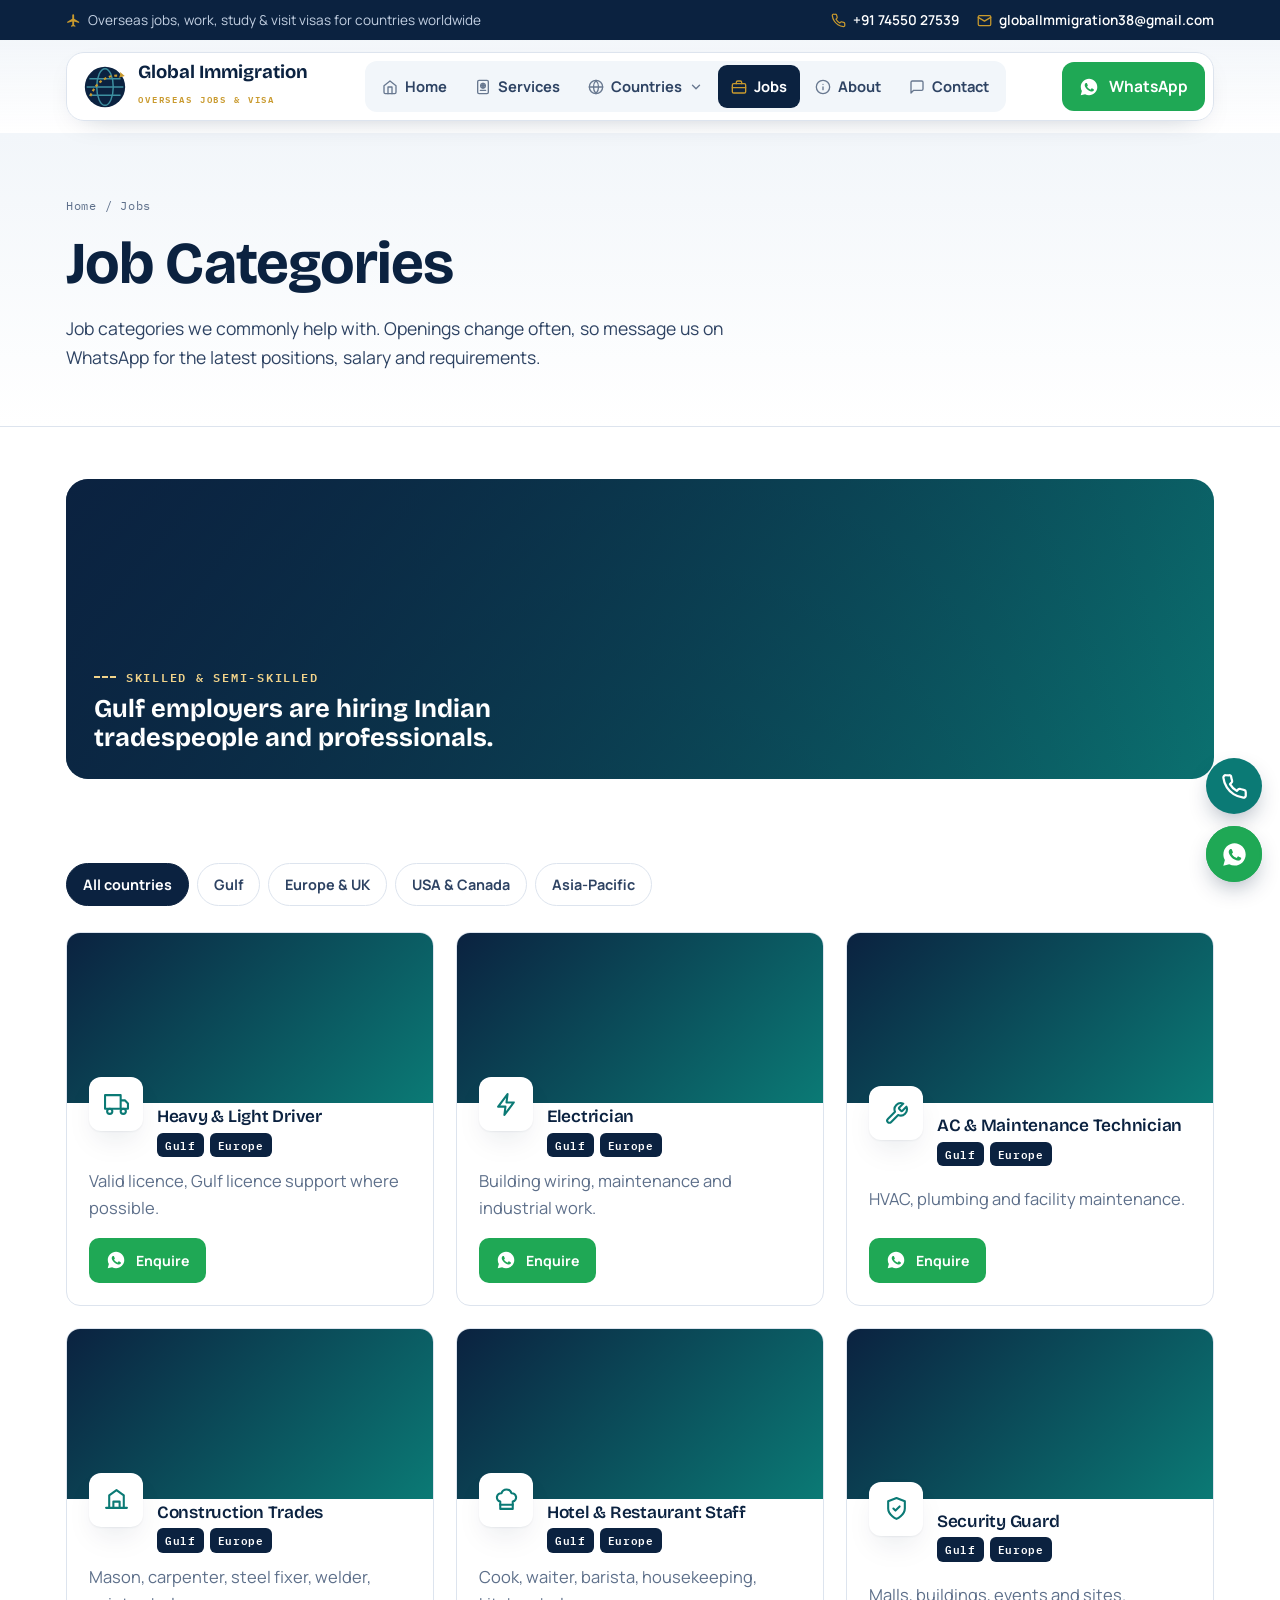
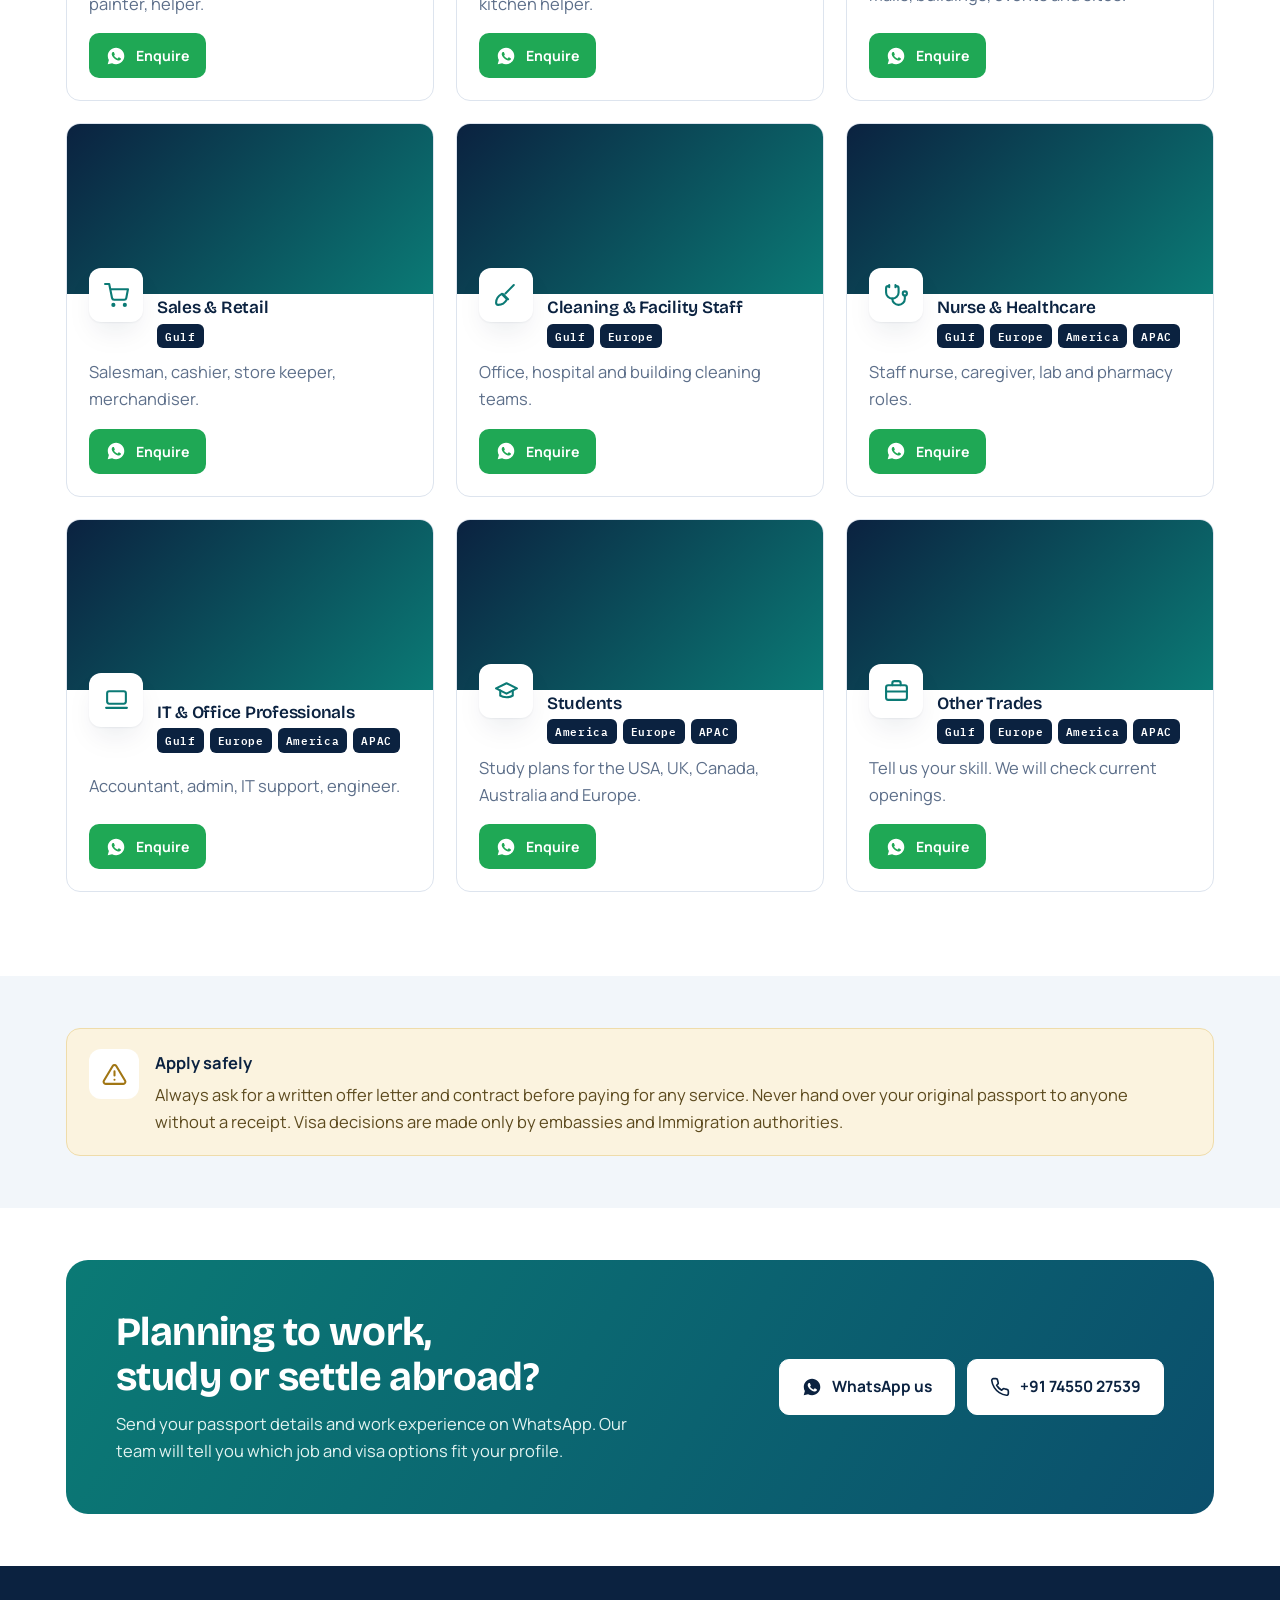
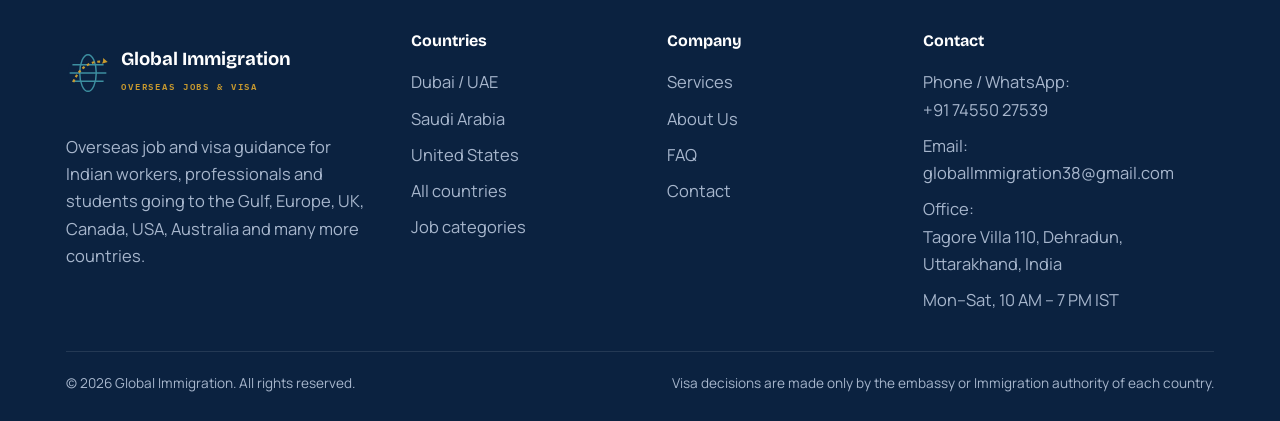
<file: jobs.html>
<!doctype html>
<html lang="en">
<head>
<meta charset="utf-8">
<meta name="viewport" content="width=device-width, initial-scale=1, viewport-fit=cover">
<title>Jobs | Global Immigration</title>
<meta name="claude:viewport-fit-sides" content="cover">
<meta name="description" content="Overseas job categories in the Gulf, Europe, America and Asia-Pacific.">
<link rel="icon" href="data:image/svg+xml,%3Csvg xmlns='http://www.w3.org/2000/svg' viewBox='0 0 48 48' %3E%3Ccircle cx='24' cy='24' r='22' fill='%230b2240'/%3E%3Cellipse cx='24' cy='24' rx='9' ry='20' fill='none' stroke='%233d8fa0' stroke-width='1.6'/%3E%3Cpath d='M4 24h40M7 15h34M7 33h34' stroke='%233d8fa0' stroke-width='1.6'/%3E%3Cpath d='M8 34C16 14 32 10 42 12' fill='none' stroke='%23c99a2e' stroke-width='2.4' stroke-dasharray='3 3'/%3E%3Cpath fill='%23c99a2e' d='m40.5 7.5 5 4.6-6.6 1.9 1.6-2.2Z'/%3E%3C/svg%3E">
<link rel="preconnect" href="https://fonts.googleapis.com"><link rel="preconnect" href="https://fonts.gstatic.com" crossorigin><link rel="stylesheet" href="https://fonts.googleapis.com/css2?family=Bricolage+Grotesque:opsz,wght@12..96,600;12..96,700&family=IBM+Plex+Mono:wght@500;600&family=Manrope:wght@400;500;600;700;800&display=swap">
<link rel="stylesheet" href="style.css">
</head>
<body>
<div class="topstrip"><div class="wrap"><span class="ti lt"><svg viewBox="0 0 24 24" fill="currentColor"><path d="M21 16v-2l-8-5V3.5a1.5 1.5 0 0 0-3 0V9l-8 5v2l8-2.5V19l-2 1.5V22l3.5-1 3.5 1v-1.5L13 19v-5.5l8 2.5Z"/></svg> Overseas jobs, work, study &amp; visit visas for countries worldwide</span><span class="c"><span class="ti"><svg viewBox="0 0 24 24" fill="none" stroke="currentColor" stroke-width="2" stroke-linecap="round" stroke-linejoin="round"><path d="M22 16.9v3a2 2 0 0 1-2.2 2 19.8 19.8 0 0 1-8.6-3.1 19.5 19.5 0 0 1-6-6A19.8 19.8 0 0 1 2.1 4.2 2 2 0 0 1 4.1 2h3a2 2 0 0 1 2 1.7c.1 1 .4 1.9.7 2.8a2 2 0 0 1-.5 2.1L8 9.9a16 16 0 0 0 6 6l1.3-1.3a2 2 0 0 1 2.1-.4c.9.3 1.8.6 2.8.7a2 2 0 0 1 1.7 2Z"/></svg><a href="tel:+917455027539">+91 74550 27539</a></span><span class="ti break"><svg viewBox="0 0 24 24" fill="none" stroke="currentColor" stroke-width="2" stroke-linecap="round" stroke-linejoin="round"><rect x="2" y="4" width="20" height="16" rx="2"/><path d="m22 7-10 6L2 7"/></svg><a href="mailto:globalImmigration38@gmail.com">globalImmigration38@gmail.com</a></span></span></div></div>
<header class="header"><div class="wrap"><div class="navbar">
<a class="brand" href="index.html"><svg class="mark" viewBox="0 0 48 48" aria-hidden="true"><circle cx="24" cy="24" r="22" fill="#0b2240"/><ellipse cx="24" cy="24" rx="9" ry="20" fill="none" stroke="#3d8fa0" stroke-width="1.6"/><path d="M4 24h40M7 15h34M7 33h34" stroke="#3d8fa0" stroke-width="1.6"/><path d="M8 34C16 14 32 10 42 12" fill="none" stroke="#c99a2e" stroke-width="2.4" stroke-dasharray="3 3"/><path fill="#c99a2e" d="m40.5 7.5 5 4.6-6.6 1.9 1.6-2.2Z"/></svg><span><b>Global Immigration</b><small>Overseas Jobs & Visa</small></span></a>
<nav class="nav" aria-label="Main">
<div class="drawer-only drawer-head"><a class="brand" href="index.html"><svg class="mark" viewBox="0 0 48 48" aria-hidden="true"><circle cx="24" cy="24" r="22" fill="#0b2240"/><ellipse cx="24" cy="24" rx="9" ry="20" fill="none" stroke="#3d8fa0" stroke-width="1.6"/><path d="M4 24h40M7 15h34M7 33h34" stroke="#3d8fa0" stroke-width="1.6"/><path d="M8 34C16 14 32 10 42 12" fill="none" stroke="#c99a2e" stroke-width="2.4" stroke-dasharray="3 3"/><path fill="#c99a2e" d="m40.5 7.5 5 4.6-6.6 1.9 1.6-2.2Z"/></svg><span><b>Global Immigration</b></span></a><button class="drawer-close" type="button" aria-label="Close menu"><svg viewBox="0 0 24 24" fill="none" stroke="currentColor" stroke-width="2.2" stroke-linecap="round"><path d="M6 6l12 12M18 6 6 18"/></svg></button></div>
<a href="index.html"><svg viewBox="0 0 24 24" fill="none" stroke="currentColor" stroke-width="2" stroke-linecap="round" stroke-linejoin="round"><path d="m3 10 9-7 9 7v10a2 2 0 0 1-2 2H5a2 2 0 0 1-2-2Z"/><path d="M9 22V12h6v10"/></svg>Home</a><a href="services.html"><svg viewBox="0 0 24 24" fill="none" stroke="currentColor" stroke-width="2" stroke-linecap="round" stroke-linejoin="round"><rect x="4" y="2" width="16" height="20" rx="2"/><circle cx="12" cy="10" r="3.5"/><path d="M8.5 10h7M12 6.5c1 1 1.4 2.2 1.4 3.5S13 12.5 12 13.5M12 6.5c-1 1-1.4 2.2-1.4 3.5s.4 2.5 1.4 3.5M8 17h8"/></svg>Services</a><div class="dd"><button type="button" class="" aria-expanded="false" aria-haspopup="true"><svg viewBox="0 0 24 24" fill="none" stroke="currentColor" stroke-width="2" stroke-linecap="round" stroke-linejoin="round"><circle cx="12" cy="12" r="10"/><path d="M2 12h20M12 2a15 15 0 0 1 0 20M12 2a15 15 0 0 0 0 20"/></svg>Countries<svg class="chev" viewBox="0 0 24 24" fill="none" stroke="currentColor" stroke-width="2.4" stroke-linecap="round" stroke-linejoin="round"><path d="m6 9 6 6 6-6"/></svg></button>
<div class="dd-menu"><a href="countries.html#uae"><span class="code" style="background:#0b7a75">UAE</span><span><b>Dubai · UAE</b><small>Work visa · Visit visa</small></span></a>
<a href="countries.html#saudi"><span class="code" style="background:#106b45">KSA</span><span><b>Saudi Arabia</b><small>Work visa · Iqama</small></span></a>
<a href="countries.html#usa"><span class="code" style="background:#2c4f8f">USA</span><span><b>United States</b><small>Visit · Study · Work</small></span></a>
<a href="countries.html#all"><span class="code" style="background:#0b2240">ALL</span><span><b>All countries</b><small>Europe · UK · Canada · Australia · Asia</small></span></a></div></div><a href="jobs.html" class="active" aria-current="page"><svg viewBox="0 0 24 24" fill="none" stroke="currentColor" stroke-width="2" stroke-linecap="round" stroke-linejoin="round"><rect x="2" y="7" width="20" height="14" rx="2"/><path d="M16 7V5a2 2 0 0 0-2-2h-4a2 2 0 0 0-2 2v2M2 13h20"/></svg>Jobs</a><a href="about.html"><svg viewBox="0 0 24 24" fill="none" stroke="currentColor" stroke-width="2" stroke-linecap="round"><circle cx="12" cy="12" r="10"/><path d="M12 16v-4M12 8h.01"/></svg>About</a><a href="contact.html"><svg viewBox="0 0 24 24" fill="none" stroke="currentColor" stroke-width="2" stroke-linecap="round" stroke-linejoin="round"><path d="M21 15a2 2 0 0 1-2 2H7l-4 4V5a2 2 0 0 1 2-2h14a2 2 0 0 1 2 2Z"/></svg>Contact</a>
<div class="drawer-only drawer-foot"><a class="btn btn-wa" href="https://wa.me/917455027539?text=Hello,%20I%20want%20to%20go%20abroad.%20Please%20guide%20me."><svg viewBox="0 0 24 24" fill="currentColor"><path d="M12.04 2C6.58 2 2.13 6.45 2.13 11.91c0 1.75.46 3.45 1.32 4.95L2.05 22l5.25-1.38a9.9 9.9 0 0 0 4.74 1.21c5.46 0 9.91-4.45 9.91-9.91C21.95 6.45 17.5 2 12.04 2Zm5.8 14.03c-.24.68-1.42 1.32-1.96 1.37-.5.05-.97.23-3.27-.68-2.76-1.09-4.5-3.92-4.64-4.1-.14-.18-1.1-1.47-1.1-2.81 0-1.34.7-2 .95-2.27.25-.27.54-.34.72-.34h.52c.17 0 .4-.06.62.47.24.56.8 1.94.87 2.08.07.14.12.3.02.48-.09.18-.14.3-.27.46-.14.16-.29.36-.41.48-.14.14-.28.29-.12.56.16.27.71 1.17 1.52 1.89 1.04.93 1.92 1.22 2.19 1.36.27.14.43.12.59-.07.16-.18.68-.79.86-1.07.18-.27.36-.23.61-.14.25.09 1.59.75 1.86.89.27.14.45.2.52.32.07.11.07.66-.17 1.34Z"/></svg> WhatsApp +91 74550 27539</a><a class="btn btn-ghost" href="tel:+917455027539"><svg viewBox="0 0 24 24" fill="none" stroke="currentColor" stroke-width="2" stroke-linecap="round" stroke-linejoin="round"><path d="M22 16.9v3a2 2 0 0 1-2.2 2 19.8 19.8 0 0 1-8.6-3.1 19.5 19.5 0 0 1-6-6A19.8 19.8 0 0 1 2.1 4.2 2 2 0 0 1 4.1 2h3a2 2 0 0 1 2 1.7c.1 1 .4 1.9.7 2.8a2 2 0 0 1-.5 2.1L8 9.9a16 16 0 0 0 6 6l1.3-1.3a2 2 0 0 1 2.1-.4c.9.3 1.8.6 2.8.7a2 2 0 0 1 1.7 2Z"/></svg> Call now</a><a class="btn btn-ghost" href="mailto:globalImmigration38@gmail.com"><svg viewBox="0 0 24 24" fill="none" stroke="currentColor" stroke-width="2" stroke-linecap="round" stroke-linejoin="round"><rect x="2" y="4" width="20" height="16" rx="2"/><path d="m22 7-10 6L2 7"/></svg> Email us</a></div>
</nav>
<div class="nav-cta"><a class="call-chip" href="tel:+917455027539"><span class="ci"><svg viewBox="0 0 24 24" fill="none" stroke="currentColor" stroke-width="2" stroke-linecap="round" stroke-linejoin="round"><path d="M22 16.9v3a2 2 0 0 1-2.2 2 19.8 19.8 0 0 1-8.6-3.1 19.5 19.5 0 0 1-6-6A19.8 19.8 0 0 1 2.1 4.2 2 2 0 0 1 4.1 2h3a2 2 0 0 1 2 1.7c.1 1 .4 1.9.7 2.8a2 2 0 0 1-.5 2.1L8 9.9a16 16 0 0 0 6 6l1.3-1.3a2 2 0 0 1 2.1-.4c.9.3 1.8.6 2.8.7a2 2 0 0 1 1.7 2Z"/></svg></span><span><small>Call us</small><b>+91 74550 27539</b></span></a><a class="btn btn-wa" href="https://wa.me/917455027539?text=Hello,%20I%20want%20to%20go%20abroad.%20Please%20guide%20me."><svg viewBox="0 0 24 24" fill="currentColor"><path d="M12.04 2C6.58 2 2.13 6.45 2.13 11.91c0 1.75.46 3.45 1.32 4.95L2.05 22l5.25-1.38a9.9 9.9 0 0 0 4.74 1.21c5.46 0 9.91-4.45 9.91-9.91C21.95 6.45 17.5 2 12.04 2Zm5.8 14.03c-.24.68-1.42 1.32-1.96 1.37-.5.05-.97.23-3.27-.68-2.76-1.09-4.5-3.92-4.64-4.1-.14-.18-1.1-1.47-1.1-2.81 0-1.34.7-2 .95-2.27.25-.27.54-.34.72-.34h.52c.17 0 .4-.06.62.47.24.56.8 1.94.87 2.08.07.14.12.3.02.48-.09.18-.14.3-.27.46-.14.16-.29.36-.41.48-.14.14-.28.29-.12.56.16.27.71 1.17 1.52 1.89 1.04.93 1.92 1.22 2.19 1.36.27.14.43.12.59-.07.16-.18.68-.79.86-1.07.18-.27.36-.23.61-.14.25.09 1.59.75 1.86.89.27.14.45.2.52.32.07.11.07.66-.17 1.34Z"/></svg> WhatsApp</a>
<button class="burger" type="button" aria-label="Open menu" aria-expanded="false"><svg viewBox="0 0 24 24" fill="none" stroke="currentColor" stroke-width="2" stroke-linecap="round"><path d="M4 7h16M4 12h16M4 17h16"/></svg></button></div>
</div></div></header>
<div class="scrim"></div>
<main>
<section class="phero"><div class="wrap"><span class="crumb"><a href="index.html">Home</a> / Jobs</span><h1>Job Categories</h1><p class="lead">Job categories we commonly help with. Openings change often, so message us on WhatsApp for the latest positions, salary and requirements.</p></div></section>
<section class="band tight" style="padding-bottom:0"><div class="wrap"><div class="ph banner"><img src="https://images.unsplash.com/photo-1589939705384-5185137a7f0f?auto=format&fit=crop&w=1400&q=70" alt="Skilled worker in safety vest using a power tool" loading="lazy" decoding="async" onerror="this.remove()"><div class="cap"><span class="eyebrow" style="color:#f1d38a">Skilled &amp; semi-skilled</span><b>Gulf employers are hiring Indian tradespeople and professionals.</b></div></div></div></section>
<section class="band"><div class="wrap">
<div class="jobs-filter" role="group" aria-label="Filter by country"><button data-f="all" aria-pressed="true">All countries</button><button data-f="Gulf" aria-pressed="false">Gulf</button><button data-f="Europe" aria-pressed="false">Europe &amp; UK</button><button data-f="America" aria-pressed="false">USA &amp; Canada</button><button data-f="APAC" aria-pressed="false">Asia-Pacific</button></div>
<div class="grid g3"><article class="job" data-c="Gulf Europe"><div class="ph job-photo"><img src="https://images.unsplash.com/photo-1616432043562-3671ea2e5242?auto=format&fit=crop&w=700&q=70" alt="Heavy and Light Driver at work" loading="lazy" decoding="async" onerror="this.remove()"></div><div class="job-head"><span class="ico"><svg viewBox="0 0 24 24" fill="none" stroke="currentColor" stroke-width="2" stroke-linecap="round" stroke-linejoin="round"><path d="M1 3h15v13H1zM16 8h4l3 3v5h-7Z"/><circle cx="5.5" cy="18.5" r="2.5"/><circle cx="18.5" cy="18.5" r="2.5"/></svg></span><div style="display:grid;gap:6px"><h3>Heavy &amp; Light Driver</h3><div class="where"><span>Gulf</span><span>Europe</span></div></div></div><p class="muted">Valid licence, Gulf licence support where possible.</p>
<a class="btn btn-wa" href="https://wa.me/917455027539?text=Hello,%20I%20am%20interested%20in%20Heavy%20and%20Light%20Driver%20jobs%20abroad"><svg viewBox="0 0 24 24" fill="currentColor"><path d="M12.04 2C6.58 2 2.13 6.45 2.13 11.91c0 1.75.46 3.45 1.32 4.95L2.05 22l5.25-1.38a9.9 9.9 0 0 0 4.74 1.21c5.46 0 9.91-4.45 9.91-9.91C21.95 6.45 17.5 2 12.04 2Zm5.8 14.03c-.24.68-1.42 1.32-1.96 1.37-.5.05-.97.23-3.27-.68-2.76-1.09-4.5-3.92-4.64-4.1-.14-.18-1.1-1.47-1.1-2.81 0-1.34.7-2 .95-2.27.25-.27.54-.34.72-.34h.52c.17 0 .4-.06.62.47.24.56.8 1.94.87 2.08.07.14.12.3.02.48-.09.18-.14.3-.27.46-.14.16-.29.36-.41.48-.14.14-.28.29-.12.56.16.27.71 1.17 1.52 1.89 1.04.93 1.92 1.22 2.19 1.36.27.14.43.12.59-.07.16-.18.68-.79.86-1.07.18-.27.36-.23.61-.14.25.09 1.59.75 1.86.89.27.14.45.2.52.32.07.11.07.66-.17 1.34Z"/></svg> Enquire</a></article><article class="job" data-c="Gulf Europe"><div class="ph job-photo"><img src="https://images.unsplash.com/photo-1621905251189-08b45d6a269e?auto=format&fit=crop&w=700&q=70" alt="Electrician at work" loading="lazy" decoding="async" onerror="this.remove()"></div><div class="job-head"><span class="ico"><svg viewBox="0 0 24 24" fill="none" stroke="currentColor" stroke-width="2" stroke-linecap="round" stroke-linejoin="round"><path d="M13 2 4 14h7l-1 8 9-12h-7l1-8Z"/></svg></span><div style="display:grid;gap:6px"><h3>Electrician</h3><div class="where"><span>Gulf</span><span>Europe</span></div></div></div><p class="muted">Building wiring, maintenance and industrial work.</p>
<a class="btn btn-wa" href="https://wa.me/917455027539?text=Hello,%20I%20am%20interested%20in%20Electrician%20jobs%20abroad"><svg viewBox="0 0 24 24" fill="currentColor"><path d="M12.04 2C6.58 2 2.13 6.45 2.13 11.91c0 1.75.46 3.45 1.32 4.95L2.05 22l5.25-1.38a9.9 9.9 0 0 0 4.74 1.21c5.46 0 9.91-4.45 9.91-9.91C21.95 6.45 17.5 2 12.04 2Zm5.8 14.03c-.24.68-1.42 1.32-1.96 1.37-.5.05-.97.23-3.27-.68-2.76-1.09-4.5-3.92-4.64-4.1-.14-.18-1.1-1.47-1.1-2.81 0-1.34.7-2 .95-2.27.25-.27.54-.34.72-.34h.52c.17 0 .4-.06.62.47.24.56.8 1.94.87 2.08.07.14.12.3.02.48-.09.18-.14.3-.27.46-.14.16-.29.36-.41.48-.14.14-.28.29-.12.56.16.27.71 1.17 1.52 1.89 1.04.93 1.92 1.22 2.19 1.36.27.14.43.12.59-.07.16-.18.68-.79.86-1.07.18-.27.36-.23.61-.14.25.09 1.59.75 1.86.89.27.14.45.2.52.32.07.11.07.66-.17 1.34Z"/></svg> Enquire</a></article><article class="job" data-c="Gulf Europe"><div class="ph job-photo"><img src="https://images.unsplash.com/photo-1660330589693-99889d60181e?auto=format&fit=crop&w=700&q=70" alt="AC and Maintenance Technician at work" loading="lazy" decoding="async" onerror="this.remove()"></div><div class="job-head"><span class="ico"><svg viewBox="0 0 24 24" fill="none" stroke="currentColor" stroke-width="2" stroke-linecap="round" stroke-linejoin="round"><path d="M14.7 6.3a1 1 0 0 0 0 1.4l1.6 1.6a1 1 0 0 0 1.4 0l3.8-3.8a6 6 0 0 1-7.9 7.9l-6.9 6.9a2.1 2.1 0 0 1-3-3l6.9-6.9a6 6 0 0 1 7.9-7.9Z"/></svg></span><div style="display:grid;gap:6px"><h3>AC &amp; Maintenance Technician</h3><div class="where"><span>Gulf</span><span>Europe</span></div></div></div><p class="muted">HVAC, plumbing and facility maintenance.</p>
<a class="btn btn-wa" href="https://wa.me/917455027539?text=Hello,%20I%20am%20interested%20in%20AC%20and%20Maintenance%20Technician%20jobs%20abroad"><svg viewBox="0 0 24 24" fill="currentColor"><path d="M12.04 2C6.58 2 2.13 6.45 2.13 11.91c0 1.75.46 3.45 1.32 4.95L2.05 22l5.25-1.38a9.9 9.9 0 0 0 4.74 1.21c5.46 0 9.91-4.45 9.91-9.91C21.95 6.45 17.5 2 12.04 2Zm5.8 14.03c-.24.68-1.42 1.32-1.96 1.37-.5.05-.97.23-3.27-.68-2.76-1.09-4.5-3.92-4.64-4.1-.14-.18-1.1-1.47-1.1-2.81 0-1.34.7-2 .95-2.27.25-.27.54-.34.72-.34h.52c.17 0 .4-.06.62.47.24.56.8 1.94.87 2.08.07.14.12.3.02.48-.09.18-.14.3-.27.46-.14.16-.29.36-.41.48-.14.14-.28.29-.12.56.16.27.71 1.17 1.52 1.89 1.04.93 1.92 1.22 2.19 1.36.27.14.43.12.59-.07.16-.18.68-.79.86-1.07.18-.27.36-.23.61-.14.25.09 1.59.75 1.86.89.27.14.45.2.52.32.07.11.07.66-.17 1.34Z"/></svg> Enquire</a></article><article class="job" data-c="Gulf Europe"><div class="ph job-photo"><img src="https://images.unsplash.com/photo-1587582423116-ec07293f0395?auto=format&fit=crop&w=700&q=70" alt="Construction Trades at work" loading="lazy" decoding="async" onerror="this.remove()"></div><div class="job-head"><span class="ico"><svg viewBox="0 0 24 24" fill="none" stroke="currentColor" stroke-width="2" stroke-linecap="round" stroke-linejoin="round"><path d="M2 20h20M5 20V8l7-5 7 5v12M9 20v-6h6v6"/></svg></span><div style="display:grid;gap:6px"><h3>Construction Trades</h3><div class="where"><span>Gulf</span><span>Europe</span></div></div></div><p class="muted">Mason, carpenter, steel fixer, welder, painter, helper.</p>
<a class="btn btn-wa" href="https://wa.me/917455027539?text=Hello,%20I%20am%20interested%20in%20Construction%20Trades%20jobs%20abroad"><svg viewBox="0 0 24 24" fill="currentColor"><path d="M12.04 2C6.58 2 2.13 6.45 2.13 11.91c0 1.75.46 3.45 1.32 4.95L2.05 22l5.25-1.38a9.9 9.9 0 0 0 4.74 1.21c5.46 0 9.91-4.45 9.91-9.91C21.95 6.45 17.5 2 12.04 2Zm5.8 14.03c-.24.68-1.42 1.32-1.96 1.37-.5.05-.97.23-3.27-.68-2.76-1.09-4.5-3.92-4.64-4.1-.14-.18-1.1-1.47-1.1-2.81 0-1.34.7-2 .95-2.27.25-.27.54-.34.72-.34h.52c.17 0 .4-.06.62.47.24.56.8 1.94.87 2.08.07.14.12.3.02.48-.09.18-.14.3-.27.46-.14.16-.29.36-.41.48-.14.14-.28.29-.12.56.16.27.71 1.17 1.52 1.89 1.04.93 1.92 1.22 2.19 1.36.27.14.43.12.59-.07.16-.18.68-.79.86-1.07.18-.27.36-.23.61-.14.25.09 1.59.75 1.86.89.27.14.45.2.52.32.07.11.07.66-.17 1.34Z"/></svg> Enquire</a></article><article class="job" data-c="Gulf Europe"><div class="ph job-photo"><img src="https://images.unsplash.com/photo-1622021142947-da7dedc7c39a?auto=format&fit=crop&w=700&q=70" alt="Hotel and Restaurant Staff at work" loading="lazy" decoding="async" onerror="this.remove()"></div><div class="job-head"><span class="ico"><svg viewBox="0 0 24 24" fill="none" stroke="currentColor" stroke-width="2" stroke-linecap="round" stroke-linejoin="round"><path d="M6 13.9A4 4 0 0 1 7.2 6a5 5 0 0 1 9.6 0A4 4 0 0 1 18 13.9V21H6Z"/><path d="M6 17h12"/></svg></span><div style="display:grid;gap:6px"><h3>Hotel &amp; Restaurant Staff</h3><div class="where"><span>Gulf</span><span>Europe</span></div></div></div><p class="muted">Cook, waiter, barista, housekeeping, kitchen helper.</p>
<a class="btn btn-wa" href="https://wa.me/917455027539?text=Hello,%20I%20am%20interested%20in%20Hotel%20and%20Restaurant%20Staff%20jobs%20abroad"><svg viewBox="0 0 24 24" fill="currentColor"><path d="M12.04 2C6.58 2 2.13 6.45 2.13 11.91c0 1.75.46 3.45 1.32 4.95L2.05 22l5.25-1.38a9.9 9.9 0 0 0 4.74 1.21c5.46 0 9.91-4.45 9.91-9.91C21.95 6.45 17.5 2 12.04 2Zm5.8 14.03c-.24.68-1.42 1.32-1.96 1.37-.5.05-.97.23-3.27-.68-2.76-1.09-4.5-3.92-4.64-4.1-.14-.18-1.1-1.47-1.1-2.81 0-1.34.7-2 .95-2.27.25-.27.54-.34.72-.34h.52c.17 0 .4-.06.62.47.24.56.8 1.94.87 2.08.07.14.12.3.02.48-.09.18-.14.3-.27.46-.14.16-.29.36-.41.48-.14.14-.28.29-.12.56.16.27.71 1.17 1.52 1.89 1.04.93 1.92 1.22 2.19 1.36.27.14.43.12.59-.07.16-.18.68-.79.86-1.07.18-.27.36-.23.61-.14.25.09 1.59.75 1.86.89.27.14.45.2.52.32.07.11.07.66-.17 1.34Z"/></svg> Enquire</a></article><article class="job" data-c="Gulf Europe"><div class="ph job-photo"><img src="https://images.unsplash.com/photo-1485230405346-71acb9518d9c?auto=format&fit=crop&w=700&q=70" alt="Security Guard at work" loading="lazy" decoding="async" onerror="this.remove()"></div><div class="job-head"><span class="ico"><svg viewBox="0 0 24 24" fill="none" stroke="currentColor" stroke-width="2" stroke-linecap="round" stroke-linejoin="round"><path d="M12 22s8-3.5 8-10V5l-8-3-8 3v7c0 6.5 8 10 8 10Z"/><path d="m9 12 2 2 4-4"/></svg></span><div style="display:grid;gap:6px"><h3>Security Guard</h3><div class="where"><span>Gulf</span><span>Europe</span></div></div></div><p class="muted">Malls, buildings, events and sites.</p>
<a class="btn btn-wa" href="https://wa.me/917455027539?text=Hello,%20I%20am%20interested%20in%20Security%20Guard%20jobs%20abroad"><svg viewBox="0 0 24 24" fill="currentColor"><path d="M12.04 2C6.58 2 2.13 6.45 2.13 11.91c0 1.75.46 3.45 1.32 4.95L2.05 22l5.25-1.38a9.9 9.9 0 0 0 4.74 1.21c5.46 0 9.91-4.45 9.91-9.91C21.95 6.45 17.5 2 12.04 2Zm5.8 14.03c-.24.68-1.42 1.32-1.96 1.37-.5.05-.97.23-3.27-.68-2.76-1.09-4.5-3.92-4.64-4.1-.14-.18-1.1-1.47-1.1-2.81 0-1.34.7-2 .95-2.27.25-.27.54-.34.72-.34h.52c.17 0 .4-.06.62.47.24.56.8 1.94.87 2.08.07.14.12.3.02.48-.09.18-.14.3-.27.46-.14.16-.29.36-.41.48-.14.14-.28.29-.12.56.16.27.71 1.17 1.52 1.89 1.04.93 1.92 1.22 2.19 1.36.27.14.43.12.59-.07.16-.18.68-.79.86-1.07.18-.27.36-.23.61-.14.25.09 1.59.75 1.86.89.27.14.45.2.52.32.07.11.07.66-.17 1.34Z"/></svg> Enquire</a></article><article class="job" data-c="Gulf"><div class="ph job-photo"><img src="https://images.unsplash.com/photo-1558898452-e5c989f41b27?auto=format&fit=crop&w=700&q=70" alt="Sales and Retail at work" loading="lazy" decoding="async" onerror="this.remove()"></div><div class="job-head"><span class="ico"><svg viewBox="0 0 24 24" fill="none" stroke="currentColor" stroke-width="2" stroke-linecap="round" stroke-linejoin="round"><circle cx="9" cy="21" r="1"/><circle cx="20" cy="21" r="1"/><path d="M1 1h4l2.7 13.4a2 2 0 0 0 2 1.6h9.7a2 2 0 0 0 2-1.6L23 6H6"/></svg></span><div style="display:grid;gap:6px"><h3>Sales &amp; Retail</h3><div class="where"><span>Gulf</span></div></div></div><p class="muted">Salesman, cashier, store keeper, merchandiser.</p>
<a class="btn btn-wa" href="https://wa.me/917455027539?text=Hello,%20I%20am%20interested%20in%20Sales%20and%20Retail%20jobs%20abroad"><svg viewBox="0 0 24 24" fill="currentColor"><path d="M12.04 2C6.58 2 2.13 6.45 2.13 11.91c0 1.75.46 3.45 1.32 4.95L2.05 22l5.25-1.38a9.9 9.9 0 0 0 4.74 1.21c5.46 0 9.91-4.45 9.91-9.91C21.95 6.45 17.5 2 12.04 2Zm5.8 14.03c-.24.68-1.42 1.32-1.96 1.37-.5.05-.97.23-3.27-.68-2.76-1.09-4.5-3.92-4.64-4.1-.14-.18-1.1-1.47-1.1-2.81 0-1.34.7-2 .95-2.27.25-.27.54-.34.72-.34h.52c.17 0 .4-.06.62.47.24.56.8 1.94.87 2.08.07.14.12.3.02.48-.09.18-.14.3-.27.46-.14.16-.29.36-.41.48-.14.14-.28.29-.12.56.16.27.71 1.17 1.52 1.89 1.04.93 1.92 1.22 2.19 1.36.27.14.43.12.59-.07.16-.18.68-.79.86-1.07.18-.27.36-.23.61-.14.25.09 1.59.75 1.86.89.27.14.45.2.52.32.07.11.07.66-.17 1.34Z"/></svg> Enquire</a></article><article class="job" data-c="Gulf Europe"><div class="ph job-photo"><img src="https://images.unsplash.com/photo-1563453392212-326f5e854473?auto=format&fit=crop&w=700&q=70" alt="Cleaning and Facility Staff at work" loading="lazy" decoding="async" onerror="this.remove()"></div><div class="job-head"><span class="ico"><svg viewBox="0 0 24 24" fill="none" stroke="currentColor" stroke-width="2" stroke-linecap="round" stroke-linejoin="round"><path d="m19 2-8 8M8.5 10.5l5 5M4 21c3 0 6-1 8.5-5.5l-5-5C3 13 2 16 2 19c0 1 1 2 2 2Z"/></svg></span><div style="display:grid;gap:6px"><h3>Cleaning &amp; Facility Staff</h3><div class="where"><span>Gulf</span><span>Europe</span></div></div></div><p class="muted">Office, hospital and building cleaning teams.</p>
<a class="btn btn-wa" href="https://wa.me/917455027539?text=Hello,%20I%20am%20interested%20in%20Cleaning%20and%20Facility%20Staff%20jobs%20abroad"><svg viewBox="0 0 24 24" fill="currentColor"><path d="M12.04 2C6.58 2 2.13 6.45 2.13 11.91c0 1.75.46 3.45 1.32 4.95L2.05 22l5.25-1.38a9.9 9.9 0 0 0 4.74 1.21c5.46 0 9.91-4.45 9.91-9.91C21.95 6.45 17.5 2 12.04 2Zm5.8 14.03c-.24.68-1.42 1.32-1.96 1.37-.5.05-.97.23-3.27-.68-2.76-1.09-4.5-3.92-4.64-4.1-.14-.18-1.1-1.47-1.1-2.81 0-1.34.7-2 .95-2.27.25-.27.54-.34.72-.34h.52c.17 0 .4-.06.62.47.24.56.8 1.94.87 2.08.07.14.12.3.02.48-.09.18-.14.3-.27.46-.14.16-.29.36-.41.48-.14.14-.28.29-.12.56.16.27.71 1.17 1.52 1.89 1.04.93 1.92 1.22 2.19 1.36.27.14.43.12.59-.07.16-.18.68-.79.86-1.07.18-.27.36-.23.61-.14.25.09 1.59.75 1.86.89.27.14.45.2.52.32.07.11.07.66-.17 1.34Z"/></svg> Enquire</a></article><article class="job" data-c="Gulf Europe America APAC"><div class="ph job-photo"><img src="https://images.unsplash.com/photo-1584432810601-6c7f27d2362b?auto=format&fit=crop&w=700&q=70" alt="Nurse and Healthcare at work" loading="lazy" decoding="async" onerror="this.remove()"></div><div class="job-head"><span class="ico"><svg viewBox="0 0 24 24" fill="none" stroke="currentColor" stroke-width="2" stroke-linecap="round" stroke-linejoin="round"><path d="M11 2v2M5 2v2M5 3H4a2 2 0 0 0-2 2v4a6 6 0 0 0 12 0V5a2 2 0 0 0-2-2h-1"/><path d="M8 15a6 6 0 0 0 12 0v-3"/><circle cx="20" cy="10" r="2"/></svg></span><div style="display:grid;gap:6px"><h3>Nurse &amp; Healthcare</h3><div class="where"><span>Gulf</span><span>Europe</span><span>America</span><span>APAC</span></div></div></div><p class="muted">Staff nurse, caregiver, lab and pharmacy roles.</p>
<a class="btn btn-wa" href="https://wa.me/917455027539?text=Hello,%20I%20am%20interested%20in%20Nurse%20and%20Healthcare%20jobs%20abroad"><svg viewBox="0 0 24 24" fill="currentColor"><path d="M12.04 2C6.58 2 2.13 6.45 2.13 11.91c0 1.75.46 3.45 1.32 4.95L2.05 22l5.25-1.38a9.9 9.9 0 0 0 4.74 1.21c5.46 0 9.91-4.45 9.91-9.91C21.95 6.45 17.5 2 12.04 2Zm5.8 14.03c-.24.68-1.42 1.32-1.96 1.37-.5.05-.97.23-3.27-.68-2.76-1.09-4.5-3.92-4.64-4.1-.14-.18-1.1-1.47-1.1-2.81 0-1.34.7-2 .95-2.27.25-.27.54-.34.72-.34h.52c.17 0 .4-.06.62.47.24.56.8 1.94.87 2.08.07.14.12.3.02.48-.09.18-.14.3-.27.46-.14.16-.29.36-.41.48-.14.14-.28.29-.12.56.16.27.71 1.17 1.52 1.89 1.04.93 1.92 1.22 2.19 1.36.27.14.43.12.59-.07.16-.18.68-.79.86-1.07.18-.27.36-.23.61-.14.25.09 1.59.75 1.86.89.27.14.45.2.52.32.07.11.07.66-.17 1.34Z"/></svg> Enquire</a></article><article class="job" data-c="Gulf Europe America APAC"><div class="ph job-photo"><img src="https://images.unsplash.com/photo-1531973576160-7125cd663d86?auto=format&fit=crop&w=700&q=70" alt="IT and Office Professionals at work" loading="lazy" decoding="async" onerror="this.remove()"></div><div class="job-head"><span class="ico"><svg viewBox="0 0 24 24" fill="none" stroke="currentColor" stroke-width="2" stroke-linecap="round" stroke-linejoin="round"><rect x="3" y="4" width="18" height="12" rx="2"/><path d="M2 20h20"/></svg></span><div style="display:grid;gap:6px"><h3>IT &amp; Office Professionals</h3><div class="where"><span>Gulf</span><span>Europe</span><span>America</span><span>APAC</span></div></div></div><p class="muted">Accountant, admin, IT support, engineer.</p>
<a class="btn btn-wa" href="https://wa.me/917455027539?text=Hello,%20I%20am%20interested%20in%20IT%20and%20Office%20Professionals%20jobs%20abroad"><svg viewBox="0 0 24 24" fill="currentColor"><path d="M12.04 2C6.58 2 2.13 6.45 2.13 11.91c0 1.75.46 3.45 1.32 4.95L2.05 22l5.25-1.38a9.9 9.9 0 0 0 4.74 1.21c5.46 0 9.91-4.45 9.91-9.91C21.95 6.45 17.5 2 12.04 2Zm5.8 14.03c-.24.68-1.42 1.32-1.96 1.37-.5.05-.97.23-3.27-.68-2.76-1.09-4.5-3.92-4.64-4.1-.14-.18-1.1-1.47-1.1-2.81 0-1.34.7-2 .95-2.27.25-.27.54-.34.72-.34h.52c.17 0 .4-.06.62.47.24.56.8 1.94.87 2.08.07.14.12.3.02.48-.09.18-.14.3-.27.46-.14.16-.29.36-.41.48-.14.14-.28.29-.12.56.16.27.71 1.17 1.52 1.89 1.04.93 1.92 1.22 2.19 1.36.27.14.43.12.59-.07.16-.18.68-.79.86-1.07.18-.27.36-.23.61-.14.25.09 1.59.75 1.86.89.27.14.45.2.52.32.07.11.07.66-.17 1.34Z"/></svg> Enquire</a></article><article class="job" data-c="America Europe APAC"><div class="ph job-photo"><img src="https://images.unsplash.com/photo-1627556704353-016baeb12c79?auto=format&fit=crop&w=700&q=70" alt="Students at work" loading="lazy" decoding="async" onerror="this.remove()"></div><div class="job-head"><span class="ico"><svg viewBox="0 0 24 24" fill="none" stroke="currentColor" stroke-width="2" stroke-linecap="round" stroke-linejoin="round"><path d="M22 10 12 5 2 10l10 5 10-5Z"/><path d="M6 12v5c3 2 9 2 12 0v-5"/></svg></span><div style="display:grid;gap:6px"><h3>Students</h3><div class="where"><span>America</span><span>Europe</span><span>APAC</span></div></div></div><p class="muted">Study plans for the USA, UK, Canada, Australia and Europe.</p>
<a class="btn btn-wa" href="https://wa.me/917455027539?text=Hello,%20I%20am%20interested%20in%20Students%20jobs%20abroad"><svg viewBox="0 0 24 24" fill="currentColor"><path d="M12.04 2C6.58 2 2.13 6.45 2.13 11.91c0 1.75.46 3.45 1.32 4.95L2.05 22l5.25-1.38a9.9 9.9 0 0 0 4.74 1.21c5.46 0 9.91-4.45 9.91-9.91C21.95 6.45 17.5 2 12.04 2Zm5.8 14.03c-.24.68-1.42 1.32-1.96 1.37-.5.05-.97.23-3.27-.68-2.76-1.09-4.5-3.92-4.64-4.1-.14-.18-1.1-1.47-1.1-2.81 0-1.34.7-2 .95-2.27.25-.27.54-.34.72-.34h.52c.17 0 .4-.06.62.47.24.56.8 1.94.87 2.08.07.14.12.3.02.48-.09.18-.14.3-.27.46-.14.16-.29.36-.41.48-.14.14-.28.29-.12.56.16.27.71 1.17 1.52 1.89 1.04.93 1.92 1.22 2.19 1.36.27.14.43.12.59-.07.16-.18.68-.79.86-1.07.18-.27.36-.23.61-.14.25.09 1.59.75 1.86.89.27.14.45.2.52.32.07.11.07.66-.17 1.34Z"/></svg> Enquire</a></article><article class="job" data-c="Gulf Europe America APAC"><div class="ph job-photo"><img src="https://images.unsplash.com/photo-1589939705384-5185137a7f0f?auto=format&fit=crop&w=700&q=70" alt="Other Trades at work" loading="lazy" decoding="async" onerror="this.remove()"></div><div class="job-head"><span class="ico"><svg viewBox="0 0 24 24" fill="none" stroke="currentColor" stroke-width="2" stroke-linecap="round" stroke-linejoin="round"><rect x="2" y="7" width="20" height="14" rx="2"/><path d="M16 7V5a2 2 0 0 0-2-2h-4a2 2 0 0 0-2 2v2M2 13h20"/></svg></span><div style="display:grid;gap:6px"><h3>Other Trades</h3><div class="where"><span>Gulf</span><span>Europe</span><span>America</span><span>APAC</span></div></div></div><p class="muted">Tell us your skill. We will check current openings.</p>
<a class="btn btn-wa" href="https://wa.me/917455027539?text=Hello,%20I%20am%20interested%20in%20Other%20Trades%20jobs%20abroad"><svg viewBox="0 0 24 24" fill="currentColor"><path d="M12.04 2C6.58 2 2.13 6.45 2.13 11.91c0 1.75.46 3.45 1.32 4.95L2.05 22l5.25-1.38a9.9 9.9 0 0 0 4.74 1.21c5.46 0 9.91-4.45 9.91-9.91C21.95 6.45 17.5 2 12.04 2Zm5.8 14.03c-.24.68-1.42 1.32-1.96 1.37-.5.05-.97.23-3.27-.68-2.76-1.09-4.5-3.92-4.64-4.1-.14-.18-1.1-1.47-1.1-2.81 0-1.34.7-2 .95-2.27.25-.27.54-.34.72-.34h.52c.17 0 .4-.06.62.47.24.56.8 1.94.87 2.08.07.14.12.3.02.48-.09.18-.14.3-.27.46-.14.16-.29.36-.41.48-.14.14-.28.29-.12.56.16.27.71 1.17 1.52 1.89 1.04.93 1.92 1.22 2.19 1.36.27.14.43.12.59-.07.16-.18.68-.79.86-1.07.18-.27.36-.23.61-.14.25.09 1.59.75 1.86.89.27.14.45.2.52.32.07.11.07.66-.17 1.34Z"/></svg> Enquire</a></article></div>
</div></section>
<section class="band mist tight"><div class="wrap"><div class="alert"><span class="ico"><svg viewBox="0 0 24 24" fill="none" stroke="currentColor" stroke-width="2" stroke-linecap="round" stroke-linejoin="round"><path d="M10.3 3.9 1.8 18a2 2 0 0 0 1.7 3h17a2 2 0 0 0 1.7-3L13.7 3.9a2 2 0 0 0-3.4 0Z"/><path d="M12 9v4M12 17h.01"/></svg></span><div><b>Apply safely</b><p>Always ask for a written offer letter and contract before paying for any service. Never hand over your original passport to anyone without a receipt. Visa decisions are made only by embassies and Immigration authorities.</p></div></div></div></section>
</main>
<section class="band tight"><div class="wrap"><div class="cta">
<div><h2>Planning to work, study or settle abroad?</h2><p>Send your passport details and work experience on WhatsApp. Our team will tell you which job and visa options fit your profile.</p></div>
<div class="btn-row"><a class="btn btn-ghost" href="https://wa.me/917455027539?text=Hello,%20I%20want%20to%20work%20abroad.%20My%20details:"><svg viewBox="0 0 24 24" fill="currentColor"><path d="M12.04 2C6.58 2 2.13 6.45 2.13 11.91c0 1.75.46 3.45 1.32 4.95L2.05 22l5.25-1.38a9.9 9.9 0 0 0 4.74 1.21c5.46 0 9.91-4.45 9.91-9.91C21.95 6.45 17.5 2 12.04 2Zm5.8 14.03c-.24.68-1.42 1.32-1.96 1.37-.5.05-.97.23-3.27-.68-2.76-1.09-4.5-3.92-4.64-4.1-.14-.18-1.1-1.47-1.1-2.81 0-1.34.7-2 .95-2.27.25-.27.54-.34.72-.34h.52c.17 0 .4-.06.62.47.24.56.8 1.94.87 2.08.07.14.12.3.02.48-.09.18-.14.3-.27.46-.14.16-.29.36-.41.48-.14.14-.28.29-.12.56.16.27.71 1.17 1.52 1.89 1.04.93 1.92 1.22 2.19 1.36.27.14.43.12.59-.07.16-.18.68-.79.86-1.07.18-.27.36-.23.61-.14.25.09 1.59.75 1.86.89.27.14.45.2.52.32.07.11.07.66-.17 1.34Z"/></svg> WhatsApp us</a><a class="btn btn-ghost" href="tel:+917455027539"><svg viewBox="0 0 24 24" fill="none" stroke="currentColor" stroke-width="2" stroke-linecap="round" stroke-linejoin="round"><path d="M22 16.9v3a2 2 0 0 1-2.2 2 19.8 19.8 0 0 1-8.6-3.1 19.5 19.5 0 0 1-6-6A19.8 19.8 0 0 1 2.1 4.2 2 2 0 0 1 4.1 2h3a2 2 0 0 1 2 1.7c.1 1 .4 1.9.7 2.8a2 2 0 0 1-.5 2.1L8 9.9a16 16 0 0 0 6 6l1.3-1.3a2 2 0 0 1 2.1-.4c.9.3 1.8.6 2.8.7a2 2 0 0 1 1.7 2Z"/></svg> +91 74550 27539</a></div>
</div></div></section>
<footer class="footer"><div class="wrap">
<div class="fgrid">
<div class="fbrand"><a class="brand" href="index.html"><svg class="mark" viewBox="0 0 48 48" aria-hidden="true"><circle cx="24" cy="24" r="22" fill="#0b2240"/><ellipse cx="24" cy="24" rx="9" ry="20" fill="none" stroke="#3d8fa0" stroke-width="1.6"/><path d="M4 24h40M7 15h34M7 33h34" stroke="#3d8fa0" stroke-width="1.6"/><path d="M8 34C16 14 32 10 42 12" fill="none" stroke="#c99a2e" stroke-width="2.4" stroke-dasharray="3 3"/><path fill="#c99a2e" d="m40.5 7.5 5 4.6-6.6 1.9 1.6-2.2Z"/></svg><span><b>Global Immigration</b><small>Overseas Jobs & Visa</small></span></a>
<p>Overseas job and visa guidance for Indian workers, professionals and students going to the Gulf, Europe, UK, Canada, USA, Australia and many more countries.</p></div>
<div><h4>Countries</h4><ul><li><a href="countries.html#uae">Dubai / UAE</a></li><li><a href="countries.html#saudi">Saudi Arabia</a></li><li><a href="countries.html#usa">United States</a></li><li><a href="countries.html#all">All countries</a></li><li><a href="jobs.html">Job categories</a></li></ul></div>
<div><h4>Company</h4><ul><li><a href="services.html">Services</a></li><li><a href="about.html">About Us</a></li><li><a href="contact.html#faq">FAQ</a></li><li><a href="contact.html">Contact</a></li></ul></div>
<div><h4>Contact</h4><ul><li>Phone / WhatsApp:<br><a href="tel:+917455027539">+91 74550 27539</a></li><li>Email:<br><a class="break" href="mailto:globalImmigration38@gmail.com">globalImmigration38@gmail.com</a></li><li>Office:<br><a href="https://www.google.com/maps/search/?api=1&query=Tagore+Villa+110+Dehradun" target="_blank" rel="noopener">Tagore Villa 110, Dehradun, Uttarakhand, India</a></li><li>Mon–Sat, 10 AM – 7 PM IST</li></ul></div>
</div>
<div class="fbottom"><span>© <span data-year>2026</span> Global Immigration. All rights reserved.</span><span>Visa decisions are made only by the embassy or Immigration authority of each country.</span></div>
</div></footer>
<div class="float"><a class="f-call" href="tel:+917455027539" aria-label="Call +91 74550 27539"><svg viewBox="0 0 24 24" fill="none" stroke="currentColor" stroke-width="2" stroke-linecap="round" stroke-linejoin="round"><path d="M22 16.9v3a2 2 0 0 1-2.2 2 19.8 19.8 0 0 1-8.6-3.1 19.5 19.5 0 0 1-6-6A19.8 19.8 0 0 1 2.1 4.2 2 2 0 0 1 4.1 2h3a2 2 0 0 1 2 1.7c.1 1 .4 1.9.7 2.8a2 2 0 0 1-.5 2.1L8 9.9a16 16 0 0 0 6 6l1.3-1.3a2 2 0 0 1 2.1-.4c.9.3 1.8.6 2.8.7a2 2 0 0 1 1.7 2Z"/></svg></a><a class="f-wa" href="https://wa.me/917455027539?text=Hello,%20I%20want%20to%20go%20abroad.%20Please%20guide%20me." aria-label="WhatsApp +91 74550 27539"><svg viewBox="0 0 24 24" fill="currentColor"><path d="M12.04 2C6.58 2 2.13 6.45 2.13 11.91c0 1.75.46 3.45 1.32 4.95L2.05 22l5.25-1.38a9.9 9.9 0 0 0 4.74 1.21c5.46 0 9.91-4.45 9.91-9.91C21.95 6.45 17.5 2 12.04 2Zm5.8 14.03c-.24.68-1.42 1.32-1.96 1.37-.5.05-.97.23-3.27-.68-2.76-1.09-4.5-3.92-4.64-4.1-.14-.18-1.1-1.47-1.1-2.81 0-1.34.7-2 .95-2.27.25-.27.54-.34.72-.34h.52c.17 0 .4-.06.62.47.24.56.8 1.94.87 2.08.07.14.12.3.02.48-.09.18-.14.3-.27.46-.14.16-.29.36-.41.48-.14.14-.28.29-.12.56.16.27.71 1.17 1.52 1.89 1.04.93 1.92 1.22 2.19 1.36.27.14.43.12.59-.07.16-.18.68-.79.86-1.07.18-.27.36-.23.61-.14.25.09 1.59.75 1.86.89.27.14.45.2.52.32.07.11.07.66-.17 1.34Z"/></svg></a></div>
<script src="app.js"></script>
</body>
</html>
</file>
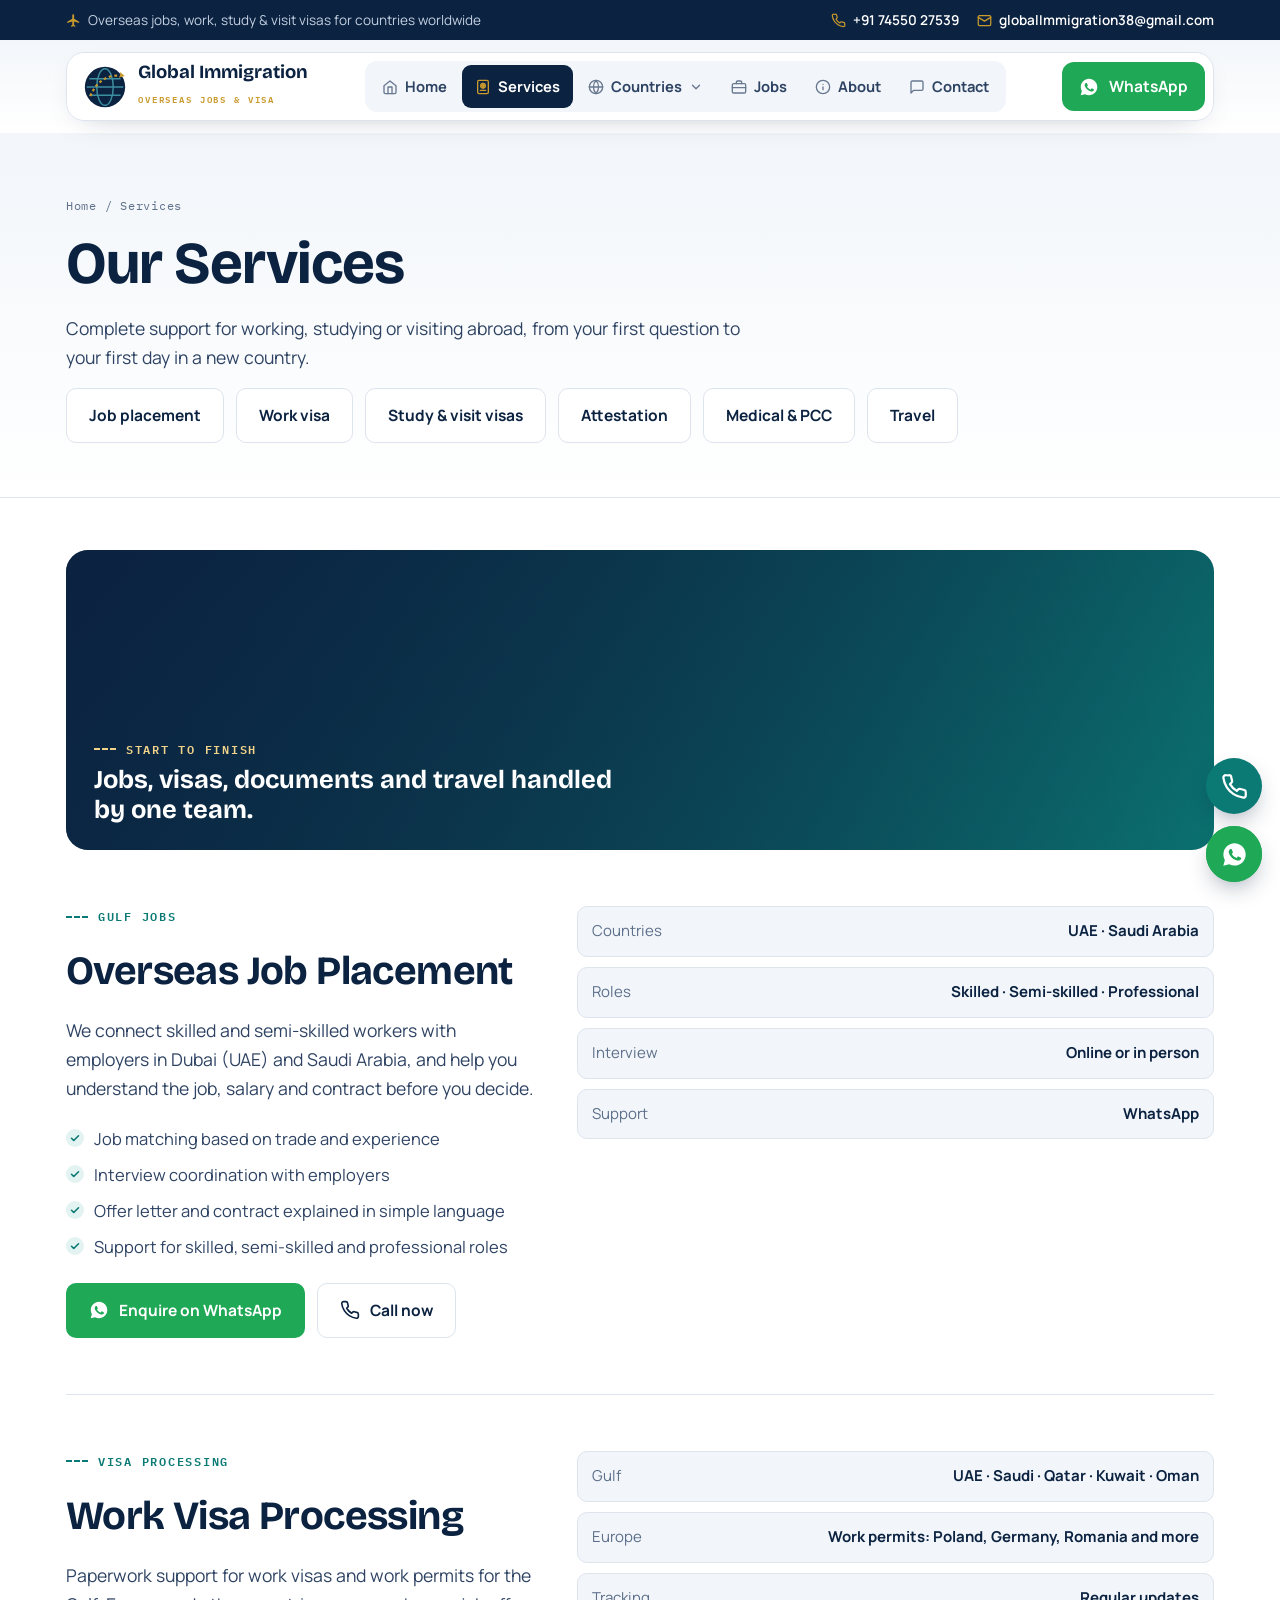
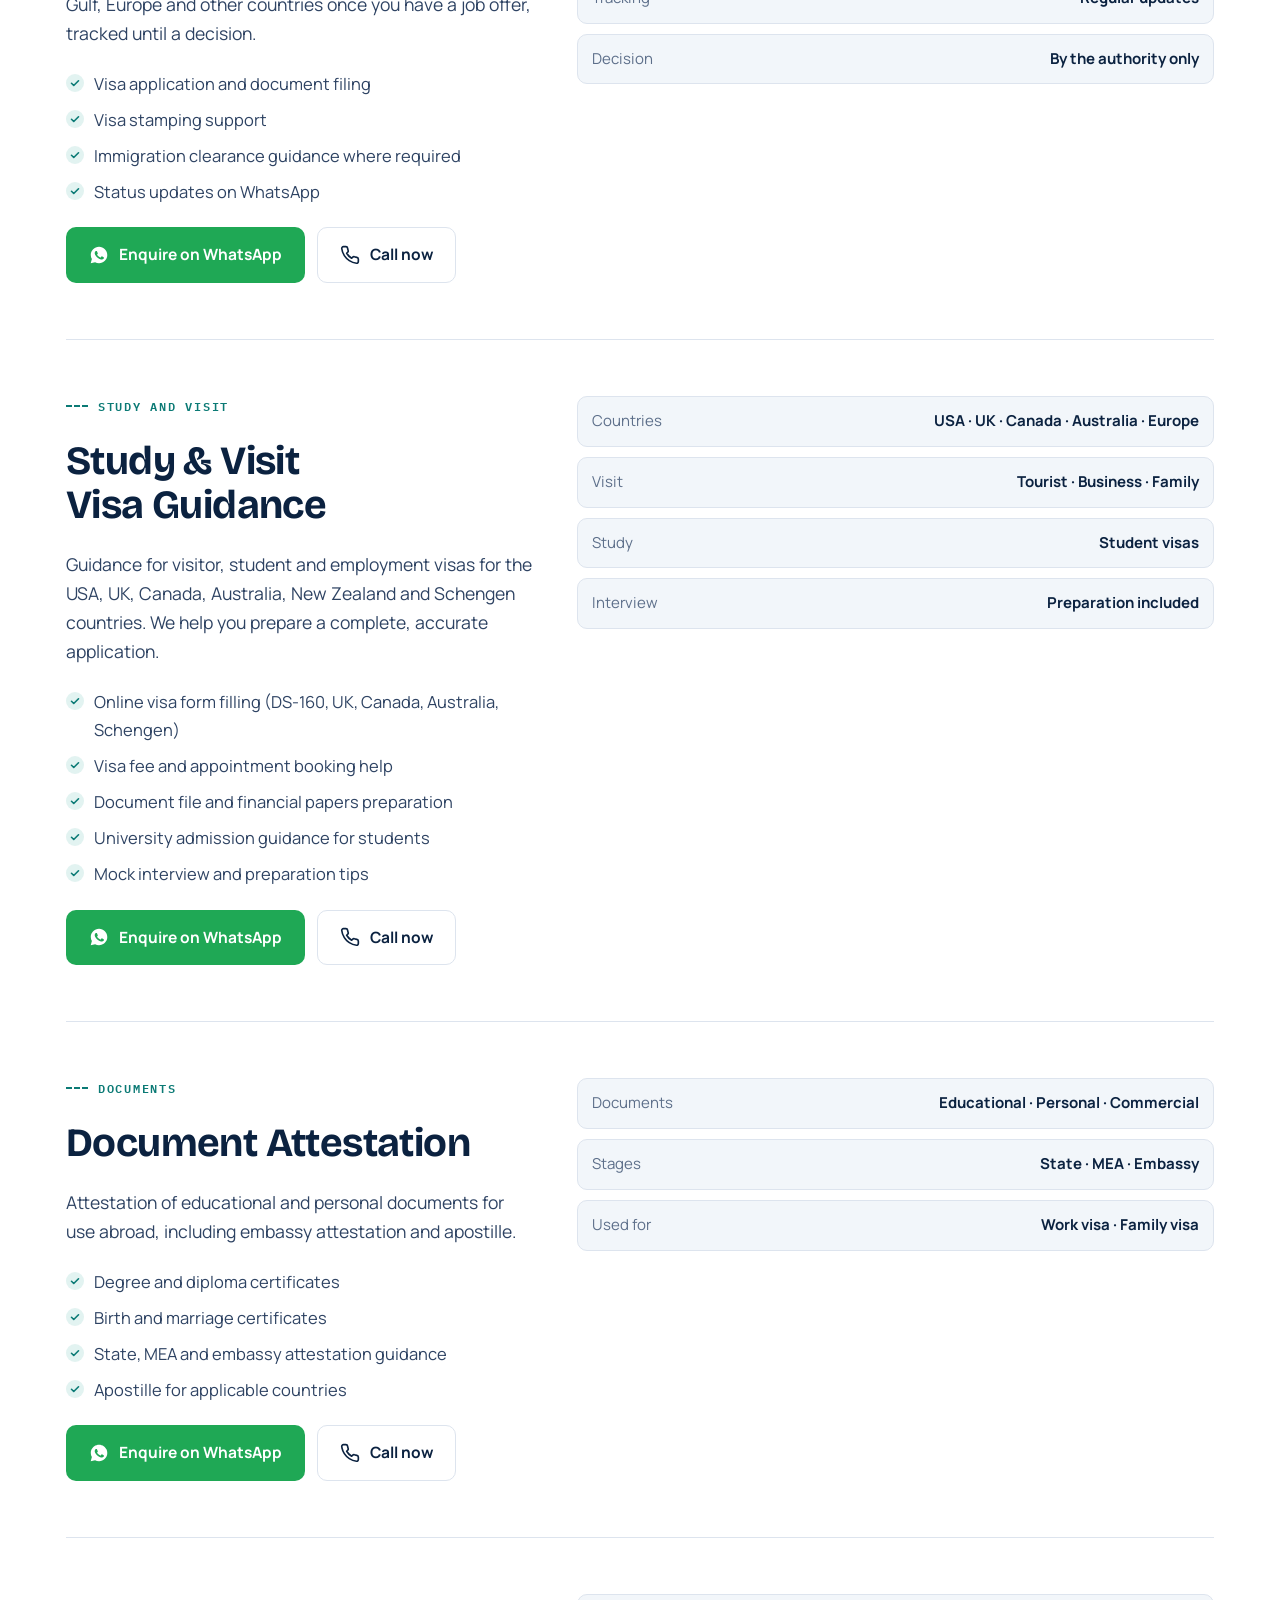
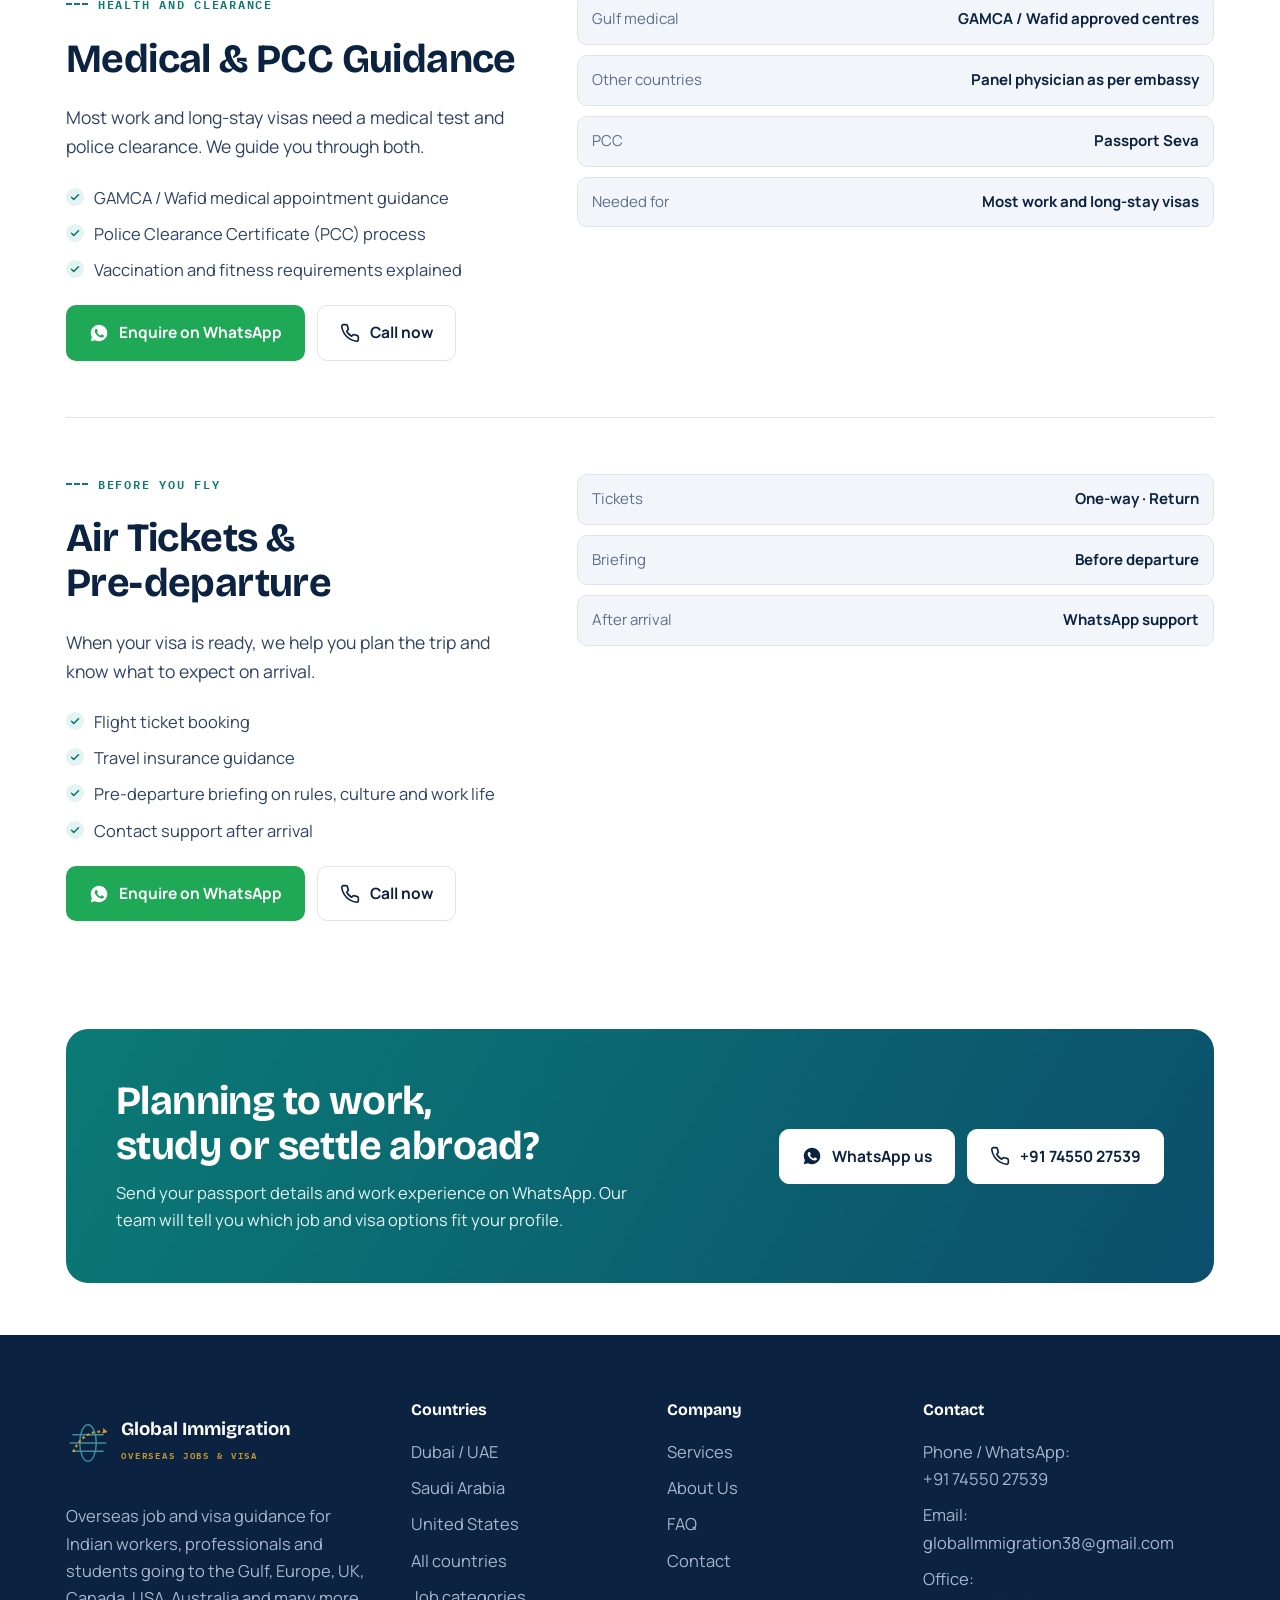
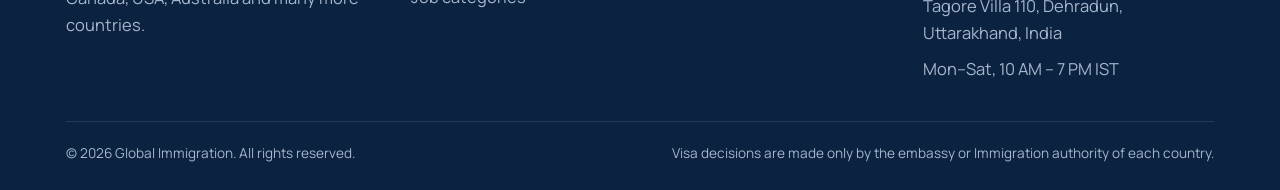
<file: services.html>
<!doctype html>
<html lang="en">
<head>
<meta charset="utf-8">
<meta name="viewport" content="width=device-width, initial-scale=1, viewport-fit=cover">
<title>Services | Global Immigration</title>
<meta name="claude:viewport-fit-sides" content="cover">
<meta name="description" content="Overseas job placement, work visas, study and visit visas, attestation, medical and travel.">
<link rel="icon" href="data:image/svg+xml,%3Csvg xmlns='http://www.w3.org/2000/svg' viewBox='0 0 48 48' %3E%3Ccircle cx='24' cy='24' r='22' fill='%230b2240'/%3E%3Cellipse cx='24' cy='24' rx='9' ry='20' fill='none' stroke='%233d8fa0' stroke-width='1.6'/%3E%3Cpath d='M4 24h40M7 15h34M7 33h34' stroke='%233d8fa0' stroke-width='1.6'/%3E%3Cpath d='M8 34C16 14 32 10 42 12' fill='none' stroke='%23c99a2e' stroke-width='2.4' stroke-dasharray='3 3'/%3E%3Cpath fill='%23c99a2e' d='m40.5 7.5 5 4.6-6.6 1.9 1.6-2.2Z'/%3E%3C/svg%3E">
<link rel="preconnect" href="https://fonts.googleapis.com"><link rel="preconnect" href="https://fonts.gstatic.com" crossorigin><link rel="stylesheet" href="https://fonts.googleapis.com/css2?family=Bricolage+Grotesque:opsz,wght@12..96,600;12..96,700&family=IBM+Plex+Mono:wght@500;600&family=Manrope:wght@400;500;600;700;800&display=swap">
<link rel="stylesheet" href="style.css">
</head>
<body>
<div class="topstrip"><div class="wrap"><span class="ti lt"><svg viewBox="0 0 24 24" fill="currentColor"><path d="M21 16v-2l-8-5V3.5a1.5 1.5 0 0 0-3 0V9l-8 5v2l8-2.5V19l-2 1.5V22l3.5-1 3.5 1v-1.5L13 19v-5.5l8 2.5Z"/></svg> Overseas jobs, work, study &amp; visit visas for countries worldwide</span><span class="c"><span class="ti"><svg viewBox="0 0 24 24" fill="none" stroke="currentColor" stroke-width="2" stroke-linecap="round" stroke-linejoin="round"><path d="M22 16.9v3a2 2 0 0 1-2.2 2 19.8 19.8 0 0 1-8.6-3.1 19.5 19.5 0 0 1-6-6A19.8 19.8 0 0 1 2.1 4.2 2 2 0 0 1 4.1 2h3a2 2 0 0 1 2 1.7c.1 1 .4 1.9.7 2.8a2 2 0 0 1-.5 2.1L8 9.9a16 16 0 0 0 6 6l1.3-1.3a2 2 0 0 1 2.1-.4c.9.3 1.8.6 2.8.7a2 2 0 0 1 1.7 2Z"/></svg><a href="tel:+917455027539">+91 74550 27539</a></span><span class="ti break"><svg viewBox="0 0 24 24" fill="none" stroke="currentColor" stroke-width="2" stroke-linecap="round" stroke-linejoin="round"><rect x="2" y="4" width="20" height="16" rx="2"/><path d="m22 7-10 6L2 7"/></svg><a href="mailto:globalImmigration38@gmail.com">globalImmigration38@gmail.com</a></span></span></div></div>
<header class="header"><div class="wrap"><div class="navbar">
<a class="brand" href="index.html"><svg class="mark" viewBox="0 0 48 48" aria-hidden="true"><circle cx="24" cy="24" r="22" fill="#0b2240"/><ellipse cx="24" cy="24" rx="9" ry="20" fill="none" stroke="#3d8fa0" stroke-width="1.6"/><path d="M4 24h40M7 15h34M7 33h34" stroke="#3d8fa0" stroke-width="1.6"/><path d="M8 34C16 14 32 10 42 12" fill="none" stroke="#c99a2e" stroke-width="2.4" stroke-dasharray="3 3"/><path fill="#c99a2e" d="m40.5 7.5 5 4.6-6.6 1.9 1.6-2.2Z"/></svg><span><b>Global Immigration</b><small>Overseas Jobs & Visa</small></span></a>
<nav class="nav" aria-label="Main">
<div class="drawer-only drawer-head"><a class="brand" href="index.html"><svg class="mark" viewBox="0 0 48 48" aria-hidden="true"><circle cx="24" cy="24" r="22" fill="#0b2240"/><ellipse cx="24" cy="24" rx="9" ry="20" fill="none" stroke="#3d8fa0" stroke-width="1.6"/><path d="M4 24h40M7 15h34M7 33h34" stroke="#3d8fa0" stroke-width="1.6"/><path d="M8 34C16 14 32 10 42 12" fill="none" stroke="#c99a2e" stroke-width="2.4" stroke-dasharray="3 3"/><path fill="#c99a2e" d="m40.5 7.5 5 4.6-6.6 1.9 1.6-2.2Z"/></svg><span><b>Global Immigration</b></span></a><button class="drawer-close" type="button" aria-label="Close menu"><svg viewBox="0 0 24 24" fill="none" stroke="currentColor" stroke-width="2.2" stroke-linecap="round"><path d="M6 6l12 12M18 6 6 18"/></svg></button></div>
<a href="index.html"><svg viewBox="0 0 24 24" fill="none" stroke="currentColor" stroke-width="2" stroke-linecap="round" stroke-linejoin="round"><path d="m3 10 9-7 9 7v10a2 2 0 0 1-2 2H5a2 2 0 0 1-2-2Z"/><path d="M9 22V12h6v10"/></svg>Home</a><a href="services.html" class="active" aria-current="page"><svg viewBox="0 0 24 24" fill="none" stroke="currentColor" stroke-width="2" stroke-linecap="round" stroke-linejoin="round"><rect x="4" y="2" width="16" height="20" rx="2"/><circle cx="12" cy="10" r="3.5"/><path d="M8.5 10h7M12 6.5c1 1 1.4 2.2 1.4 3.5S13 12.5 12 13.5M12 6.5c-1 1-1.4 2.2-1.4 3.5s.4 2.5 1.4 3.5M8 17h8"/></svg>Services</a><div class="dd"><button type="button" class="" aria-expanded="false" aria-haspopup="true"><svg viewBox="0 0 24 24" fill="none" stroke="currentColor" stroke-width="2" stroke-linecap="round" stroke-linejoin="round"><circle cx="12" cy="12" r="10"/><path d="M2 12h20M12 2a15 15 0 0 1 0 20M12 2a15 15 0 0 0 0 20"/></svg>Countries<svg class="chev" viewBox="0 0 24 24" fill="none" stroke="currentColor" stroke-width="2.4" stroke-linecap="round" stroke-linejoin="round"><path d="m6 9 6 6 6-6"/></svg></button>
<div class="dd-menu"><a href="countries.html#uae"><span class="code" style="background:#0b7a75">UAE</span><span><b>Dubai · UAE</b><small>Work visa · Visit visa</small></span></a>
<a href="countries.html#saudi"><span class="code" style="background:#106b45">KSA</span><span><b>Saudi Arabia</b><small>Work visa · Iqama</small></span></a>
<a href="countries.html#usa"><span class="code" style="background:#2c4f8f">USA</span><span><b>United States</b><small>Visit · Study · Work</small></span></a>
<a href="countries.html#all"><span class="code" style="background:#0b2240">ALL</span><span><b>All countries</b><small>Europe · UK · Canada · Australia · Asia</small></span></a></div></div><a href="jobs.html"><svg viewBox="0 0 24 24" fill="none" stroke="currentColor" stroke-width="2" stroke-linecap="round" stroke-linejoin="round"><rect x="2" y="7" width="20" height="14" rx="2"/><path d="M16 7V5a2 2 0 0 0-2-2h-4a2 2 0 0 0-2 2v2M2 13h20"/></svg>Jobs</a><a href="about.html"><svg viewBox="0 0 24 24" fill="none" stroke="currentColor" stroke-width="2" stroke-linecap="round"><circle cx="12" cy="12" r="10"/><path d="M12 16v-4M12 8h.01"/></svg>About</a><a href="contact.html"><svg viewBox="0 0 24 24" fill="none" stroke="currentColor" stroke-width="2" stroke-linecap="round" stroke-linejoin="round"><path d="M21 15a2 2 0 0 1-2 2H7l-4 4V5a2 2 0 0 1 2-2h14a2 2 0 0 1 2 2Z"/></svg>Contact</a>
<div class="drawer-only drawer-foot"><a class="btn btn-wa" href="https://wa.me/917455027539?text=Hello,%20I%20want%20to%20go%20abroad.%20Please%20guide%20me."><svg viewBox="0 0 24 24" fill="currentColor"><path d="M12.04 2C6.58 2 2.13 6.45 2.13 11.91c0 1.75.46 3.45 1.32 4.95L2.05 22l5.25-1.38a9.9 9.9 0 0 0 4.74 1.21c5.46 0 9.91-4.45 9.91-9.91C21.95 6.45 17.5 2 12.04 2Zm5.8 14.03c-.24.68-1.42 1.32-1.96 1.37-.5.05-.97.23-3.27-.68-2.76-1.09-4.5-3.92-4.64-4.1-.14-.18-1.1-1.47-1.1-2.81 0-1.34.7-2 .95-2.27.25-.27.54-.34.72-.34h.52c.17 0 .4-.06.62.47.24.56.8 1.94.87 2.08.07.14.12.3.02.48-.09.18-.14.3-.27.46-.14.16-.29.36-.41.48-.14.14-.28.29-.12.56.16.27.71 1.17 1.52 1.89 1.04.93 1.92 1.22 2.19 1.36.27.14.43.12.59-.07.16-.18.68-.79.86-1.07.18-.27.36-.23.61-.14.25.09 1.59.75 1.86.89.27.14.45.2.52.32.07.11.07.66-.17 1.34Z"/></svg> WhatsApp +91 74550 27539</a><a class="btn btn-ghost" href="tel:+917455027539"><svg viewBox="0 0 24 24" fill="none" stroke="currentColor" stroke-width="2" stroke-linecap="round" stroke-linejoin="round"><path d="M22 16.9v3a2 2 0 0 1-2.2 2 19.8 19.8 0 0 1-8.6-3.1 19.5 19.5 0 0 1-6-6A19.8 19.8 0 0 1 2.1 4.2 2 2 0 0 1 4.1 2h3a2 2 0 0 1 2 1.7c.1 1 .4 1.9.7 2.8a2 2 0 0 1-.5 2.1L8 9.9a16 16 0 0 0 6 6l1.3-1.3a2 2 0 0 1 2.1-.4c.9.3 1.8.6 2.8.7a2 2 0 0 1 1.7 2Z"/></svg> Call now</a><a class="btn btn-ghost" href="mailto:globalImmigration38@gmail.com"><svg viewBox="0 0 24 24" fill="none" stroke="currentColor" stroke-width="2" stroke-linecap="round" stroke-linejoin="round"><rect x="2" y="4" width="20" height="16" rx="2"/><path d="m22 7-10 6L2 7"/></svg> Email us</a></div>
</nav>
<div class="nav-cta"><a class="call-chip" href="tel:+917455027539"><span class="ci"><svg viewBox="0 0 24 24" fill="none" stroke="currentColor" stroke-width="2" stroke-linecap="round" stroke-linejoin="round"><path d="M22 16.9v3a2 2 0 0 1-2.2 2 19.8 19.8 0 0 1-8.6-3.1 19.5 19.5 0 0 1-6-6A19.8 19.8 0 0 1 2.1 4.2 2 2 0 0 1 4.1 2h3a2 2 0 0 1 2 1.7c.1 1 .4 1.9.7 2.8a2 2 0 0 1-.5 2.1L8 9.9a16 16 0 0 0 6 6l1.3-1.3a2 2 0 0 1 2.1-.4c.9.3 1.8.6 2.8.7a2 2 0 0 1 1.7 2Z"/></svg></span><span><small>Call us</small><b>+91 74550 27539</b></span></a><a class="btn btn-wa" href="https://wa.me/917455027539?text=Hello,%20I%20want%20to%20go%20abroad.%20Please%20guide%20me."><svg viewBox="0 0 24 24" fill="currentColor"><path d="M12.04 2C6.58 2 2.13 6.45 2.13 11.91c0 1.75.46 3.45 1.32 4.95L2.05 22l5.25-1.38a9.9 9.9 0 0 0 4.74 1.21c5.46 0 9.91-4.45 9.91-9.91C21.95 6.45 17.5 2 12.04 2Zm5.8 14.03c-.24.68-1.42 1.32-1.96 1.37-.5.05-.97.23-3.27-.68-2.76-1.09-4.5-3.92-4.64-4.1-.14-.18-1.1-1.47-1.1-2.81 0-1.34.7-2 .95-2.27.25-.27.54-.34.72-.34h.52c.17 0 .4-.06.62.47.24.56.8 1.94.87 2.08.07.14.12.3.02.48-.09.18-.14.3-.27.46-.14.16-.29.36-.41.48-.14.14-.28.29-.12.56.16.27.71 1.17 1.52 1.89 1.04.93 1.92 1.22 2.19 1.36.27.14.43.12.59-.07.16-.18.68-.79.86-1.07.18-.27.36-.23.61-.14.25.09 1.59.75 1.86.89.27.14.45.2.52.32.07.11.07.66-.17 1.34Z"/></svg> WhatsApp</a>
<button class="burger" type="button" aria-label="Open menu" aria-expanded="false"><svg viewBox="0 0 24 24" fill="none" stroke="currentColor" stroke-width="2" stroke-linecap="round"><path d="M4 7h16M4 12h16M4 17h16"/></svg></button></div>
</div></div></header>
<div class="scrim"></div>
<main>
<section class="phero"><div class="wrap"><span class="crumb"><a href="index.html">Home</a> / Services</span><h1>Our Services</h1><p class="lead">Complete support for working, studying or visiting abroad, from your first question to your first day in a new country.</p>
<div class="btn-row"><a class="btn btn-ghost" href="#jobs">Job placement</a><a class="btn btn-ghost" href="#visa">Work visa</a><a class="btn btn-ghost" href="#usa">Study &amp; visit visas</a><a class="btn btn-ghost" href="#attest">Attestation</a><a class="btn btn-ghost" href="#medical">Medical &amp; PCC</a><a class="btn btn-ghost" href="#travel">Travel</a></div></div></section>
<section class="band tight" style="padding-bottom:0"><div class="wrap"><div class="ph banner"><img src="https://images.unsplash.com/photo-1436491865332-7a61a109cc05?auto=format&fit=crop&w=1400&q=70" alt="Aircraft above the clouds" loading="lazy" decoding="async" onerror="this.remove()"><div class="cap"><span class="eyebrow" style="color:#f1d38a">Start to finish</span><b>Jobs, visas, documents and travel handled by one team.</b></div></div></div></section>
<section><div class="wrap">
<div class="cdetail" id="jobs"><div class="main"><span class="eyebrow">Gulf jobs</span><h2>Overseas Job Placement</h2><p class="lead">We connect skilled and semi-skilled workers with employers in Dubai (UAE) and Saudi Arabia, and help you understand the job, salary and contract before you decide.</p><ul class="ticks"><li>Job matching based on trade and experience</li><li>Interview coordination with employers</li><li>Offer letter and contract explained in simple language</li><li>Support for skilled, semi-skilled and professional roles</li></ul>
<div class="btn-row"><a class="btn btn-wa" href="https://wa.me/917455027539?text=Hello,%20I%20want%20a%20job%20in%20Dubai%20or%20Saudi"><svg viewBox="0 0 24 24" fill="currentColor"><path d="M12.04 2C6.58 2 2.13 6.45 2.13 11.91c0 1.75.46 3.45 1.32 4.95L2.05 22l5.25-1.38a9.9 9.9 0 0 0 4.74 1.21c5.46 0 9.91-4.45 9.91-9.91C21.95 6.45 17.5 2 12.04 2Zm5.8 14.03c-.24.68-1.42 1.32-1.96 1.37-.5.05-.97.23-3.27-.68-2.76-1.09-4.5-3.92-4.64-4.1-.14-.18-1.1-1.47-1.1-2.81 0-1.34.7-2 .95-2.27.25-.27.54-.34.72-.34h.52c.17 0 .4-.06.62.47.24.56.8 1.94.87 2.08.07.14.12.3.02.48-.09.18-.14.3-.27.46-.14.16-.29.36-.41.48-.14.14-.28.29-.12.56.16.27.71 1.17 1.52 1.89 1.04.93 1.92 1.22 2.19 1.36.27.14.43.12.59-.07.16-.18.68-.79.86-1.07.18-.27.36-.23.61-.14.25.09 1.59.75 1.86.89.27.14.45.2.52.32.07.11.07.66-.17 1.34Z"/></svg> Enquire on WhatsApp</a><a class="btn btn-ghost" href="tel:+917455027539"><svg viewBox="0 0 24 24" fill="none" stroke="currentColor" stroke-width="2" stroke-linecap="round" stroke-linejoin="round"><path d="M22 16.9v3a2 2 0 0 1-2.2 2 19.8 19.8 0 0 1-8.6-3.1 19.5 19.5 0 0 1-6-6A19.8 19.8 0 0 1 2.1 4.2 2 2 0 0 1 4.1 2h3a2 2 0 0 1 2 1.7c.1 1 .4 1.9.7 2.8a2 2 0 0 1-.5 2.1L8 9.9a16 16 0 0 0 6 6l1.3-1.3a2 2 0 0 1 2.1-.4c.9.3 1.8.6 2.8.7a2 2 0 0 1 1.7 2Z"/></svg> Call now</a></div></div>
<div class="side"><div class="facts"><div class="row"><span>Countries</span><b>UAE · Saudi Arabia</b></div><div class="row"><span>Roles</span><b>Skilled · Semi-skilled · Professional</b></div><div class="row"><span>Interview</span><b>Online or in person</b></div><div class="row"><span>Support</span><b>WhatsApp</b></div></div></div></div>
<div class="cdetail" id="visa"><div class="main"><span class="eyebrow">Visa processing</span><h2>Work Visa Processing</h2><p class="lead">Paperwork support for work visas and work permits for the Gulf, Europe and other countries once you have a job offer, tracked until a decision.</p><ul class="ticks"><li>Visa application and document filing</li><li>Visa stamping support</li><li>Immigration clearance guidance where required</li><li>Status updates on WhatsApp</li></ul>
<div class="btn-row"><a class="btn btn-wa" href="https://wa.me/917455027539?text=Hello,%20I%20need%20help%20with%20a%20work%20visa"><svg viewBox="0 0 24 24" fill="currentColor"><path d="M12.04 2C6.58 2 2.13 6.45 2.13 11.91c0 1.75.46 3.45 1.32 4.95L2.05 22l5.25-1.38a9.9 9.9 0 0 0 4.74 1.21c5.46 0 9.91-4.45 9.91-9.91C21.95 6.45 17.5 2 12.04 2Zm5.8 14.03c-.24.68-1.42 1.32-1.96 1.37-.5.05-.97.23-3.27-.68-2.76-1.09-4.5-3.92-4.64-4.1-.14-.18-1.1-1.47-1.1-2.81 0-1.34.7-2 .95-2.27.25-.27.54-.34.72-.34h.52c.17 0 .4-.06.62.47.24.56.8 1.94.87 2.08.07.14.12.3.02.48-.09.18-.14.3-.27.46-.14.16-.29.36-.41.48-.14.14-.28.29-.12.56.16.27.71 1.17 1.52 1.89 1.04.93 1.92 1.22 2.19 1.36.27.14.43.12.59-.07.16-.18.68-.79.86-1.07.18-.27.36-.23.61-.14.25.09 1.59.75 1.86.89.27.14.45.2.52.32.07.11.07.66-.17 1.34Z"/></svg> Enquire on WhatsApp</a><a class="btn btn-ghost" href="tel:+917455027539"><svg viewBox="0 0 24 24" fill="none" stroke="currentColor" stroke-width="2" stroke-linecap="round" stroke-linejoin="round"><path d="M22 16.9v3a2 2 0 0 1-2.2 2 19.8 19.8 0 0 1-8.6-3.1 19.5 19.5 0 0 1-6-6A19.8 19.8 0 0 1 2.1 4.2 2 2 0 0 1 4.1 2h3a2 2 0 0 1 2 1.7c.1 1 .4 1.9.7 2.8a2 2 0 0 1-.5 2.1L8 9.9a16 16 0 0 0 6 6l1.3-1.3a2 2 0 0 1 2.1-.4c.9.3 1.8.6 2.8.7a2 2 0 0 1 1.7 2Z"/></svg> Call now</a></div></div>
<div class="side"><div class="facts"><div class="row"><span>Gulf</span><b>UAE · Saudi · Qatar · Kuwait · Oman</b></div><div class="row"><span>Europe</span><b>Work permits: Poland, Germany, Romania and more</b></div><div class="row"><span>Tracking</span><b>Regular updates</b></div><div class="row"><span>Decision</span><b>By the authority only</b></div></div></div></div>
<div class="cdetail" id="usa"><div class="main"><span class="eyebrow">Study and visit</span><h2>Study &amp; Visit Visa Guidance</h2><p class="lead">Guidance for visitor, student and employment visas for the USA, UK, Canada, Australia, New Zealand and Schengen countries. We help you prepare a complete, accurate application.</p><ul class="ticks"><li>Online visa form filling (DS-160, UK, Canada, Australia, Schengen)</li><li>Visa fee and appointment booking help</li><li>Document file and financial papers preparation</li><li>University admission guidance for students</li><li>Mock interview and preparation tips</li></ul>
<div class="btn-row"><a class="btn btn-wa" href="https://wa.me/917455027539?text=Hello,%20I%20need%20help%20with%20a%20study%20or%20visit%20visa"><svg viewBox="0 0 24 24" fill="currentColor"><path d="M12.04 2C6.58 2 2.13 6.45 2.13 11.91c0 1.75.46 3.45 1.32 4.95L2.05 22l5.25-1.38a9.9 9.9 0 0 0 4.74 1.21c5.46 0 9.91-4.45 9.91-9.91C21.95 6.45 17.5 2 12.04 2Zm5.8 14.03c-.24.68-1.42 1.32-1.96 1.37-.5.05-.97.23-3.27-.68-2.76-1.09-4.5-3.92-4.64-4.1-.14-.18-1.1-1.47-1.1-2.81 0-1.34.7-2 .95-2.27.25-.27.54-.34.72-.34h.52c.17 0 .4-.06.62.47.24.56.8 1.94.87 2.08.07.14.12.3.02.48-.09.18-.14.3-.27.46-.14.16-.29.36-.41.48-.14.14-.28.29-.12.56.16.27.71 1.17 1.52 1.89 1.04.93 1.92 1.22 2.19 1.36.27.14.43.12.59-.07.16-.18.68-.79.86-1.07.18-.27.36-.23.61-.14.25.09 1.59.75 1.86.89.27.14.45.2.52.32.07.11.07.66-.17 1.34Z"/></svg> Enquire on WhatsApp</a><a class="btn btn-ghost" href="tel:+917455027539"><svg viewBox="0 0 24 24" fill="none" stroke="currentColor" stroke-width="2" stroke-linecap="round" stroke-linejoin="round"><path d="M22 16.9v3a2 2 0 0 1-2.2 2 19.8 19.8 0 0 1-8.6-3.1 19.5 19.5 0 0 1-6-6A19.8 19.8 0 0 1 2.1 4.2 2 2 0 0 1 4.1 2h3a2 2 0 0 1 2 1.7c.1 1 .4 1.9.7 2.8a2 2 0 0 1-.5 2.1L8 9.9a16 16 0 0 0 6 6l1.3-1.3a2 2 0 0 1 2.1-.4c.9.3 1.8.6 2.8.7a2 2 0 0 1 1.7 2Z"/></svg> Call now</a></div></div>
<div class="side"><div class="facts"><div class="row"><span>Countries</span><b>USA · UK · Canada · Australia · Europe</b></div><div class="row"><span>Visit</span><b>Tourist · Business · Family</b></div><div class="row"><span>Study</span><b>Student visas</b></div><div class="row"><span>Interview</span><b>Preparation included</b></div></div></div></div>
<div class="cdetail" id="attest"><div class="main"><span class="eyebrow">Documents</span><h2>Document Attestation</h2><p class="lead">Attestation of educational and personal documents for use abroad, including embassy attestation and apostille.</p><ul class="ticks"><li>Degree and diploma certificates</li><li>Birth and marriage certificates</li><li>State, MEA and embassy attestation guidance</li><li>Apostille for applicable countries</li></ul>
<div class="btn-row"><a class="btn btn-wa" href="https://wa.me/917455027539?text=Hello,%20I%20need%20document%20attestation"><svg viewBox="0 0 24 24" fill="currentColor"><path d="M12.04 2C6.58 2 2.13 6.45 2.13 11.91c0 1.75.46 3.45 1.32 4.95L2.05 22l5.25-1.38a9.9 9.9 0 0 0 4.74 1.21c5.46 0 9.91-4.45 9.91-9.91C21.95 6.45 17.5 2 12.04 2Zm5.8 14.03c-.24.68-1.42 1.32-1.96 1.37-.5.05-.97.23-3.27-.68-2.76-1.09-4.5-3.92-4.64-4.1-.14-.18-1.1-1.47-1.1-2.81 0-1.34.7-2 .95-2.27.25-.27.54-.34.72-.34h.52c.17 0 .4-.06.62.47.24.56.8 1.94.87 2.08.07.14.12.3.02.48-.09.18-.14.3-.27.46-.14.16-.29.36-.41.48-.14.14-.28.29-.12.56.16.27.71 1.17 1.52 1.89 1.04.93 1.92 1.22 2.19 1.36.27.14.43.12.59-.07.16-.18.68-.79.86-1.07.18-.27.36-.23.61-.14.25.09 1.59.75 1.86.89.27.14.45.2.52.32.07.11.07.66-.17 1.34Z"/></svg> Enquire on WhatsApp</a><a class="btn btn-ghost" href="tel:+917455027539"><svg viewBox="0 0 24 24" fill="none" stroke="currentColor" stroke-width="2" stroke-linecap="round" stroke-linejoin="round"><path d="M22 16.9v3a2 2 0 0 1-2.2 2 19.8 19.8 0 0 1-8.6-3.1 19.5 19.5 0 0 1-6-6A19.8 19.8 0 0 1 2.1 4.2 2 2 0 0 1 4.1 2h3a2 2 0 0 1 2 1.7c.1 1 .4 1.9.7 2.8a2 2 0 0 1-.5 2.1L8 9.9a16 16 0 0 0 6 6l1.3-1.3a2 2 0 0 1 2.1-.4c.9.3 1.8.6 2.8.7a2 2 0 0 1 1.7 2Z"/></svg> Call now</a></div></div>
<div class="side"><div class="facts"><div class="row"><span>Documents</span><b>Educational · Personal · Commercial</b></div><div class="row"><span>Stages</span><b>State · MEA · Embassy</b></div><div class="row"><span>Used for</span><b>Work visa · Family visa</b></div></div></div></div>
<div class="cdetail" id="medical"><div class="main"><span class="eyebrow">Health and clearance</span><h2>Medical &amp; PCC Guidance</h2><p class="lead">Most work and long-stay visas need a medical test and police clearance. We guide you through both.</p><ul class="ticks"><li>GAMCA / Wafid medical appointment guidance</li><li>Police Clearance Certificate (PCC) process</li><li>Vaccination and fitness requirements explained</li></ul>
<div class="btn-row"><a class="btn btn-wa" href="https://wa.me/917455027539?text=Hello,%20I%20need%20guidance%20for%20medical%20and%20PCC"><svg viewBox="0 0 24 24" fill="currentColor"><path d="M12.04 2C6.58 2 2.13 6.45 2.13 11.91c0 1.75.46 3.45 1.32 4.95L2.05 22l5.25-1.38a9.9 9.9 0 0 0 4.74 1.21c5.46 0 9.91-4.45 9.91-9.91C21.95 6.45 17.5 2 12.04 2Zm5.8 14.03c-.24.68-1.42 1.32-1.96 1.37-.5.05-.97.23-3.27-.68-2.76-1.09-4.5-3.92-4.64-4.1-.14-.18-1.1-1.47-1.1-2.81 0-1.34.7-2 .95-2.27.25-.27.54-.34.72-.34h.52c.17 0 .4-.06.62.47.24.56.8 1.94.87 2.08.07.14.12.3.02.48-.09.18-.14.3-.27.46-.14.16-.29.36-.41.48-.14.14-.28.29-.12.56.16.27.71 1.17 1.52 1.89 1.04.93 1.92 1.22 2.19 1.36.27.14.43.12.59-.07.16-.18.68-.79.86-1.07.18-.27.36-.23.61-.14.25.09 1.59.75 1.86.89.27.14.45.2.52.32.07.11.07.66-.17 1.34Z"/></svg> Enquire on WhatsApp</a><a class="btn btn-ghost" href="tel:+917455027539"><svg viewBox="0 0 24 24" fill="none" stroke="currentColor" stroke-width="2" stroke-linecap="round" stroke-linejoin="round"><path d="M22 16.9v3a2 2 0 0 1-2.2 2 19.8 19.8 0 0 1-8.6-3.1 19.5 19.5 0 0 1-6-6A19.8 19.8 0 0 1 2.1 4.2 2 2 0 0 1 4.1 2h3a2 2 0 0 1 2 1.7c.1 1 .4 1.9.7 2.8a2 2 0 0 1-.5 2.1L8 9.9a16 16 0 0 0 6 6l1.3-1.3a2 2 0 0 1 2.1-.4c.9.3 1.8.6 2.8.7a2 2 0 0 1 1.7 2Z"/></svg> Call now</a></div></div>
<div class="side"><div class="facts"><div class="row"><span>Gulf medical</span><b>GAMCA / Wafid approved centres</b></div><div class="row"><span>Other countries</span><b>Panel physician as per embassy</b></div><div class="row"><span>PCC</span><b>Passport Seva</b></div><div class="row"><span>Needed for</span><b>Most work and long-stay visas</b></div></div></div></div>
<div class="cdetail" id="travel"><div class="main"><span class="eyebrow">Before you fly</span><h2>Air Tickets &amp; Pre-departure</h2><p class="lead">When your visa is ready, we help you plan the trip and know what to expect on arrival.</p><ul class="ticks"><li>Flight ticket booking</li><li>Travel insurance guidance</li><li>Pre-departure briefing on rules, culture and work life</li><li>Contact support after arrival</li></ul>
<div class="btn-row"><a class="btn btn-wa" href="https://wa.me/917455027539?text=Hello,%20I%20need%20air%20ticket%20and%20travel%20help"><svg viewBox="0 0 24 24" fill="currentColor"><path d="M12.04 2C6.58 2 2.13 6.45 2.13 11.91c0 1.75.46 3.45 1.32 4.95L2.05 22l5.25-1.38a9.9 9.9 0 0 0 4.74 1.21c5.46 0 9.91-4.45 9.91-9.91C21.95 6.45 17.5 2 12.04 2Zm5.8 14.03c-.24.68-1.42 1.32-1.96 1.37-.5.05-.97.23-3.27-.68-2.76-1.09-4.5-3.92-4.64-4.1-.14-.18-1.1-1.47-1.1-2.81 0-1.34.7-2 .95-2.27.25-.27.54-.34.72-.34h.52c.17 0 .4-.06.62.47.24.56.8 1.94.87 2.08.07.14.12.3.02.48-.09.18-.14.3-.27.46-.14.16-.29.36-.41.48-.14.14-.28.29-.12.56.16.27.71 1.17 1.52 1.89 1.04.93 1.92 1.22 2.19 1.36.27.14.43.12.59-.07.16-.18.68-.79.86-1.07.18-.27.36-.23.61-.14.25.09 1.59.75 1.86.89.27.14.45.2.52.32.07.11.07.66-.17 1.34Z"/></svg> Enquire on WhatsApp</a><a class="btn btn-ghost" href="tel:+917455027539"><svg viewBox="0 0 24 24" fill="none" stroke="currentColor" stroke-width="2" stroke-linecap="round" stroke-linejoin="round"><path d="M22 16.9v3a2 2 0 0 1-2.2 2 19.8 19.8 0 0 1-8.6-3.1 19.5 19.5 0 0 1-6-6A19.8 19.8 0 0 1 2.1 4.2 2 2 0 0 1 4.1 2h3a2 2 0 0 1 2 1.7c.1 1 .4 1.9.7 2.8a2 2 0 0 1-.5 2.1L8 9.9a16 16 0 0 0 6 6l1.3-1.3a2 2 0 0 1 2.1-.4c.9.3 1.8.6 2.8.7a2 2 0 0 1 1.7 2Z"/></svg> Call now</a></div></div>
<div class="side"><div class="facts"><div class="row"><span>Tickets</span><b>One-way · Return</b></div><div class="row"><span>Briefing</span><b>Before departure</b></div><div class="row"><span>After arrival</span><b>WhatsApp support</b></div></div></div></div>
</div></section>
</main>
<section class="band tight"><div class="wrap"><div class="cta">
<div><h2>Planning to work, study or settle abroad?</h2><p>Send your passport details and work experience on WhatsApp. Our team will tell you which job and visa options fit your profile.</p></div>
<div class="btn-row"><a class="btn btn-ghost" href="https://wa.me/917455027539?text=Hello,%20I%20want%20to%20work%20abroad.%20My%20details:"><svg viewBox="0 0 24 24" fill="currentColor"><path d="M12.04 2C6.58 2 2.13 6.45 2.13 11.91c0 1.75.46 3.45 1.32 4.95L2.05 22l5.25-1.38a9.9 9.9 0 0 0 4.74 1.21c5.46 0 9.91-4.45 9.91-9.91C21.95 6.45 17.5 2 12.04 2Zm5.8 14.03c-.24.68-1.42 1.32-1.96 1.37-.5.05-.97.23-3.27-.68-2.76-1.09-4.5-3.92-4.64-4.1-.14-.18-1.1-1.47-1.1-2.81 0-1.34.7-2 .95-2.27.25-.27.54-.34.72-.34h.52c.17 0 .4-.06.62.47.24.56.8 1.94.87 2.08.07.14.12.3.02.48-.09.18-.14.3-.27.46-.14.16-.29.36-.41.48-.14.14-.28.29-.12.56.16.27.71 1.17 1.52 1.89 1.04.93 1.92 1.22 2.19 1.36.27.14.43.12.59-.07.16-.18.68-.79.86-1.07.18-.27.36-.23.61-.14.25.09 1.59.75 1.86.89.27.14.45.2.52.32.07.11.07.66-.17 1.34Z"/></svg> WhatsApp us</a><a class="btn btn-ghost" href="tel:+917455027539"><svg viewBox="0 0 24 24" fill="none" stroke="currentColor" stroke-width="2" stroke-linecap="round" stroke-linejoin="round"><path d="M22 16.9v3a2 2 0 0 1-2.2 2 19.8 19.8 0 0 1-8.6-3.1 19.5 19.5 0 0 1-6-6A19.8 19.8 0 0 1 2.1 4.2 2 2 0 0 1 4.1 2h3a2 2 0 0 1 2 1.7c.1 1 .4 1.9.7 2.8a2 2 0 0 1-.5 2.1L8 9.9a16 16 0 0 0 6 6l1.3-1.3a2 2 0 0 1 2.1-.4c.9.3 1.8.6 2.8.7a2 2 0 0 1 1.7 2Z"/></svg> +91 74550 27539</a></div>
</div></div></section>
<footer class="footer"><div class="wrap">
<div class="fgrid">
<div class="fbrand"><a class="brand" href="index.html"><svg class="mark" viewBox="0 0 48 48" aria-hidden="true"><circle cx="24" cy="24" r="22" fill="#0b2240"/><ellipse cx="24" cy="24" rx="9" ry="20" fill="none" stroke="#3d8fa0" stroke-width="1.6"/><path d="M4 24h40M7 15h34M7 33h34" stroke="#3d8fa0" stroke-width="1.6"/><path d="M8 34C16 14 32 10 42 12" fill="none" stroke="#c99a2e" stroke-width="2.4" stroke-dasharray="3 3"/><path fill="#c99a2e" d="m40.5 7.5 5 4.6-6.6 1.9 1.6-2.2Z"/></svg><span><b>Global Immigration</b><small>Overseas Jobs & Visa</small></span></a>
<p>Overseas job and visa guidance for Indian workers, professionals and students going to the Gulf, Europe, UK, Canada, USA, Australia and many more countries.</p></div>
<div><h4>Countries</h4><ul><li><a href="countries.html#uae">Dubai / UAE</a></li><li><a href="countries.html#saudi">Saudi Arabia</a></li><li><a href="countries.html#usa">United States</a></li><li><a href="countries.html#all">All countries</a></li><li><a href="jobs.html">Job categories</a></li></ul></div>
<div><h4>Company</h4><ul><li><a href="services.html">Services</a></li><li><a href="about.html">About Us</a></li><li><a href="contact.html#faq">FAQ</a></li><li><a href="contact.html">Contact</a></li></ul></div>
<div><h4>Contact</h4><ul><li>Phone / WhatsApp:<br><a href="tel:+917455027539">+91 74550 27539</a></li><li>Email:<br><a class="break" href="mailto:globalImmigration38@gmail.com">globalImmigration38@gmail.com</a></li><li>Office:<br><a href="https://www.google.com/maps/search/?api=1&query=Tagore+Villa+110+Dehradun" target="_blank" rel="noopener">Tagore Villa 110, Dehradun, Uttarakhand, India</a></li><li>Mon–Sat, 10 AM – 7 PM IST</li></ul></div>
</div>
<div class="fbottom"><span>© <span data-year>2026</span> Global Immigration. All rights reserved.</span><span>Visa decisions are made only by the embassy or Immigration authority of each country.</span></div>
</div></footer>
<div class="float"><a class="f-call" href="tel:+917455027539" aria-label="Call +91 74550 27539"><svg viewBox="0 0 24 24" fill="none" stroke="currentColor" stroke-width="2" stroke-linecap="round" stroke-linejoin="round"><path d="M22 16.9v3a2 2 0 0 1-2.2 2 19.8 19.8 0 0 1-8.6-3.1 19.5 19.5 0 0 1-6-6A19.8 19.8 0 0 1 2.1 4.2 2 2 0 0 1 4.1 2h3a2 2 0 0 1 2 1.7c.1 1 .4 1.9.7 2.8a2 2 0 0 1-.5 2.1L8 9.9a16 16 0 0 0 6 6l1.3-1.3a2 2 0 0 1 2.1-.4c.9.3 1.8.6 2.8.7a2 2 0 0 1 1.7 2Z"/></svg></a><a class="f-wa" href="https://wa.me/917455027539?text=Hello,%20I%20want%20to%20go%20abroad.%20Please%20guide%20me." aria-label="WhatsApp +91 74550 27539"><svg viewBox="0 0 24 24" fill="currentColor"><path d="M12.04 2C6.58 2 2.13 6.45 2.13 11.91c0 1.75.46 3.45 1.32 4.95L2.05 22l5.25-1.38a9.9 9.9 0 0 0 4.74 1.21c5.46 0 9.91-4.45 9.91-9.91C21.95 6.45 17.5 2 12.04 2Zm5.8 14.03c-.24.68-1.42 1.32-1.96 1.37-.5.05-.97.23-3.27-.68-2.76-1.09-4.5-3.92-4.64-4.1-.14-.18-1.1-1.47-1.1-2.81 0-1.34.7-2 .95-2.27.25-.27.54-.34.72-.34h.52c.17 0 .4-.06.62.47.24.56.8 1.94.87 2.08.07.14.12.3.02.48-.09.18-.14.3-.27.46-.14.16-.29.36-.41.48-.14.14-.28.29-.12.56.16.27.71 1.17 1.52 1.89 1.04.93 1.92 1.22 2.19 1.36.27.14.43.12.59-.07.16-.18.68-.79.86-1.07.18-.27.36-.23.61-.14.25.09 1.59.75 1.86.89.27.14.45.2.52.32.07.11.07.66-.17 1.34Z"/></svg></a></div>
<script src="app.js"></script>
</body>
</html>
</file>
<file: style.css>
/* Global Immigration — light theme. Passport navy + boarding-pass gold, route lines as the motif.
   Layout: sticky header, alternating white / sky-mist bands, 1180px content column. */
:root{
  --ink:#0b2240;        /* passport navy */
  --ink-2:#2e4363;
  --muted:#5d6f8a;
  --line:#dde4ee;
  --paper:#ffffff;
  --mist:#f2f6fa;
  --teal:#0b7a75;       /* primary action */
  --teal-2:#08615d;
  --teal-soft:#e2f3f1;
  --gold:#c99a2e;       /* passport foil */
  --gold-soft:#fbf3df;
  --wa:#1fa855; --wa-2:#168a45;
  --display:"Bricolage Grotesque","Segoe UI",system-ui,sans-serif;
  --body:"Manrope","Segoe UI",system-ui,sans-serif;
  --mono:"IBM Plex Mono",ui-monospace,Consolas,monospace;
  --r:14px;
  --shadow:0 1px 2px rgba(11,34,64,.06),0 14px 34px -14px rgba(11,34,64,.22);
  color-scheme:light;
}
*{box-sizing:border-box}
html{scroll-behavior:smooth}
body{margin:0;background:var(--paper);color:var(--ink);font-family:var(--body);font-size:16.5px;line-height:1.65;-webkit-font-smoothing:antialiased;overflow-x:hidden}
img,svg{max-width:100%}
a{color:var(--teal);text-decoration:none}
h1,h2,h3{font-family:var(--display);color:var(--ink);line-height:1.12;margin:0;text-wrap:balance;letter-spacing:-.015em}
h1{font-size:clamp(2.2rem,4.8vw,3.7rem);font-weight:700}
h2{font-size:clamp(1.7rem,3.2vw,2.5rem);font-weight:700}
h3{font-size:1.2rem;font-weight:600}
p{margin:0}
:focus-visible{outline:3px solid var(--teal);outline-offset:3px;border-radius:6px}

.wrap{max-width:1180px;margin:0 auto;padding-left:max(16px,env(safe-area-inset-left,0px));padding-right:max(16px,env(safe-area-inset-right,0px))}
.band{padding-block:84px}
.band.mist{background:var(--mist)}
.band.tight{padding-block:52px}
.eyebrow{font-family:var(--mono);font-size:.78rem;letter-spacing:.14em;text-transform:uppercase;color:var(--teal);font-weight:600;display:inline-flex;align-items:center;gap:10px}
.eyebrow::before{content:"";width:22px;height:0;border-top:2px dashed currentColor}
.lead{font-size:1.1rem;color:var(--ink-2);max-width:62ch}
.muted{color:var(--muted)}
.sec-head{display:grid;gap:14px;margin-bottom:42px;max-width:720px}
.note{font-size:.9rem;color:var(--muted)}

.btn{display:inline-flex;align-items:center;justify-content:center;gap:10px;font-family:var(--body);font-weight:700;font-size:.97rem;padding:14px 22px;border-radius:10px;border:1.5px solid transparent;cursor:pointer;transition:transform .15s,background .15s;white-space:nowrap}
.btn svg{width:20px;height:20px;flex:none}
.btn:hover{transform:translateY(-1px)}
.btn-primary{background:var(--teal);color:#fff}
.btn-primary:hover{background:var(--teal-2)}
.btn-wa{background:var(--wa);color:#fff}
.btn-wa:hover{background:var(--wa-2)}
.btn-ghost{background:#fff;color:var(--ink);border-color:var(--line)}
.btn-ghost:hover{border-color:var(--ink)}
.btn-row{display:flex;flex-wrap:wrap;gap:12px}

/* top strip + header */
.topstrip{background:var(--ink);color:#c3d0e2;font-size:.85rem}
.topstrip .wrap{display:flex;justify-content:space-between;align-items:center;gap:8px 18px;padding-block:9px;flex-wrap:wrap}
.topstrip a{color:#fff;font-weight:600}
.topstrip .c{display:flex;gap:18px;flex-wrap:wrap}
.topstrip .ti{display:inline-flex;align-items:center;gap:7px}
.topstrip .ti svg{width:15px;height:15px;color:var(--gold);flex:none}
@media (max-width:700px){.topstrip .lt{display:none}}
body::before{content:"";position:fixed;inset:0 0 auto;height:env(safe-area-inset-top,0px);z-index:60;background:var(--mist)}
.header{position:sticky;top:env(safe-area-inset-top,0px);z-index:50;padding-block:12px;background:linear-gradient(180deg,rgba(242,246,250,.96),rgba(242,246,250,.0));transition:padding .2s}
.header.scrolled{padding-block:6px}
.navbar{display:flex;align-items:center;justify-content:space-between;gap:16px;background:rgba(255,255,255,.92);backdrop-filter:blur(14px);-webkit-backdrop-filter:blur(14px);border:1px solid var(--line);border-radius:18px;padding:8px 8px 8px 16px;box-shadow:0 10px 30px -18px rgba(11,34,64,.35);transition:box-shadow .2s}
.header.scrolled .navbar{box-shadow:0 14px 34px -14px rgba(11,34,64,.4)}
.brand{display:flex;align-items:center;gap:11px;color:var(--ink);flex:none}
.brand .mark{width:44px;height:44px;flex:none}
.brand b{font-family:var(--display);font-size:1.16rem;display:block;line-height:1.05}
.brand small{font-family:var(--mono);font-size:.58rem;letter-spacing:.2em;color:var(--gold);text-transform:uppercase;font-weight:600}
.nav{display:flex;align-items:center;gap:2px;background:var(--mist);border-radius:12px;padding:4px}
.nav > a,.dd > button{display:inline-flex;align-items:center;gap:7px;color:var(--ink-2);font:inherit;font-weight:700;font-size:.92rem;padding:9px 13px;border-radius:9px;border:0;background:none;cursor:pointer;white-space:nowrap}
.nav > a svg,.dd > button svg{width:16px;height:16px;opacity:.7;flex:none}
.nav > a:hover,.dd > button:hover{background:#fff;color:var(--ink)}
.nav > a.active,.dd > button.active{background:var(--ink);color:#fff}
.nav > a.active svg,.dd > button.active svg{opacity:1;color:var(--gold)}
.dd{position:relative}
.dd .chev{width:14px!important;height:14px!important;transition:transform .2s}
.dd:hover .chev,.dd.open .chev{transform:rotate(180deg)}
.dd-menu{position:absolute;top:calc(100% + 10px);left:50%;transform:translate(-50%,6px);width:300px;background:#fff;border:1px solid var(--line);border-radius:16px;box-shadow:var(--shadow);padding:8px;display:grid;gap:2px;opacity:0;visibility:hidden;transition:opacity .18s,transform .18s,visibility .18s}
.dd-menu::before{content:"";position:absolute;left:0;right:0;top:-12px;height:12px}
.dd:hover .dd-menu,.dd:focus-within .dd-menu,.dd.open .dd-menu{opacity:1;visibility:visible;transform:translate(-50%,0)}
.dd-menu a{display:flex;align-items:center;gap:12px;padding:10px;border-radius:10px;color:var(--ink)}
.dd-menu a:hover{background:var(--mist)}
.dd-menu .code{font-family:var(--mono);font-weight:600;font-size:.78rem;color:#fff;border-radius:8px;width:46px;height:36px;display:grid;place-items:center;flex:none}
.dd-menu b{display:block;font-size:.95rem}
.dd-menu small{color:var(--muted);font-size:.8rem}
.nav-cta{display:flex;align-items:center;gap:8px;flex:none}
.call-chip{display:flex;align-items:center;gap:10px;color:var(--ink);padding:4px 10px 4px 4px;border-radius:12px}
.call-chip:hover{background:var(--mist)}
.call-chip .ci{width:38px;height:38px;border-radius:10px;background:var(--teal-soft);color:var(--teal);display:grid;place-items:center}
.call-chip .ci svg{width:18px;height:18px}
.call-chip small{display:block;font-size:.7rem;color:var(--muted);font-weight:600;line-height:1.1}
.call-chip b{font-size:.92rem;font-variant-numeric:tabular-nums}
.nav-cta .btn{padding:11px 16px;border-radius:12px}
.burger{display:none;background:var(--ink);color:#fff;border:0;border-radius:12px;width:46px;height:46px;cursor:pointer}
.burger svg{width:22px;height:22px;margin:auto}
.drawer-only{display:none}
@media (max-width:1380px){.call-chip{display:none}}
@media (max-width:1000px){
  .burger{display:grid}
  .navbar{backdrop-filter:none;-webkit-backdrop-filter:none;background:#fff}
  .nav-cta .btn{display:none}
  .nav{position:fixed;top:0;right:0;bottom:0;width:min(340px,88vw);flex-direction:column;align-items:stretch;gap:4px;background:#fff;border-radius:20px 0 0 20px;padding:calc(18px + env(safe-area-inset-top,0px)) calc(18px + env(safe-area-inset-right,0px)) calc(18px + env(safe-area-inset-bottom,0px)) 18px;box-shadow:-20px 0 60px -20px rgba(11,34,64,.45);transform:translateX(105%);visibility:hidden;transition:transform .28s ease,visibility .28s;z-index:80;overflow-y:auto}
  .nav.open{transform:none;visibility:visible}
  .nav > a,.dd > button{padding:13px 14px;font-size:1rem;width:100%;justify-content:flex-start}
  .dd-menu{position:static;transform:none!important;opacity:1;visibility:visible;width:auto;box-shadow:none;border:0;padding:0 0 6px 10px;display:none}
  .dd.open .dd-menu{display:grid}
  .dd-menu::before{display:none}
  .drawer-only{display:flex}
  .drawer-head{justify-content:space-between;align-items:center;margin-bottom:10px}
  .drawer-close{background:var(--mist);border:0;border-radius:10px;width:42px;height:42px;cursor:pointer;display:grid;place-items:center;color:var(--ink)}
  .drawer-close svg{width:20px;height:20px}
  .drawer-foot{flex-direction:column;gap:10px;margin-top:auto;padding-top:16px;border-top:1px solid var(--line)}
  .drawer-foot .btn{width:100%}
  .scrim{position:fixed;inset:0;background:rgba(11,34,64,.45);z-index:45;opacity:0;visibility:hidden;transition:opacity .2s}
  .scrim.show{opacity:1;visibility:visible}
}
@media (max-width:420px){.brand small{display:none}}

/* photos (load from Unsplash; gradient shows if a photo cannot load) */
.ph{position:relative;overflow:hidden;background:linear-gradient(135deg,#0b2240,#0b7a75)}
.ph img{position:absolute;inset:0;width:100%;height:100%;object-fit:cover;max-width:none}
.hero-visual{position:relative;min-width:0}
.hero-photo{height:440px;border-radius:26px;box-shadow:var(--shadow)}
.hero-photo::after{content:"";position:absolute;inset:0;background:linear-gradient(180deg,rgba(11,34,64,0) 40%,rgba(11,34,64,.55))}
.hero-visual .passes{position:relative;margin:-210px 0 0 -40px;z-index:2}
.photo-badge{position:absolute;top:18px;right:18px;z-index:2;background:rgba(255,255,255,.92);border-radius:12px;padding:10px 14px;display:flex;gap:10px;align-items:center;font-weight:700;font-size:.88rem;box-shadow:var(--shadow)}
.photo-badge i{width:9px;height:9px;border-radius:50%;background:var(--wa);box-shadow:0 0 0 4px rgba(31,168,85,.2)}
@media (max-width:920px){.hero-photo{height:300px}.hero-visual .passes{margin:-90px 12px 0 12px}}
.country-top.ph{min-height:190px;align-content:end}
.country-top.ph::before{content:"";position:absolute;inset:0;background:linear-gradient(180deg,rgba(11,34,64,.15),rgba(11,34,64,.85));z-index:1}
.country-top.ph > *{position:relative;z-index:2}
.country-top.ph::after{z-index:2}
.banner{height:300px;border-radius:22px}
.banner::after{content:"";position:absolute;inset:0;background:linear-gradient(90deg,rgba(11,34,64,.75),rgba(11,34,64,.1))}
.banner .cap{position:absolute;left:28px;bottom:26px;right:28px;z-index:2;color:#fff;display:grid;gap:6px;max-width:520px}
.banner .cap b{font-family:var(--display);font-size:1.6rem;line-height:1.15}
.feature-photo{height:100%;min-height:340px;border-radius:18px}
.about-photo{min-height:380px;border-radius:20px}

/* reviews */
.reviews{display:grid;grid-template-columns:repeat(3,1fr);gap:20px}
@media (max-width:980px){.reviews{grid-template-columns:1fr 1fr}}
@media (max-width:640px){.reviews{grid-template-columns:1fr}}
.review{background:#fff;border:1px solid var(--line);border-radius:16px;padding:24px;display:grid;gap:14px;align-content:space-between;min-width:0}
.review .stars{color:var(--gold);letter-spacing:2px}
.review blockquote{margin:0;color:var(--ink-2)}
.review .who{display:flex;gap:12px;align-items:center}
.review .av{width:44px;height:44px;border-radius:50%;background:var(--ink);color:#fff;display:grid;place-items:center;font-family:var(--display);font-weight:700;flex:none}
.review .who b{display:block}
.review .who small{color:var(--muted)}
.review-invite{background:linear-gradient(135deg,#fff,var(--gold-soft));border:1px dashed #e3c983;border-radius:18px;padding:30px;display:grid;grid-template-columns:auto 1fr auto;gap:22px;align-items:center}
.review-invite .stars{color:var(--gold);font-size:1.5rem;letter-spacing:3px}
@media (max-width:760px){.review-invite{grid-template-columns:1fr}}

/* hero */
.hero{position:relative;overflow:hidden;background:linear-gradient(180deg,#f6f9fc 0%,#eaf2f7 100%)}
.hero canvas{position:absolute;inset:0;width:100%;height:100%;pointer-events:none}
.hero .wrap{position:relative;z-index:1;display:grid;grid-template-columns:1.05fr .95fr;gap:52px;align-items:center;padding-block:72px 84px}
.hero-copy{display:grid;gap:22px;min-width:0}
.hero h1 em{font-style:normal;color:var(--teal)}
.flags{display:flex;flex-wrap:wrap;gap:8px}
.flag{display:inline-flex;align-items:center;gap:8px;background:#fff;border:1px solid var(--line);border-radius:999px;padding:6px 14px 6px 8px;font-weight:700;font-size:.88rem;color:var(--ink-2)}
.flag i{font-style:normal;font-family:var(--mono);font-size:.7rem;background:var(--ink);color:#fff;border-radius:999px;padding:2px 8px;letter-spacing:.06em}
.hero-points{display:flex;flex-wrap:wrap;gap:10px 22px;color:var(--ink-2);font-weight:600;font-size:.93rem}
.hero-points span{display:inline-flex;gap:8px;align-items:center}
.hero-points span::before{content:"";width:8px;height:8px;border-radius:50%;background:var(--gold)}
@media (max-width:920px){.hero .wrap{grid-template-columns:1fr;padding-block:48px 64px}}

/* boarding passes */
.passes{display:grid;gap:14px;min-width:0}
.pass{display:grid;grid-template-columns:1fr auto;background:#fff;border:1px solid var(--line);border-radius:16px;box-shadow:var(--shadow);overflow:hidden;min-width:0}
.pass:nth-child(2){margin-left:28px}
.pass:nth-child(3){margin-left:56px}
@media (max-width:520px){.pass:nth-child(2),.pass:nth-child(3){margin-left:0}}
.pass-main{padding:16px 20px;display:grid;gap:10px;min-width:0}
.pass-top{display:flex;justify-content:space-between;gap:10px;font-family:var(--mono);font-size:.68rem;letter-spacing:.12em;text-transform:uppercase;color:var(--muted)}
.route{display:flex;align-items:center;gap:12px}
.route b{font-family:var(--mono);font-size:1.7rem;font-weight:600;color:var(--ink);letter-spacing:.02em}
.route small{display:block;font-size:.72rem;color:var(--muted);font-family:var(--body);font-weight:600;letter-spacing:0}
.route .line{flex:1;height:0;border-top:2px dashed var(--line);position:relative;min-width:30px}
.route .line svg{position:absolute;left:50%;top:-11px;width:20px;height:20px;transform:translateX(-50%);color:var(--teal);background:#fff}
.pass-meta{display:flex;gap:18px;flex-wrap:wrap;font-size:.8rem}
.pass-meta div{display:grid}
.pass-meta dt{font-family:var(--mono);font-size:.62rem;letter-spacing:.1em;text-transform:uppercase;color:var(--muted)}
.pass-meta dd{margin:0;font-weight:700}
.pass-stub{border-left:2px dashed var(--line);padding:16px 18px;display:grid;place-items:center;gap:6px;background:var(--gold-soft);min-width:96px;position:relative}
.pass-stub::before,.pass-stub::after{content:"";position:absolute;left:-9px;width:16px;height:16px;border-radius:50%;background:#eef4f8;border:1px solid var(--line)}
.pass-stub::before{top:-9px}.pass-stub::after{bottom:-9px}
.pass-stub span{font-family:var(--mono);font-size:.62rem;letter-spacing:.12em;color:#8a6a1f;text-transform:uppercase}
.pass-stub b{font-family:var(--display);font-size:1.25rem;color:var(--ink)}
.barcode{width:64px;height:22px;background:repeating-linear-gradient(90deg,var(--ink) 0 2px,transparent 2px 4px,var(--ink) 4px 5px,transparent 5px 8px)}

/* grids & cards */
.grid{display:grid;gap:22px}
.g3{grid-template-columns:repeat(3,1fr)}
.g2{grid-template-columns:repeat(2,1fr)}
.g4{grid-template-columns:repeat(4,1fr)}
@media (max-width:980px){.g3,.g4{grid-template-columns:repeat(2,1fr)}}
@media (max-width:640px){.g3,.g2,.g4{grid-template-columns:1fr}}
.card{background:#fff;border:1px solid var(--line);border-radius:var(--r);padding:26px;display:grid;gap:12px;align-content:start;min-width:0;transition:border-color .2s,box-shadow .2s,transform .2s}
a.card{color:inherit}
a.card:hover{border-color:#b9cfe0;box-shadow:var(--shadow);transform:translateY(-2px)}
.card p{color:var(--muted)}
.ico{width:50px;height:50px;border-radius:12px;display:grid;place-items:center;background:var(--teal-soft);color:var(--teal)}
.ico svg{width:25px;height:25px}
.more{font-weight:700;font-size:.92rem;color:var(--teal);display:inline-flex;gap:6px;align-items:center}
.ticks{list-style:none;padding:0;margin:0;display:grid;gap:9px}
.ticks li{display:flex;gap:10px;align-items:flex-start;color:var(--ink-2)}
.ticks li::before{content:"";flex:none;width:18px;height:18px;margin-top:4px;border-radius:50%;background:var(--teal-soft) url("data:image/svg+xml,%3Csvg xmlns='http://www.w3.org/2000/svg' viewBox='0 0 24 24' fill='none' stroke='%230b7a75' stroke-width='3.2' stroke-linecap='round' stroke-linejoin='round'%3E%3Cpath d='M5 12.5l4.5 4.5L19 7.5'/%3E%3C/svg%3E") center/12px no-repeat}

/* country cards */
.country{background:#fff;border:1px solid var(--line);border-radius:18px;overflow:hidden;display:grid;min-width:0;color:inherit;transition:box-shadow .2s,transform .2s}
.country:hover{box-shadow:var(--shadow);transform:translateY(-2px)}
.country-top{padding:24px 24px 20px;color:#fff;display:grid;gap:6px;position:relative;overflow:hidden}
.country-top .code{font-family:var(--mono);font-size:2.4rem;font-weight:600;line-height:1;opacity:.95}
.country-top h3{color:#fff;font-size:1.35rem}
.country-top small{opacity:.85;font-weight:600}
.country-top::after{content:"";position:absolute;right:-30px;top:-30px;width:140px;height:140px;border-radius:50%;border:2px dashed rgba(255,255,255,.25)}
.c-uae{background:linear-gradient(135deg,#0b2240,#0b7a75)}
.c-ksa{background:linear-gradient(135deg,#0b2240,#106b45)}
.c-usa{background:linear-gradient(135deg,#0b2240,#2c4f8f)}
.country-body{padding:20px 24px 24px;display:grid;gap:14px}
.chips{display:flex;flex-wrap:wrap;gap:6px}
.chip{font-size:.8rem;font-weight:600;background:var(--mist);border:1px solid var(--line);border-radius:999px;padding:4px 11px;color:var(--ink-2)}

/* steps */
.steps{counter-reset:s;display:grid;grid-template-columns:repeat(5,1fr);gap:20px}
.step{position:relative;padding-top:58px;display:grid;gap:8px;align-content:start}
.step::before{counter-increment:s;content:"STEP " counter(s);position:absolute;top:0;left:0;font-family:var(--mono);font-weight:600;font-size:.74rem;letter-spacing:.1em;color:var(--ink);background:var(--gold-soft);border:1px solid #efdcaa;border-radius:6px;padding:8px 12px}
.step::after{content:"";position:absolute;top:17px;left:92px;right:-14px;border-top:2px dashed var(--line)}
.step:last-child::after{display:none}
.step p{color:var(--muted);font-size:.95rem}
@media (max-width:980px){.steps{grid-template-columns:1fr 1fr}.step::after{display:none}}
@media (max-width:520px){.steps{grid-template-columns:1fr}}

/* highlight band */
.feature{background:var(--ink);color:#cbd7e8;border-radius:22px;padding:52px;display:grid;grid-template-columns:1.1fr .9fr;gap:44px;align-items:center;position:relative;overflow:hidden}
.feature::before{content:"";position:absolute;right:-120px;bottom:-160px;width:460px;height:460px;border-radius:50%;border:2px dashed rgba(201,154,46,.35)}
.feature > *{position:relative;min-width:0}
.feature h2{color:#fff}
.feature .eyebrow{color:var(--gold)}
.feature .ticks li{color:#cbd7e8}
.feature .ticks li::before{background-color:rgba(255,255,255,.1);background-image:url("data:image/svg+xml,%3Csvg xmlns='http://www.w3.org/2000/svg' viewBox='0 0 24 24' fill='none' stroke='%23c99a2e' stroke-width='3.2' stroke-linecap='round' stroke-linejoin='round'%3E%3Cpath d='M5 12.5l4.5 4.5L19 7.5'/%3E%3C/svg%3E")}
.feature .btn-ghost{background:transparent;color:#fff;border-color:rgba(255,255,255,.3)}
.docs{display:grid;gap:10px}
.doc{display:flex;align-items:center;gap:14px;background:rgba(255,255,255,.06);border:1px solid rgba(255,255,255,.12);border-radius:12px;padding:14px 16px}
.doc b{color:#fff;display:block}
.doc small{color:#9fb1cb}
.doc .ico{background:rgba(255,255,255,.1);color:var(--gold);width:42px;height:42px;flex:none}
@media (max-width:900px){.feature{grid-template-columns:1fr;padding:34px 22px;border-radius:18px}}

/* page hero */
.phero{background:linear-gradient(180deg,var(--mist),#fff);border-bottom:1px solid var(--line)}
.phero .wrap{padding-block:62px 54px;display:grid;gap:16px}
.crumb{font-family:var(--mono);font-size:.78rem;color:var(--muted);letter-spacing:.06em}
.crumb a{color:var(--muted)}

/* country detail */
.cdetail{display:grid;grid-template-columns:.85fr 1.15fr;gap:40px;padding-block:56px;border-bottom:1px solid var(--line);scroll-margin-top:90px}
.cdetail:last-child{border-bottom:0}
.cdetail > *{min-width:0}
.cdetail .side{display:grid;gap:16px;align-content:start}
.cdetail .side .country-top{border-radius:18px}
.facts{display:grid;gap:10px}
.facts .row{display:flex;justify-content:space-between;gap:12px;background:var(--mist);border:1px solid var(--line);border-radius:10px;padding:12px 14px;font-size:.94rem}
.facts .row span{color:var(--muted)}
.facts .row b{text-align:right}
.cdetail .main{display:grid;gap:22px;align-content:start}
@media (max-width:880px){.cdetail{grid-template-columns:1fr;gap:26px}}

/* jobs */
.jobs-filter{display:flex;flex-wrap:wrap;gap:8px;margin-bottom:26px}
.jobs-filter button{font:inherit;font-weight:700;font-size:.9rem;border:1px solid var(--line);background:#fff;color:var(--ink-2);padding:9px 16px;border-radius:999px;cursor:pointer}
.jobs-filter button[aria-pressed="true"]{background:var(--ink);color:#fff;border-color:var(--ink)}
.job{background:#fff;border:1px solid var(--line);border-radius:var(--r);padding:22px;display:grid;gap:12px;align-content:space-between;min-width:0}
.job-head{display:flex;gap:14px;align-items:flex-start}
.job-head .ico{flex:none}
.job h3{font-size:1.08rem}
.job .where{display:flex;gap:6px;flex-wrap:wrap}
.job .where span{font-family:var(--mono);font-size:.7rem;letter-spacing:.06em;font-weight:600;border-radius:6px;padding:3px 8px;background:var(--ink);color:#fff}
.job .btn{padding:10px 16px;font-size:.88rem;justify-self:start}

/* tables */
.tablewrap{overflow-x:auto;border:1px solid var(--line);border-radius:14px;background:#fff}
table{border-collapse:collapse;width:100%;min-width:560px;font-size:.95rem}
th,td{padding:14px 18px;text-align:left;border-bottom:1px solid var(--line);vertical-align:top}
th{font-family:var(--body);font-weight:800;font-size:.85rem;background:var(--mist)}
tr:last-child td{border-bottom:0}

/* faq */
.faq{display:grid;gap:12px;max-width:860px}
.faq details{background:#fff;border:1px solid var(--line);border-radius:12px;padding:4px 22px}
.faq summary{cursor:pointer;list-style:none;font-weight:700;padding:16px 0;display:flex;justify-content:space-between;gap:16px}
.faq summary::-webkit-details-marker{display:none}
.faq summary::after{content:"+";font-size:1.4rem;line-height:1;color:var(--teal)}
.faq details[open] summary::after{content:"–"}
.faq details p{padding:0 0 18px;color:var(--muted)}

/* alert */
.alert{display:flex;gap:16px;align-items:flex-start;background:var(--gold-soft);border:1px solid #efdcaa;border-radius:14px;padding:20px 22px}
.alert .ico{background:#fff;color:#a17614;flex:none}
.alert b{display:block;margin-bottom:4px}
.alert p{color:#5c4a1e}

/* contact */
.contact-grid{display:grid;grid-template-columns:.9fr 1.1fr;gap:28px;align-items:start}
@media (max-width:900px){.contact-grid{grid-template-columns:1fr}}
.cbox{display:grid;gap:14px}
.cline{display:flex;align-items:center;gap:16px;background:#fff;border:1px solid var(--line);border-radius:14px;padding:18px 20px;min-width:0}
.cline .ico{flex:none}
.cline .ico.wa{background:#e3f6ea;color:var(--wa)}
.cline > div:nth-child(2){min-width:0}
.cline small{color:var(--muted);display:block;font-size:.85rem}
.cline b{font-family:var(--display);font-size:1.18rem;color:var(--ink);user-select:all;overflow-wrap:anywhere}
.cline .acts{margin-left:auto;display:flex;gap:8px;flex-wrap:wrap;justify-content:flex-end}
.cline .acts .btn{padding:9px 14px;font-size:.86rem}
@media (max-width:600px){.cline{flex-wrap:wrap}.cline .acts{margin-left:0;width:100%;justify-content:flex-start}}
.form{background:#fff;border:1px solid var(--line);border-radius:18px;padding:30px;display:grid;gap:16px;box-shadow:var(--shadow)}
.form .two{display:grid;grid-template-columns:1fr 1fr;gap:16px}
@media (max-width:560px){.form .two{grid-template-columns:1fr}.form{padding:22px}}
.field{display:grid;gap:6px}
.field label{font-weight:700;font-size:.9rem}
.field input,.field select,.field textarea{font:inherit;color:var(--ink);background:var(--mist);border:1.5px solid var(--line);border-radius:10px;padding:12px 14px;width:100%}
.field input:focus,.field select:focus,.field textarea:focus{outline:none;border-color:var(--teal);background:#fff}
.field textarea{min-height:100px;resize:vertical}
.err{color:#b3261e;font-size:.88rem;min-height:1.2em}

/* CTA */
.cta{background:linear-gradient(120deg,var(--teal) 0%,#0b4f6c 100%);border-radius:22px;padding:50px;color:#e3f3f1;display:flex;justify-content:space-between;align-items:center;gap:28px;flex-wrap:wrap}
.cta h2{color:#fff;max-width:22ch}
.cta p{max-width:54ch;margin-top:10px}
.cta .btn-ghost{background:#fff;border-color:#fff}
@media (max-width:640px){.cta{padding:30px 22px;border-radius:18px}}

/* footer */
.footer{background:var(--ink);color:#a7b6cc;padding-bottom:env(safe-area-inset-bottom,0px)}
.footer .wrap{padding-block:62px 26px;display:grid;gap:38px}
.fgrid{display:grid;grid-template-columns:1.4fr 1fr 1fr 1.3fr;gap:32px}
@media (max-width:860px){.fgrid{grid-template-columns:1fr 1fr}}
@media (max-width:520px){.fgrid{grid-template-columns:1fr}}
.footer h4{color:#fff;font-family:var(--display);font-size:1rem;margin:0 0 14px}
.footer ul{list-style:none;padding:0;margin:0;display:grid;gap:9px}
.footer a{color:#a7b6cc}
.footer a:hover{color:#fff}
.footer .brand{color:#fff}
.footer .brand b{color:#fff}
.fbrand{display:grid;gap:14px}
.fbottom{border-top:1px solid rgba(255,255,255,.1);padding-top:20px;display:flex;justify-content:space-between;gap:12px;flex-wrap:wrap;font-size:.85rem}
.break{overflow-wrap:anywhere}

/* floating */
.float{position:fixed;right:calc(18px + env(safe-area-inset-right,0px));bottom:calc(18px + env(safe-area-inset-bottom,0px));z-index:70;display:grid;gap:12px}
.float a{width:56px;height:56px;border-radius:50%;display:grid;place-items:center;color:#fff;box-shadow:0 10px 24px -8px rgba(11,34,64,.45);transition:transform .15s;position:relative}
.float a:hover{transform:scale(1.06)}
.float a svg{width:27px;height:27px}
.float .f-wa{background:var(--wa)}
.float .f-call{background:var(--teal)}
.float .f-wa::after{content:"";position:absolute;inset:0;border-radius:50%;border:2px solid var(--wa);animation:ring 2.2s infinite}
@keyframes ring{0%{transform:scale(1);opacity:.7}100%{transform:scale(1.5);opacity:0}}
@media (prefers-reduced-motion:reduce){*{transition:none!important;animation:none!important}html{scroll-behavior:auto}}

body.menu-open .float{display:none}

/* regions */
.region{gap:16px}
.region-head{display:flex;align-items:center;gap:12px}
.rcode{font-family:var(--mono);font-weight:600;font-size:.72rem;color:#fff;border-radius:8px;min-width:48px;height:34px;padding:0 8px;display:grid;place-items:center}
.chip-link{color:var(--ink-2);transition:background .15s,border-color .15s}
.chip-link:hover{background:var(--teal-soft);border-color:#a9d8d3;color:var(--teal-2)}
.region-more{background:var(--gold-soft);border-color:#efdcaa}
.region-more .btn{justify-self:start}
.regions{align-items:start}
@media (min-width:641px){.region-more{grid-column:span 2}}

/* destination photo tiles */
.dest-grid{display:grid;grid-template-columns:repeat(4,1fr);gap:16px}
@media (max-width:980px){.dest-grid{grid-template-columns:repeat(3,1fr)}}
@media (max-width:700px){.dest-grid{grid-template-columns:repeat(2,1fr);gap:12px}}
.dest{display:block;aspect-ratio:4/5;max-width:100%;border-radius:18px;color:#fff;transition:transform .2s,box-shadow .2s}
.dest img{transition:transform .5s}
.dest:hover{transform:translateY(-3px);box-shadow:var(--shadow)}
.dest:hover img{transform:scale(1.06)}
.dest::after{content:"";position:absolute;inset:0;background:linear-gradient(180deg,rgba(11,34,64,0) 35%,rgba(11,34,64,.88))}
.dest-txt{position:absolute;left:16px;right:16px;bottom:16px;z-index:2;display:grid;gap:2px}
.dest-txt small{font-family:var(--mono);font-size:.66rem;letter-spacing:.12em;text-transform:uppercase;color:#f1d38a}
.dest-txt b{font-family:var(--display);font-size:1.25rem;line-height:1.15}
.dest-txt em{font-style:normal;font-size:.82rem;font-weight:700;display:inline-flex;gap:6px;align-items:center;margin-top:6px;opacity:.9}
.dest-txt em svg{width:15px;height:15px}
@media (max-width:420px){.dest-txt b{font-size:1.05rem}.dest-txt{left:12px;right:12px;bottom:12px}}

/* job photos */
.job{padding:0;overflow:hidden;gap:0}
.job > *:not(.job-photo){margin-inline:22px}
.job-photo{height:170px}
.job-photo img{transition:transform .5s}
.job:hover .job-photo img{transform:scale(1.05)}
.job .job-head{margin-top:-26px;position:relative;z-index:2}
.job .job-head .ico{background:#fff;box-shadow:var(--shadow);width:54px;height:54px}
.job .job-head > div{padding-top:30px}
.job p{margin-top:10px}
.job .btn{margin:16px 22px 22px}
</file>
